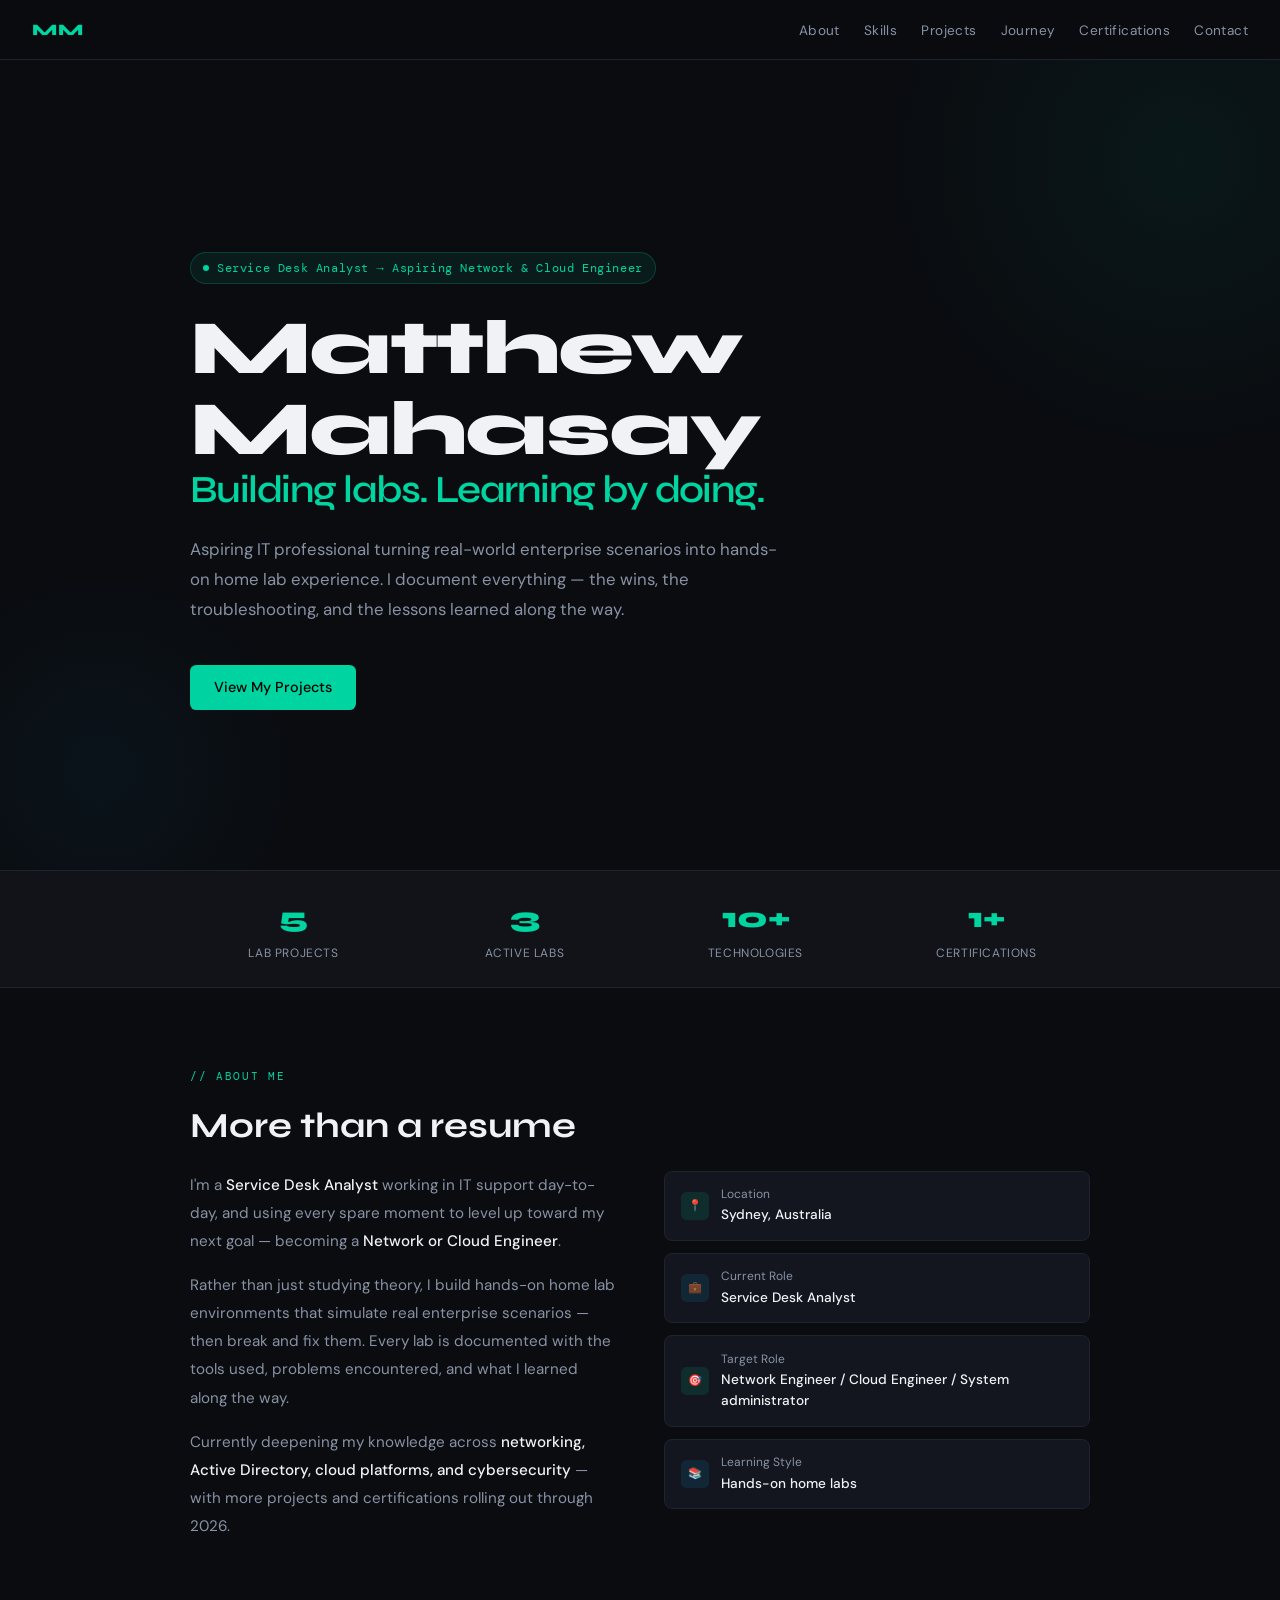
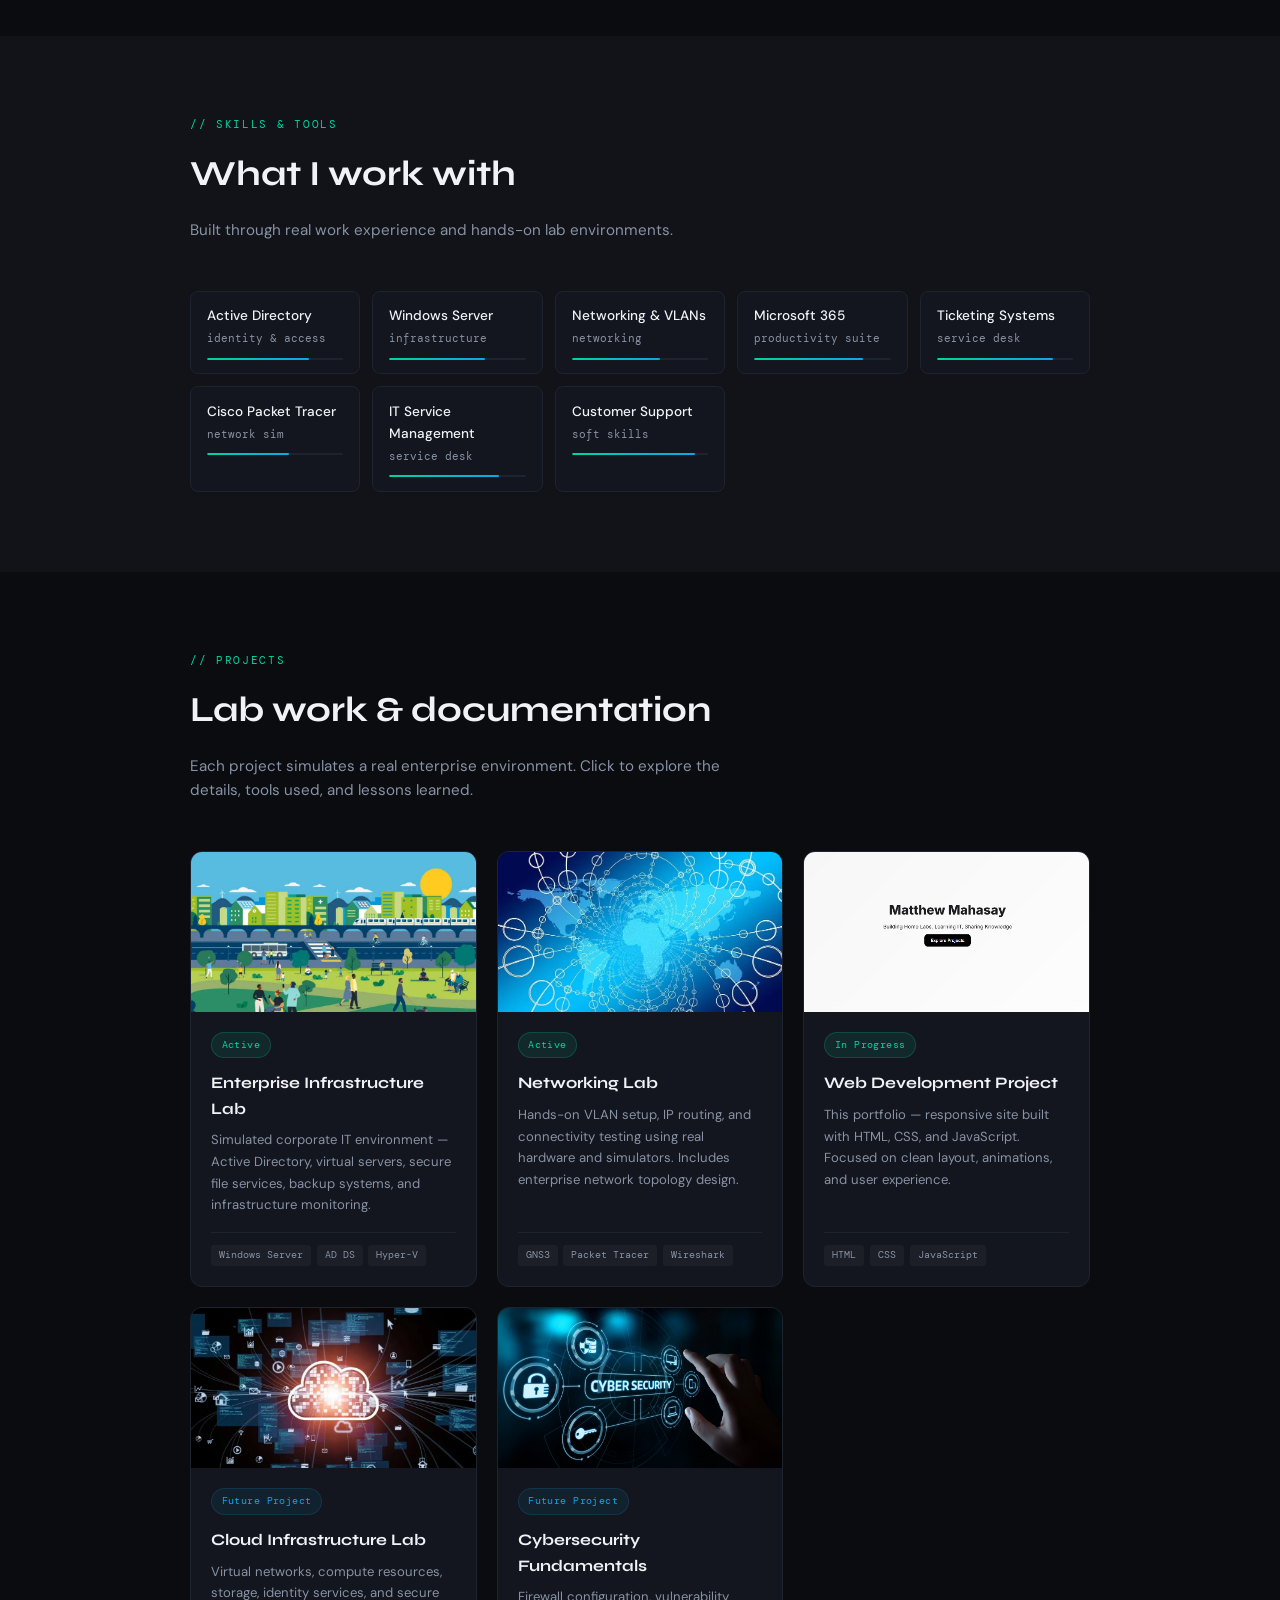
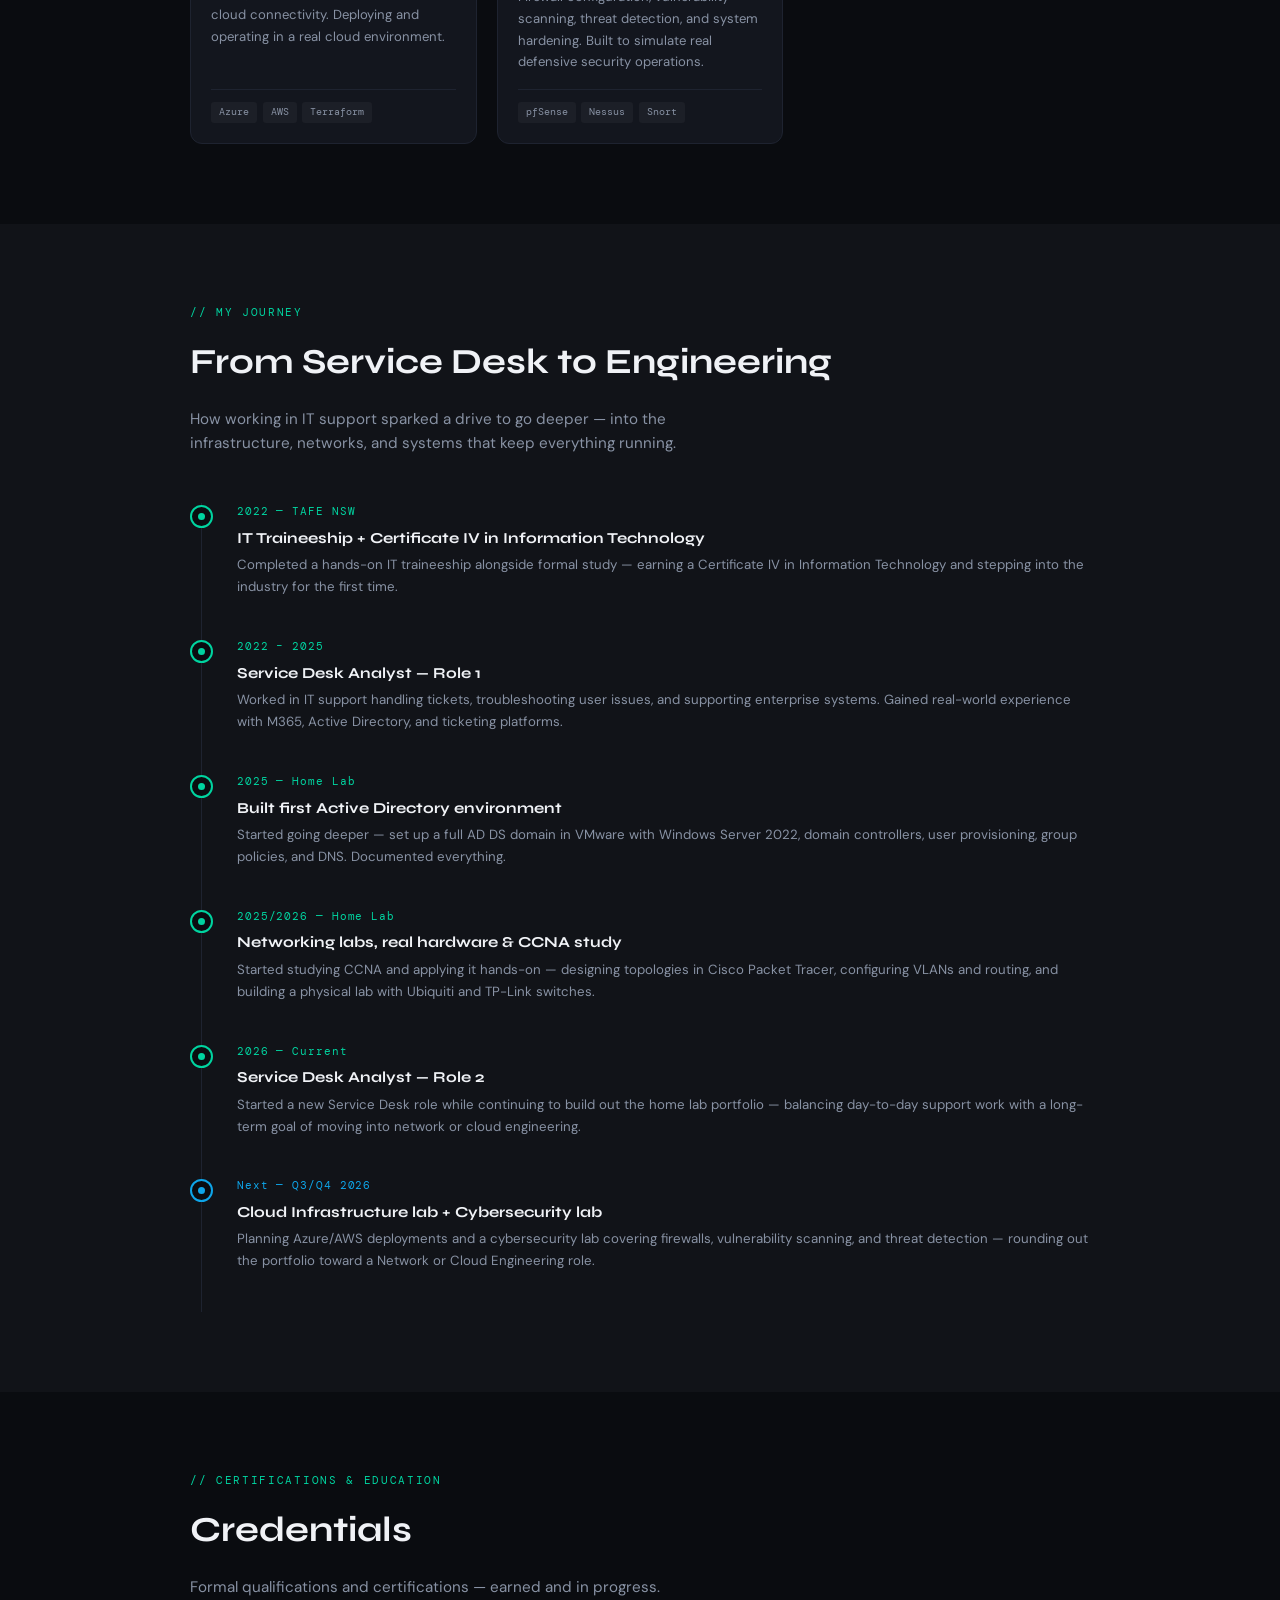
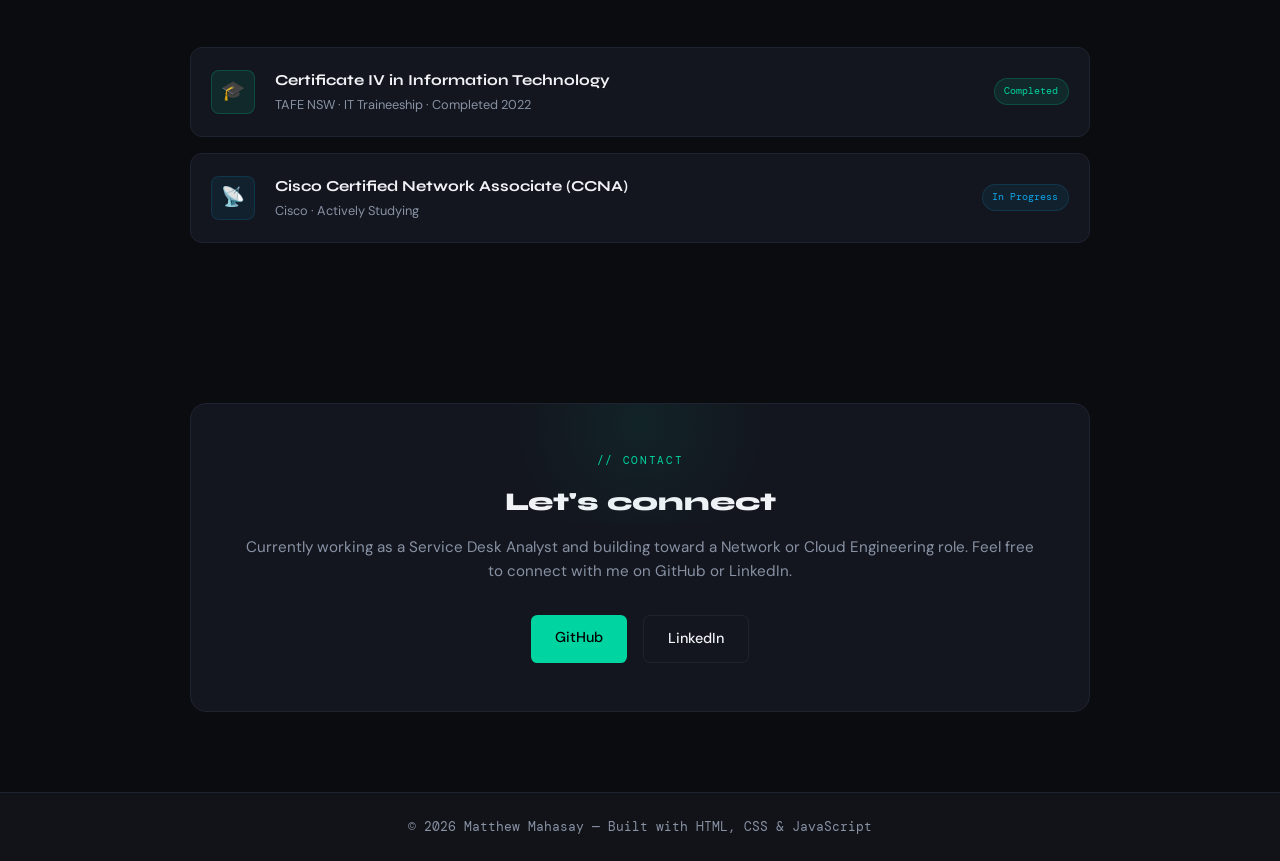
<file: index.html>
<!DOCTYPE html>
<html lang="en">
<head>
<meta charset="UTF-8">
<meta name="viewport" content="width=device-width, initial-scale=1.0">
<title>Matthew Mahasay — IT Portfolio</title>
<link href="https://fonts.googleapis.com/css2?family=DM+Mono:wght@400;500&family=Syne:wght@400;600;700;800&family=DM+Sans:wght@300;400;500&display=swap" rel="stylesheet">
<style>
*{margin:0;padding:0;box-sizing:border-box}
:root{
  --bg:#0a0c10;
  --bg2:#111318;
  --bg3:#181c24;
  --accent:#00d4a0;
  --accent2:#0ea5e9;
  --text:#f0f2f6;
  --muted:#8892a4;
  --border:#1e2330;
  --card:#13161e;
}
body{background:var(--bg);color:var(--text);font-family:'DM Sans',sans-serif;line-height:1.6;overflow-x:hidden}

/* NAV */
nav{position:sticky;top:0;z-index:100;background:rgba(10,12,16,0.85);backdrop-filter:blur(12px);border-bottom:1px solid var(--border);padding:0 2rem;display:flex;align-items:center;justify-content:space-between;height:60px}
.nav-logo{font-family:'Syne',sans-serif;font-weight:800;font-size:1rem;letter-spacing:0.05em;color:var(--accent)}
.nav-links{display:flex;gap:1.5rem;list-style:none}
.nav-links a{color:var(--muted);text-decoration:none;font-size:0.85rem;letter-spacing:0.03em;transition:color 0.2s}
.nav-links a:hover{color:var(--text)}

/* HERO */
.hero{min-height:90vh;display:flex;align-items:center;padding:4rem 2rem 2rem;position:relative;overflow:hidden}
.hero::before{content:'';position:absolute;top:-200px;right:-200px;width:600px;height:600px;background:radial-gradient(circle,rgba(0,212,160,0.06) 0%,transparent 70%);pointer-events:none}
.hero::after{content:'';position:absolute;bottom:-100px;left:-100px;width:400px;height:400px;background:radial-gradient(circle,rgba(14,165,233,0.05) 0%,transparent 70%);pointer-events:none}
.hero-inner{max-width:900px;margin:0 auto;width:100%}
.hero-tag{display:inline-flex;align-items:center;gap:0.5rem;background:rgba(0,212,160,0.08);border:1px solid rgba(0,212,160,0.2);color:var(--accent);font-size:0.75rem;font-family:'DM Mono',monospace;padding:0.35rem 0.75rem;border-radius:2rem;margin-bottom:1.5rem;letter-spacing:0.05em}
.hero-tag span{width:6px;height:6px;background:var(--accent);border-radius:50%;animation:pulse 2s infinite}
@keyframes pulse{0%,100%{opacity:1}50%{opacity:0.3}}
h1{font-family:'Syne',sans-serif;font-size:clamp(2.8rem,6vw,5rem);font-weight:800;line-height:1.05;letter-spacing:-0.02em;margin-bottom:1.5rem}
h1 .name{display:block}
h1 .tagline{display:block;color:var(--accent);font-size:clamp(1.4rem,3vw,2.4rem);font-weight:600}
.hero-desc{font-size:1.05rem;color:var(--muted);max-width:600px;line-height:1.8;margin-bottom:2.5rem}
.hero-cta{display:flex;gap:1rem;flex-wrap:wrap}
.btn{padding:0.7rem 1.5rem;border-radius:0.4rem;font-size:0.9rem;font-weight:500;text-decoration:none;transition:all 0.2s;cursor:pointer;border:none;font-family:'DM Sans',sans-serif}
.btn-primary{background:var(--accent);color:#000}
.btn-primary:hover{background:#00f0b8;transform:translateY(-1px)}
.btn-ghost{background:transparent;color:var(--text);border:1px solid var(--border)}
.btn-ghost:hover{border-color:var(--muted);transform:translateY(-1px)}

/* STATS BAR */
.stats-bar{background:var(--bg2);border-top:1px solid var(--border);border-bottom:1px solid var(--border);padding:1.5rem 2rem}
.stats-inner{max-width:900px;margin:0 auto;display:grid;grid-template-columns:repeat(auto-fit,minmax(140px,1fr));gap:1.5rem}
.stat{text-align:center}
.stat-num{font-family:'Syne',sans-serif;font-size:1.8rem;font-weight:800;color:var(--accent)}
.stat-label{font-size:0.75rem;color:var(--muted);letter-spacing:0.05em;text-transform:uppercase;margin-top:0.2rem}

/* SECTIONS */
section{padding:5rem 2rem}
.section-inner{max-width:900px;margin:0 auto}
.section-label{font-family:'DM Mono',monospace;font-size:0.7rem;color:var(--accent);letter-spacing:0.15em;text-transform:uppercase;margin-bottom:0.75rem}
.section-title{font-family:'Syne',sans-serif;font-size:clamp(1.6rem,3vw,2.2rem);font-weight:700;margin-bottom:1rem}
.section-sub{color:var(--muted);max-width:550px;margin-bottom:3rem;font-size:0.95rem}

/* ABOUT */
.about-grid{display:grid;grid-template-columns:1fr 1fr;gap:3rem;align-items:start}
@media(max-width:640px){.about-grid{grid-template-columns:1fr}}
.about-text p{color:var(--muted);line-height:1.85;margin-bottom:1rem;font-size:0.95rem}
.about-text p strong{color:var(--text);font-weight:500}
.about-facts{display:flex;flex-direction:column;gap:0.75rem}
.fact{display:flex;align-items:center;gap:0.75rem;padding:0.85rem 1rem;background:var(--card);border:1px solid var(--border);border-radius:0.5rem;font-size:0.85rem}
.fact-icon{width:28px;height:28px;border-radius:0.35rem;display:flex;align-items:center;justify-content:center;font-size:0.7rem;font-weight:700;flex-shrink:0}
.fact-icon.green{background:rgba(0,212,160,0.12);color:var(--accent)}
.fact-icon.blue{background:rgba(14,165,233,0.12);color:var(--accent2)}
.fact-label{color:var(--muted);font-size:0.75rem}
.fact-val{color:var(--text);font-weight:500}

/* SKILLS */
.skills-grid{display:grid;grid-template-columns:repeat(auto-fill,minmax(160px,1fr));gap:0.75rem}
.skill-chip{background:var(--card);border:1px solid var(--border);border-radius:0.5rem;padding:0.85rem 1rem;transition:border-color 0.2s,transform 0.2s}
.skill-chip:hover{border-color:rgba(0,212,160,0.3);transform:translateY(-2px)}
.skill-name{font-size:0.85rem;font-weight:500;margin-bottom:0.2rem}
.skill-type{font-size:0.7rem;color:var(--muted);font-family:'DM Mono',monospace}
.skill-bar{height:2px;background:var(--border);border-radius:1px;margin-top:0.6rem;overflow:hidden}
.skill-fill{height:100%;border-radius:1px;background:linear-gradient(90deg,var(--accent),var(--accent2))}

/* PROJECTS */
.projects-grid{display:grid;grid-template-columns:repeat(auto-fill,minmax(260px,1fr));gap:1.25rem}
.project-card{background:var(--card);border:1px solid var(--border);border-radius:0.75rem;overflow:hidden;transition:border-color 0.2s,transform 0.2s;text-decoration:none;display:flex;flex-direction:column}
.project-card:hover{border-color:rgba(0,212,160,0.25);transform:translateY(-3px)}
.card-img{width:100%;height:160px;object-fit:cover;background:var(--bg3);display:block}
.card-body{padding:1.25rem;flex:1;display:flex;flex-direction:column}
.card-badges{display:flex;gap:0.4rem;margin-bottom:0.75rem;flex-wrap:wrap}
.badge{font-size:0.65rem;padding:0.25rem 0.6rem;border-radius:2rem;font-family:'DM Mono',monospace;letter-spacing:0.04em}
.badge-active{background:rgba(0,212,160,0.1);color:var(--accent);border:1px solid rgba(0,212,160,0.2)}
.badge-soon{background:rgba(14,165,233,0.08);color:var(--accent2);border:1px solid rgba(14,165,233,0.15)}
.badge-done{background:rgba(255,255,255,0.05);color:var(--muted);border:1px solid var(--border)}
.card-title{font-family:'Syne',sans-serif;font-size:1rem;font-weight:700;color:var(--text);margin-bottom:0.5rem}
.card-desc{font-size:0.82rem;color:var(--muted);line-height:1.65;flex:1}
.card-tools{margin-top:1rem;padding-top:0.75rem;border-top:1px solid var(--border);display:flex;gap:0.35rem;flex-wrap:wrap}
.tool-tag{font-size:0.65rem;color:var(--muted);font-family:'DM Mono',monospace;padding:0.15rem 0.5rem;background:rgba(255,255,255,0.04);border-radius:0.2rem}

/* TIMELINE */
.timeline{display:flex;flex-direction:column;gap:0;position:relative}
.timeline::before{content:'';position:absolute;left:11px;top:0;bottom:0;width:1px;background:var(--border)}
.tl-item{display:flex;gap:1.5rem;padding-bottom:2.5rem;position:relative}
.tl-dot{width:23px;height:23px;border-radius:50%;border:2px solid var(--accent);background:var(--bg);flex-shrink:0;margin-top:2px;display:flex;align-items:center;justify-content:center;z-index:1}
.tl-dot-inner{width:7px;height:7px;border-radius:50%;background:var(--accent)}

.tl-date{font-family:'DM Mono',monospace;font-size:0.7rem;color:var(--accent);letter-spacing:0.08em;margin-bottom:0.3rem}
.tl-title{font-family:'Syne',sans-serif;font-weight:700;font-size:0.95rem;margin-bottom:0.25rem}
.tl-desc{font-size:0.83rem;color:var(--muted);line-height:1.65}

/* CONTACT */
.contact-box{background:var(--card);border:1px solid var(--border);border-radius:1rem;padding:3rem;text-align:center;position:relative;overflow:hidden}
.contact-box::before{content:'';position:absolute;top:-80px;left:50%;transform:translateX(-50%);width:300px;height:200px;background:radial-gradient(circle,rgba(0,212,160,0.07),transparent 70%);pointer-events:none}
.contact-box h3{font-family:'Syne',sans-serif;font-size:1.6rem;font-weight:800;margin-bottom:0.75rem}
.contact-box p{color:var(--muted);margin-bottom:2rem;font-size:0.95rem}
.contact-links{display:flex;justify-content:center;gap:1rem;flex-wrap:wrap}

/* FOOTER */
footer{background:var(--bg2);border-top:1px solid var(--border);padding:1.5rem 2rem;text-align:center;font-size:0.8rem;color:var(--muted);font-family:'DM Mono',monospace}

/* CERT ROWS WITH TOOLTIP */
.cert-row{display:flex;align-items:center;gap:1.25rem;padding:1.25rem;background:var(--card);border:1px solid var(--border);border-radius:0.75rem;position:relative;cursor:default;transition:border-color 0.2s}
.cert-row:hover{border-color:rgba(0,212,160,0.25)}
.cert-row::after{content:attr(data-tooltip);position:absolute;bottom:calc(100% + 8px);left:0;right:0;background:#1e2330;color:#c8d0dc;font-size:0.75rem;font-family:'DM Sans',sans-serif;line-height:1.6;padding:0.65rem 0.9rem;border-radius:0.4rem;border:1px solid var(--border);opacity:0;pointer-events:none;transition:opacity 0.2s;z-index:10}
.cert-row:hover::after{opacity:1}
</style>
</head>
<body>

<nav>
  <span class="nav-logo">MM</span>
  <ul class="nav-links">
    <li><a href="#about">About</a></li>
    <li><a href="#skills">Skills</a></li>
    <li><a href="#projects">Projects</a></li>
    <li><a href="#journey">Journey</a></li>
    <li><a href="#certs">Certifications</a></li>
    <li><a href="#contact">Contact</a></li>
  </ul>
</nav>

<!-- HERO -->
<section class="hero">
  <div class="hero-inner">
    <div class="hero-tag"><span></span>Service Desk Analyst → Aspiring Network & Cloud Engineer</div>
    <h1>
      <span class="name">Matthew Mahasay</span>
      <span class="tagline">Building labs. Learning by doing.</span>
    </h1>
    <p class="hero-desc">
      Aspiring IT professional turning real-world enterprise scenarios into hands-on home lab experience.
      I document everything — the wins, the troubleshooting, and the lessons learned along the way.
    </p>
    <div class="hero-cta">
      <a href="#projects" class="btn btn-primary">View My Projects</a>

    </div>
  </div>
</section>

<!-- STATS -->
<div class="stats-bar">
  <div class="stats-inner">
    <div class="stat">
      <div class="stat-num">5</div>
      <div class="stat-label">Lab Projects</div>
    </div>
    <div class="stat">
      <div class="stat-num">3</div>
      <div class="stat-label">Active Labs</div>
    </div>
    <div class="stat">
      <div class="stat-num">10+</div>
      <div class="stat-label">Technologies</div>
    </div>
    <div class="stat">
      <div class="stat-num">1+</div>
      <div class="stat-label">Certifications</div>
    </div>
  </div>
</div>

<!-- ABOUT -->
<section id="about" style="background:var(--bg)">
  <div class="section-inner">
    <div class="section-label">// about me</div>
    <h2 class="section-title">More than a resume</h2>
    <div class="about-grid">
      <div class="about-text">
        <p>I'm a <strong>Service Desk Analyst</strong> working in IT support day-to-day, and using every spare moment to level up toward my next goal — becoming a <strong>Network or Cloud Engineer</strong>.</p>
        <p>Rather than just studying theory, I build hands-on home lab environments that simulate real enterprise scenarios — then break and fix them. Every lab is documented with the tools used, problems encountered, and what I learned along the way.</p>
        <p>Currently deepening my knowledge across <strong>networking, Active Directory, cloud platforms, and cybersecurity</strong> — with more projects and certifications rolling out through 2026.</p>
      </div>
      <div class="about-facts">
        <div class="fact">
          <div class="fact-icon green">📍</div>
          <div>
            <div class="fact-label">Location</div>
            <div class="fact-val">Sydney, Australia</div>
          </div>
        </div>
        <div class="fact">
          <div class="fact-icon blue">💼</div>
          <div>
            <div class="fact-label">Current Role</div>
            <div class="fact-val">Service Desk Analyst</div>
          </div>
        </div>
        <div class="fact">
          <div class="fact-icon green">🎯</div>
          <div>
            <div class="fact-label">Target Role</div>
            <div class="fact-val">Network Engineer / Cloud Engineer / System administrator</div>
          </div>
        </div>
        <div class="fact">
          <div class="fact-icon blue">📚</div>
          <div>
            <div class="fact-label">Learning Style</div>
            <div class="fact-val">Hands-on home labs</div>
          </div>
        </div>
      </div>
    </div>
  </div>
</section>

<!-- SKILLS -->
<section id="skills" style="background:var(--bg2)">
  <div class="section-inner">
    <div class="section-label">// skills & tools</div>
    <h2 class="section-title">What I work with</h2>
    <p class="section-sub">Built through real work experience and hands-on lab environments.</p>
    <div class="skills-grid">
      <div class="skill-chip">
        <div class="skill-name">Active Directory</div>
        <div class="skill-type">identity & access</div>
        <div class="skill-bar"><div class="skill-fill" style="width:75%"></div></div>
      </div>
      <div class="skill-chip">
        <div class="skill-name">Windows Server</div>
        <div class="skill-type">infrastructure</div>
        <div class="skill-bar"><div class="skill-fill" style="width:70%"></div></div>
      </div>
      <div class="skill-chip">
        <div class="skill-name">Networking & VLANs</div>
        <div class="skill-type">networking</div>
        <div class="skill-bar"><div class="skill-fill" style="width:65%"></div></div>
      </div>
      <div class="skill-chip">
        <div class="skill-name">Microsoft 365</div>
        <div class="skill-type">productivity suite</div>
        <div class="skill-bar"><div class="skill-fill" style="width:80%"></div></div>
      </div>
      <div class="skill-chip">
        <div class="skill-name">Ticketing Systems</div>
        <div class="skill-type">service desk</div>
        <div class="skill-bar"><div class="skill-fill" style="width:85%"></div></div>
      </div>
      <div class="skill-chip">
        <div class="skill-name">Cisco Packet Tracer</div>
        <div class="skill-type">network sim</div>
        <div class="skill-bar"><div class="skill-fill" style="width:60%"></div></div>
      </div>
      <div class="skill-chip">
        <div class="skill-name">IT Service Management</div>
        <div class="skill-type">service desk</div>
        <div class="skill-bar"><div class="skill-fill" style="width:80%"></div></div>
      </div>
      <div class="skill-chip">
        <div class="skill-name">Customer Support</div>
        <div class="skill-type">soft skills</div>
        <div class="skill-bar"><div class="skill-fill" style="width:90%"></div></div>
      </div>
    </div>
  </div>
</section>

<!-- PROJECTS -->
<section id="projects" style="background:var(--bg)">
  <div class="section-inner">
    <div class="section-label">// projects</div>
    <h2 class="section-title">Lab work & documentation</h2>
    <p class="section-sub">Each project simulates a real enterprise environment. Click to explore the details, tools used, and lessons learned.</p>
    <div class="projects-grid">

      <a href="pages/Enterprise Infrastructure.html" class="project-card">
        <img class="card-img" src="images/project1.png" alt="Enterprise Infrastructure">
        <div class="card-body">
          <div class="card-badges"><span class="badge badge-active">Active</span></div>
          <div class="card-title">Enterprise Infrastructure Lab</div>
          <div class="card-desc">Simulated corporate IT environment — Active Directory, virtual servers, secure file services, backup systems, and infrastructure monitoring.</div>
          <div class="card-tools">
            <span class="tool-tag">Windows Server</span>
            <span class="tool-tag">AD DS</span>
            <span class="tool-tag">Hyper-V</span>
          </div>
        </div>
      </a>

      <a href="pages/Networking.html" class="project-card">
        <img class="card-img" src="images/project2.png" alt="Networking">
        <div class="card-body">
          <div class="card-badges"><span class="badge badge-active">Active</span></div>
          <div class="card-title">Networking Lab</div>
          <div class="card-desc">Hands-on VLAN setup, IP routing, and connectivity testing using real hardware and simulators. Includes enterprise network topology design.</div>
          <div class="card-tools">
            <span class="tool-tag">GNS3</span>
            <span class="tool-tag">Packet Tracer</span>
            <span class="tool-tag">Wireshark</span>
          </div>
        </div>
      </a>

      <a href="https://github.com/MatthewPortfolioTech/homelab.git" target="_blank" rel="noopener" class="project-card">
        <img class="card-img" src="images/Website.png" alt="Web Dev">
        <div class="card-body">
          <div class="card-badges"><span class="badge badge-active">In Progress</span></div>
          <div class="card-title">Web Development Project</div>
          <div class="card-desc">This portfolio — responsive site built with HTML, CSS, and JavaScript. Focused on clean layout, animations, and user experience.</div>
          <div class="card-tools">
            <span class="tool-tag">HTML</span>
            <span class="tool-tag">CSS</span>
            <span class="tool-tag">JavaScript</span>
          </div>
        </div>
      </a>

      <a href="pages/Cloud Infrastructure.html" class="project-card">
        <img class="card-img" src="images/project3.png" alt="Cloud">
        <div class="card-body">
          <div class="card-badges"><span class="badge badge-soon">Future Project</span></div>
          <div class="card-title">Cloud Infrastructure Lab</div>
          <div class="card-desc">Virtual networks, compute resources, storage, identity services, and secure cloud connectivity. Deploying and operating in a real cloud environment.</div>
          <div class="card-tools">
            <span class="tool-tag">Azure</span>
            <span class="tool-tag">AWS</span>
            <span class="tool-tag">Terraform</span>
          </div>
        </div>
      </a>

      <a href="pages/Cybersecurity.html" class="project-card">
        <img class="card-img" src="images/project4.png" alt="Cybersecurity">
        <div class="card-body">
          <div class="card-badges"><span class="badge badge-soon">Future Project</span></div>
          <div class="card-title">Cybersecurity Fundamentals</div>
          <div class="card-desc">Firewall configuration, vulnerability scanning, threat detection, and system hardening. Built to simulate real defensive security operations.</div>
          <div class="card-tools">
            <span class="tool-tag">pfSense</span>
            <span class="tool-tag">Nessus</span>
            <span class="tool-tag">Snort</span>
          </div>
        </div>
      </a>

    </div>
  </div>
</section>

<!-- JOURNEY / TIMELINE -->
<section id="journey" style="background:var(--bg2)">
  <div class="section-inner">
    <div class="section-label">// my journey</div>
    <h2 class="section-title">From Service Desk to Engineering</h2>
    <p class="section-sub">How working in IT support sparked a drive to go deeper — into the infrastructure, networks, and systems that keep everything running.</p>
    <div class="timeline">
      <div class="tl-item">
        <div class="tl-dot"><div class="tl-dot-inner"></div></div>
        <div class="tl-content">
          <div class="tl-date">2022 — TAFE NSW</div>
          <div class="tl-title">IT Traineeship + Certificate IV in Information Technology</div>
          <div class="tl-desc">Completed a hands-on IT traineeship alongside formal study — earning a Certificate IV in Information Technology and stepping into the industry for the first time.</div>
        </div>
      </div>
      <div class="tl-item">
        <div class="tl-dot"><div class="tl-dot-inner"></div></div>
        <div class="tl-content">
          <div class="tl-date">2022 – 2025</div>
          <div class="tl-title">Service Desk Analyst — Role 1</div>
          <div class="tl-desc">Worked in IT support handling tickets, troubleshooting user issues, and supporting enterprise systems. Gained real-world experience with M365, Active Directory, and ticketing platforms.</div>
        </div>
      </div>
      <div class="tl-item">
        <div class="tl-dot"><div class="tl-dot-inner"></div></div>
        <div class="tl-content">
          <div class="tl-date">2025 — Home Lab</div>
          <div class="tl-title">Built first Active Directory environment</div>
          <div class="tl-desc">Started going deeper — set up a full AD DS domain in VMware with Windows Server 2022, domain controllers, user provisioning, group policies, and DNS. Documented everything.</div>
        </div>
      </div>
      <div class="tl-item">
        <div class="tl-dot"><div class="tl-dot-inner"></div></div>
        <div class="tl-content">
          <div class="tl-date">2025/2026 — Home Lab</div>
          <div class="tl-title">Networking labs, real hardware & CCNA study</div>
          <div class="tl-desc">Started studying CCNA and applying it hands-on — designing topologies in Cisco Packet Tracer, configuring VLANs and routing, and building a physical lab with Ubiquiti and TP-Link switches.</div>
        </div>
      </div>
      <div class="tl-item">
        <div class="tl-dot"><div class="tl-dot-inner"></div></div>
        <div class="tl-content">
          <div class="tl-date">2026 — Current</div>
          <div class="tl-title">Service Desk Analyst — Role 2</div>
          <div class="tl-desc">Started a new Service Desk role while continuing to build out the home lab portfolio — balancing day-to-day support work with a long-term goal of moving into network or cloud engineering.</div>
        </div>
      </div>
      <div class="tl-item">
        <div class="tl-dot" style="border-color:var(--accent2)"><div class="tl-dot-inner" style="background:var(--accent2)"></div></div>
        <div class="tl-content">
          <div class="tl-date" style="color:var(--accent2)">Next — Q3/Q4 2026</div>
          <div class="tl-title">Cloud Infrastructure lab + Cybersecurity lab</div>
          <div class="tl-desc">Planning Azure/AWS deployments and a cybersecurity lab covering firewalls, vulnerability scanning, and threat detection — rounding out the portfolio toward a Network or Cloud Engineering role.</div>
        </div>
      </div>
    </div>
  </div>
</section>

<!-- CERTIFICATIONS -->
<section id="certs" style="background:var(--bg)">
  <div class="section-inner">
    <div class="section-label">// certifications & education</div>
    <h2 class="section-title">Credentials</h2>
    <p class="section-sub">Formal qualifications and certifications — earned and in progress.</p>
    <div style="display:flex;flex-direction:column;gap:1rem">

      <div class="cert-row" data-tooltip="Completed via IT Traineeship — covered networking fundamentals, hardware, software support and systems administration.">
        <div style="width:44px;height:44px;border-radius:0.5rem;background:rgba(0,212,160,0.1);border:1px solid rgba(0,212,160,0.2);display:flex;align-items:center;justify-content:center;font-size:1.2rem;flex-shrink:0">🎓</div>
        <div style="flex:1">
          <div style="font-family:'Syne',sans-serif;font-weight:700;font-size:0.95rem;margin-bottom:0.2rem">Certificate IV in Information Technology</div>
          <div style="font-size:0.8rem;color:var(--muted)">TAFE NSW · IT Traineeship · Completed 2022</div>
        </div>
        <span style="font-size:0.65rem;padding:0.25rem 0.6rem;border-radius:2rem;font-family:'DM Mono',monospace;background:rgba(0,212,160,0.1);color:var(--accent);border:1px solid rgba(0,212,160,0.2)">Completed</span>
      </div>

      <div class="cert-row" data-tooltip="Actively studying CCNA — applying concepts hands-on through Cisco Packet Tracer labs, GNS3, and physical networking hardware.">
        <div style="width:44px;height:44px;border-radius:0.5rem;background:rgba(14,165,233,0.08);border:1px solid rgba(14,165,233,0.15);display:flex;align-items:center;justify-content:center;font-size:1.2rem;flex-shrink:0">📡</div>
        <div style="flex:1">
          <div style="font-family:'Syne',sans-serif;font-weight:700;font-size:0.95rem;margin-bottom:0.2rem">Cisco Certified Network Associate (CCNA)</div>
          <div style="font-size:0.8rem;color:var(--muted)">Cisco · Actively Studying</div>
        </div>
        <span style="font-size:0.65rem;padding:0.25rem 0.6rem;border-radius:2rem;font-family:'DM Mono',monospace;background:rgba(14,165,233,0.08);color:var(--accent2);border:1px solid rgba(14,165,233,0.15)">In Progress</span>
      </div>

    </div>
  </div>
</section>

<!-- CONTACT -->
<section id="contact" style="background:var(--bg)">
  <div class="section-inner">
    <div class="contact-box">
      <div class="section-label" style="justify-content:center;display:block;margin-bottom:0.75rem">// contact</div>
      <h3>Let's connect</h3>
      <p>Currently working as a Service Desk Analyst and building toward a Network or Cloud Engineering role. Feel free to connect with me on GitHub or LinkedIn.</p>
      <div class="contact-links">
        <a href="https://github.com/MatthewPortfolioTech/homelab" target="_blank" rel="noopener" class="btn btn-primary">GitHub</a>
        <a href="https://linkedin.com" target="_blank" rel="noopener" class="btn btn-ghost">LinkedIn</a>
      </div>
    </div>
  </div>
</section>

<footer>
  © 2026 Matthew Mahasay — Built with HTML, CSS & JavaScript
</footer>

</body>
</html>
</file>
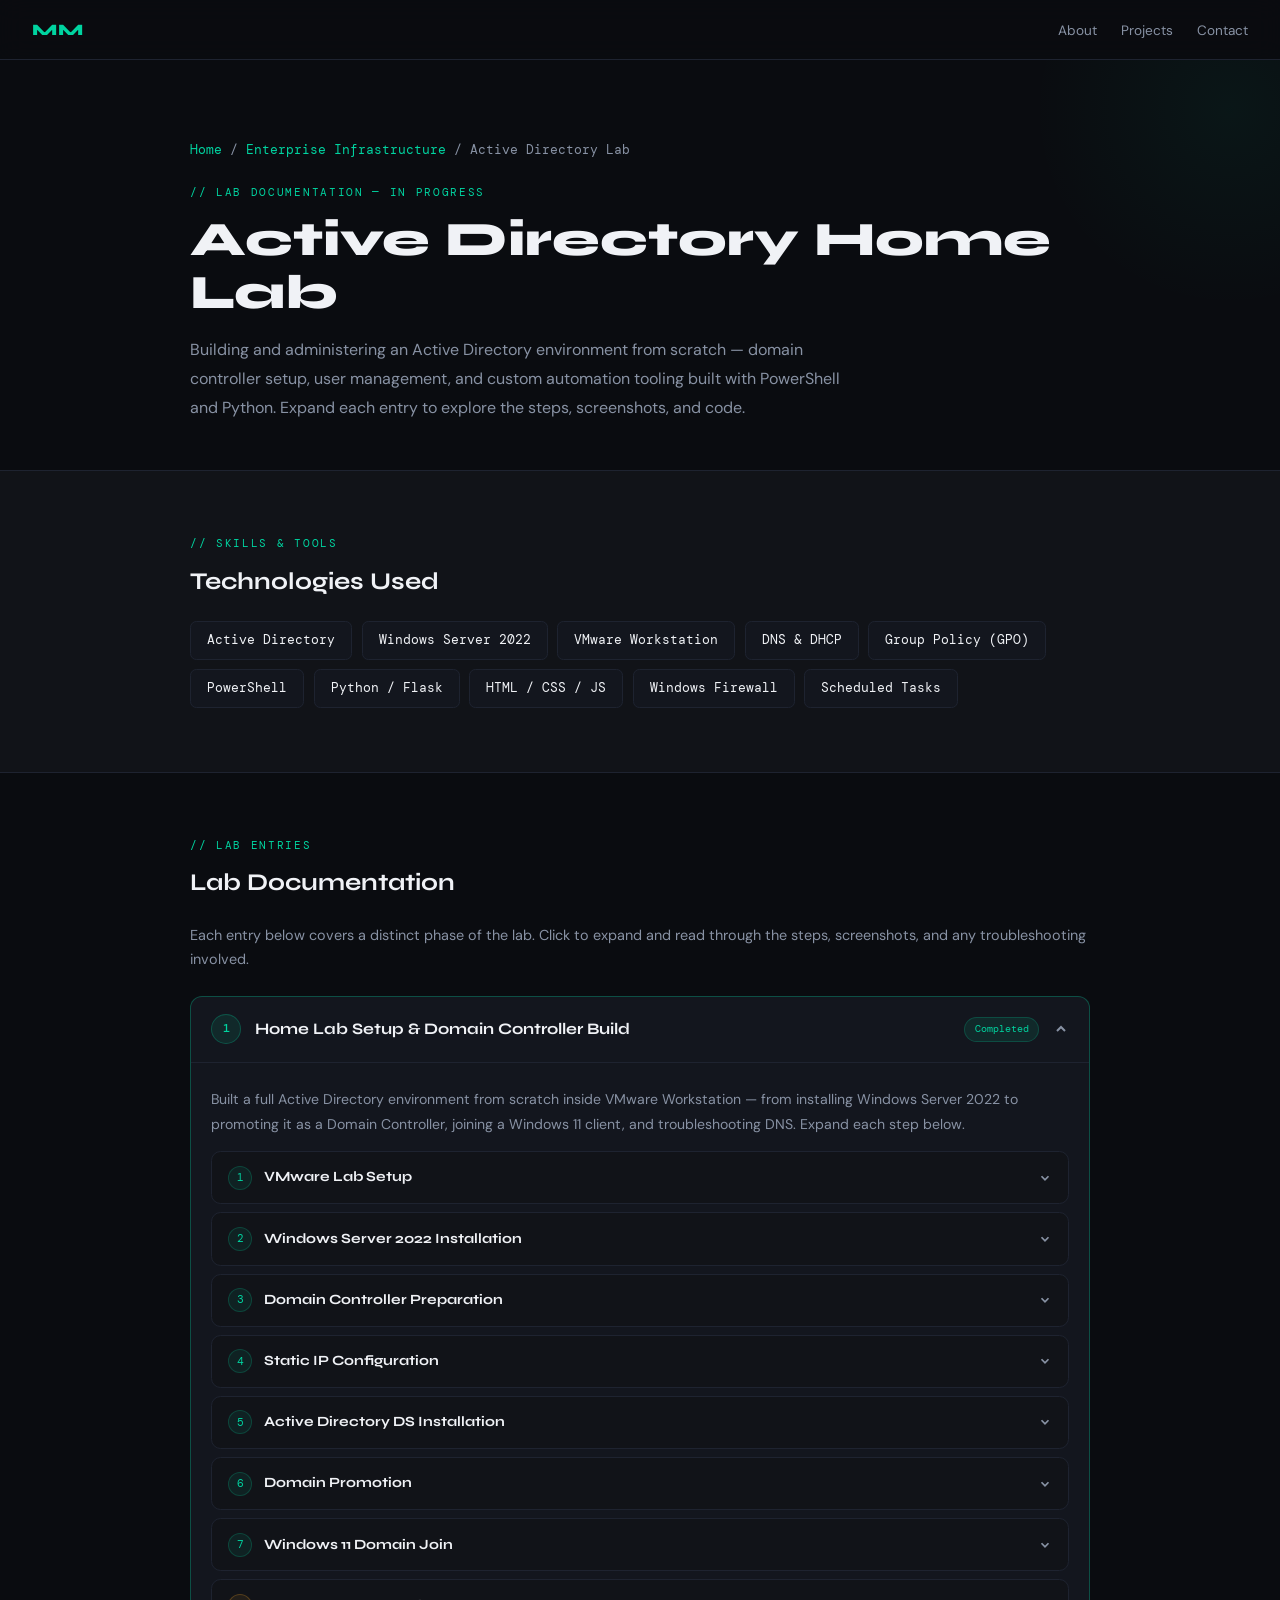
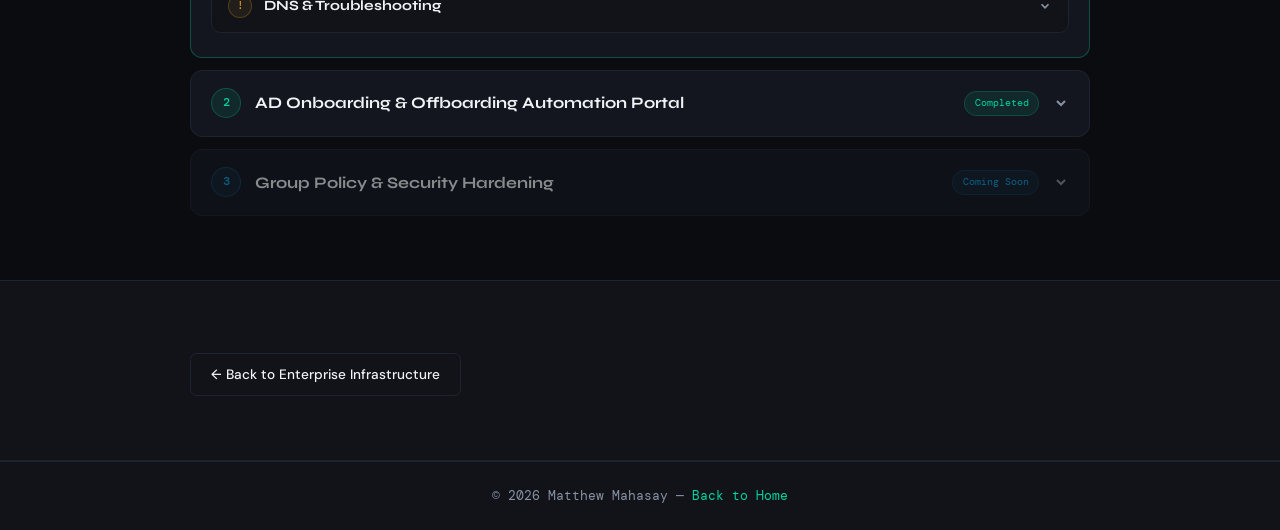
<file: pages/ad-lab.html>
<!DOCTYPE html>
<html lang="en">
<head>
<meta charset="UTF-8">
<meta name="viewport" content="width=device-width, initial-scale=1.0">
<title>Active Directory Lab — Matthew Mahasay</title>
<link href="https://fonts.googleapis.com/css2?family=DM+Mono:wght@400;500&family=Syne:wght@400;600;700;800&family=DM+Sans:wght@300;400;500&display=swap" rel="stylesheet">
<style>
*{margin:0;padding:0;box-sizing:border-box}
:root{--bg:#0a0c10;--bg2:#111318;--bg3:#181c24;--accent:#00d4a0;--accent2:#0ea5e9;--text:#f0f2f6;--muted:#8892a4;--border:#1e2330;--card:#13161e}
html{scroll-behavior:smooth}
body{background:var(--bg);color:var(--text);font-family:'DM Sans',sans-serif;line-height:1.6;overflow-x:hidden;display:flex;flex-direction:column;min-height:100vh}
main{flex:1}

nav{position:sticky;top:0;z-index:100;background:rgba(10,12,16,0.9);backdrop-filter:blur(12px);border-bottom:1px solid var(--border);padding:0 2rem;display:flex;align-items:center;justify-content:space-between;height:60px}
.nav-logo{font-family:'Syne',sans-serif;font-weight:800;font-size:1rem;letter-spacing:0.05em;color:var(--accent);text-decoration:none}
.nav-links{display:flex;gap:1.5rem;list-style:none}
.nav-links a{color:var(--muted);text-decoration:none;font-size:0.85rem;transition:color 0.2s}
.nav-links a:hover{color:var(--text)}

.page-hero{padding:5rem 2rem 3rem;border-bottom:1px solid var(--border);background:var(--bg);position:relative;overflow:hidden}
.page-hero::before{content:'';position:absolute;top:-150px;right:-150px;width:400px;height:400px;background:radial-gradient(circle,rgba(0,212,160,0.05) 0%,transparent 70%);pointer-events:none}
.page-hero-inner{max-width:900px;margin:0 auto}
.breadcrumb{display:flex;align-items:center;gap:0.5rem;margin-bottom:1.5rem;font-size:0.8rem;font-family:'DM Mono',monospace}
.breadcrumb a{color:var(--accent);text-decoration:none}
.breadcrumb a:hover{text-decoration:underline}
.breadcrumb span{color:var(--muted)}
.page-label{font-family:'DM Mono',monospace;font-size:0.7rem;color:var(--accent);letter-spacing:0.15em;text-transform:uppercase;margin-bottom:0.75rem}
.page-hero h1{font-family:'Syne',sans-serif;font-size:clamp(2rem,4vw,3rem);font-weight:800;line-height:1.1;margin-bottom:1rem}
.page-hero p{color:var(--muted);max-width:650px;font-size:1rem;line-height:1.8}

.section{padding:4rem 2rem;border-bottom:1px solid var(--border)}
.section-inner{max-width:900px;margin:0 auto}
.section-label{font-family:'DM Mono',monospace;font-size:0.7rem;color:var(--accent);letter-spacing:0.15em;text-transform:uppercase;margin-bottom:0.6rem}
.section h2{font-family:'Syne',sans-serif;font-size:1.5rem;font-weight:700;margin-bottom:1.25rem}

.skills-wrap{display:flex;flex-wrap:wrap;gap:0.6rem}
.skill-chip{background:var(--card);border:1px solid var(--border);border-radius:0.4rem;padding:0.5rem 1rem;font-size:0.8rem;color:var(--text);font-family:'DM Mono',monospace;transition:border-color 0.2s}
.skill-chip:hover{border-color:rgba(0,212,160,0.3)}

/* TOP-LEVEL ACCORDION (Lab entries) */
.acc{display:flex;flex-direction:column;gap:0.75rem}
.acc-item{background:var(--card);border:1px solid var(--border);border-radius:0.75rem;overflow:hidden;transition:border-color 0.2s}
.acc-item.open{border-color:rgba(0,212,160,0.3)}
.acc-header{display:flex;align-items:center;gap:0.85rem;padding:1.1rem 1.25rem;cursor:pointer;user-select:none}
.acc-header:hover .acc-title{color:var(--accent)}
.acc-num{width:30px;height:30px;border-radius:50%;background:rgba(0,212,160,0.1);border:1px solid rgba(0,212,160,0.25);color:var(--accent);font-family:'DM Mono',monospace;font-size:0.72rem;display:flex;align-items:center;justify-content:center;flex-shrink:0;font-weight:500}
.acc-title{font-family:'Syne',sans-serif;font-size:1rem;font-weight:700;color:var(--text);flex:1;transition:color 0.2s}
.acc-badge{font-size:0.62rem;padding:0.22rem 0.6rem;border-radius:2rem;font-family:'DM Mono',monospace;white-space:nowrap;flex-shrink:0}
.acc-badge.done{background:rgba(0,212,160,0.1);color:var(--accent);border:1px solid rgba(0,212,160,0.2)}
.acc-badge.soon{background:rgba(14,165,233,0.08);color:var(--accent2);border:1px solid rgba(14,165,233,0.15)}
.acc-arrow{width:16px;height:16px;color:var(--muted);transition:transform 0.25s;flex-shrink:0}
.acc-item.open .acc-arrow{transform:rotate(180deg)}
.acc-body{max-height:0;overflow:hidden;transition:max-height 0.4s ease}
.acc-item.open .acc-body{max-height:9000px}
.acc-inner{padding:1.5rem 1.25rem;border-top:1px solid var(--border)}

/* INNER STEP ACCORDIONS */
.steps-acc{display:flex;flex-direction:column;gap:0.5rem;margin-top:0.5rem}
.step-item{background:var(--bg2);border:1px solid var(--border);border-radius:0.6rem;overflow:hidden;transition:border-color 0.2s}
.step-item.open{border-color:rgba(0,212,160,0.2)}
.step-header{display:flex;align-items:center;gap:0.75rem;padding:0.85rem 1rem;cursor:pointer;user-select:none}
.step-header:hover .step-title{color:var(--accent)}
.step-num{width:24px;height:24px;border-radius:50%;background:rgba(0,212,160,0.08);border:1px solid rgba(0,212,160,0.2);color:var(--accent);font-family:'DM Mono',monospace;font-size:0.68rem;display:flex;align-items:center;justify-content:center;flex-shrink:0}
.step-num.warn{background:rgba(239,159,39,0.08);border-color:rgba(239,159,39,0.25);color:#ef9f27}
.step-title{font-family:'Syne',sans-serif;font-size:0.88rem;font-weight:700;color:var(--text);flex:1;transition:color 0.2s}
.step-arrow{width:14px;height:14px;color:var(--muted);transition:transform 0.2s;flex-shrink:0}
.step-item.open .step-arrow{transform:rotate(180deg)}
.step-body{max-height:0;overflow:hidden;transition:max-height 0.3s ease}
.step-item.open .step-body{max-height:3000px}
.step-inner{padding:1rem;border-top:1px solid var(--border)}
.step-inner p{color:var(--muted);font-size:0.85rem;line-height:1.8;margin-bottom:0.75rem}
.step-inner p:last-child{margin-bottom:0}
.step-inner p strong{color:var(--text);font-weight:500}
.step-inner pre{background:var(--bg);border:1px solid var(--border);border-radius:0.4rem;padding:0.75rem 1rem;font-family:'DM Mono',monospace;font-size:0.76rem;color:var(--accent);line-height:1.8;margin:0.75rem 0;overflow-x:auto;white-space:pre}
.step-img-grid{display:grid;grid-template-columns:repeat(auto-fill,minmax(200px,1fr));gap:0.6rem;margin:0.75rem 0}
.step-img-grid img{width:100%;height:170px;object-fit:cover;border-radius:0.4rem;border:1px solid var(--border);display:block}
.fix-box{display:flex;gap:0.75rem;align-items:flex-start;padding:0.75rem 1rem;background:var(--bg);border-left:2px solid #ef9f27;border-radius:0 0.4rem 0.4rem 0;margin:0.75rem 0}
.fix-label{font-size:0.65rem;color:#ef9f27;font-family:'DM Mono',monospace;font-weight:500;flex-shrink:0;margin-top:3px;letter-spacing:0.08em;text-transform:uppercase}
.fix-text{font-size:0.82rem;color:var(--muted);line-height:1.65}
.fix-text code{font-family:'DM Mono',monospace;color:var(--accent);font-size:0.76rem}

/* CODE BLOCK for automation section */
.code-block{background:var(--bg);border:1px solid var(--border);border-radius:0.5rem;overflow:hidden;margin:1rem 0}
.code-block-header{display:flex;align-items:center;justify-content:space-between;padding:0.6rem 1rem;border-bottom:1px solid var(--border);background:var(--bg3)}
.code-block-lang{font-family:'DM Mono',monospace;font-size:0.68rem;color:var(--muted);letter-spacing:0.08em}
.code-block-name{font-family:'DM Mono',monospace;font-size:0.68rem;color:var(--accent2)}
.code-block pre{padding:1rem;font-family:'DM Mono',monospace;font-size:0.75rem;color:#c8d8e8;line-height:1.85;overflow-x:auto;white-space:pre;margin:0}
.code-kw{color:#00d4a0}
.code-cm{color:#4a5568;font-style:italic}
.code-str{color:#f6c90e}
.code-var{color:#0ea5e9}
.code-fn{color:#f0a0d0}

.acc-inner p{color:var(--muted);font-size:0.88rem;line-height:1.8;margin-bottom:0.85rem}
.acc-inner p strong{color:var(--text);font-weight:500}
.acc-inner h3{font-family:'Syne',sans-serif;font-size:1rem;font-weight:700;color:var(--text);margin:1.25rem 0 0.5rem}
.acc-inner ul{color:var(--muted);font-size:0.85rem;line-height:1.9;padding-left:1.25rem}
.acc-inner ul li{margin-bottom:0.2rem}
.acc-sub-label{font-family:'DM Mono',monospace;font-size:0.68rem;color:var(--accent2);letter-spacing:0.1em;text-transform:uppercase;margin:1.25rem 0 0.5rem;display:block}

.next-steps{display:flex;flex-direction:column;gap:0.5rem}
.next-item{display:flex;align-items:center;gap:0.75rem;padding:0.6rem 0;border-bottom:1px solid var(--border);font-size:0.88rem;color:var(--muted)}
.next-item:last-child{border-bottom:none}
.next-item::before{content:'→';color:var(--accent);font-family:'DM Mono',monospace;flex-shrink:0}

.btn{display:inline-flex;align-items:center;gap:0.4rem;padding:0.6rem 1.25rem;border-radius:0.4rem;font-size:0.85rem;font-weight:500;text-decoration:none;transition:all 0.2s;font-family:'DM Sans',sans-serif;border:1px solid var(--border);color:var(--text);background:transparent}
.btn:hover{border-color:var(--muted)}

footer{background:var(--bg2);border-top:1px solid var(--border);padding:1.5rem 2rem;text-align:center;font-size:0.8rem;color:var(--muted);font-family:'DM Mono',monospace}
footer a{color:var(--accent);text-decoration:none}
</style>
</head>
<body>

<nav>
  <a href="../index.html" class="nav-logo">MM</a>
  <ul class="nav-links">
    <li><a href="../index.html#about">About</a></li>
    <li><a href="../index.html#projects">Projects</a></li>
    <li><a href="../index.html#contact">Contact</a></li>
  </ul>
</nav>

<main>
  <div class="page-hero">
    <div class="page-hero-inner">
      <div class="breadcrumb">
        <a href="../index.html">Home</a>
        <span>/</span>
        <a href="Enterprise Infrastructure.html">Enterprise Infrastructure</a>
        <span>/</span>
        <span>Active Directory Lab</span>
      </div>
      <div class="page-label">// lab documentation — in progress</div>
      <h1>Active Directory Home Lab</h1>
      <p>Building and administering an Active Directory environment from scratch — domain controller setup, user management, and custom automation tooling built with PowerShell and Python. Expand each entry to explore the steps, screenshots, and code.</p>
    </div>
  </div>

  <!-- SKILLS -->
  <section class="section" style="background:var(--bg2)">
    <div class="section-inner">
      <div class="section-label">// skills & tools</div>
      <h2>Technologies Used</h2>
      <div class="skills-wrap">
        <span class="skill-chip">Active Directory</span>
        <span class="skill-chip">Windows Server 2022</span>
        <span class="skill-chip">VMware Workstation</span>
        <span class="skill-chip">DNS & DHCP</span>
        <span class="skill-chip">Group Policy (GPO)</span>
        <span class="skill-chip">PowerShell</span>
        <span class="skill-chip">Python / Flask</span>
        <span class="skill-chip">HTML / CSS / JS</span>
        <span class="skill-chip">Windows Firewall</span>
        <span class="skill-chip">Scheduled Tasks</span>
      </div>
    </div>
  </section>

  <!-- MAIN ACCORDION -->
  <section class="section" style="background:var(--bg)">
    <div class="section-inner">
      <div class="section-label">// lab entries</div>
      <h2>Lab Documentation</h2>
      <p style="color:var(--muted);font-size:0.9rem;line-height:1.7;margin-bottom:1.5rem">Each entry below covers a distinct phase of the lab. Click to expand and read through the steps, screenshots, and any troubleshooting involved.</p>

      <div class="acc" id="accordion">

        <!-- ═══════════════════════════════════════════════════ -->
        <!-- ENTRY 1 — HOME LAB SETUP & DOMAIN CONTROLLER       -->
        <!-- ═══════════════════════════════════════════════════ -->
        <div class="acc-item open">
          <div class="acc-header" onclick="toggleAcc(this)">
            <div class="acc-num">1</div>
            <div class="acc-title">Home Lab Setup & Domain Controller Build</div>
            <span class="acc-badge done">Completed</span>
            <svg class="acc-arrow" viewBox="0 0 16 16" fill="none" stroke="currentColor" stroke-width="2"><path d="M4 6l4 4 4-4"/></svg>
          </div>
          <div class="acc-body">
            <div class="acc-inner">
              <p>Built a full Active Directory environment from scratch inside VMware Workstation — from installing Windows Server 2022 to promoting it as a Domain Controller, joining a Windows 11 client, and troubleshooting DNS. Expand each step below.</p>

              <div class="steps-acc">

                <!-- Step 1 -->
                <div class="step-item">
                  <div class="step-header" onclick="toggleStep(this)">
                    <div class="step-num">1</div>
                    <div class="step-title">VMware Lab Setup</div>
                    <svg class="step-arrow" viewBox="0 0 16 16" fill="none" stroke="currentColor" stroke-width="2"><path d="M4 6l4 4 4-4"/></svg>
                  </div>
                  <div class="step-body">
                    <div class="step-inner">
                      <p>Created the virtual environment using VMware Workstation. Set up a NAT network and an isolated lab environment before installing any server OS.</p>
                      <div class="step-img-grid">
                        <img src="../images/AD Setup/a.png" alt="VMware setup">
                        <img src="../images/AD Setup/b.png" alt="VMware setup">
                        <img src="../images/AD Setup/c.png" alt="VMware setup">
                      </div>
                      <pre>- Installed VMware Workstation
- Created NAT network
- Prepared isolated lab environment</pre>
                    </div>
                  </div>
                </div>

                <!-- Step 2 -->
                <div class="step-item">
                  <div class="step-header" onclick="toggleStep(this)">
                    <div class="step-num">2</div>
                    <div class="step-title">Windows Server 2022 Installation</div>
                    <svg class="step-arrow" viewBox="0 0 16 16" fill="none" stroke="currentColor" stroke-width="2"><path d="M4 6l4 4 4-4"/></svg>
                  </div>
                  <div class="step-body">
                    <div class="step-inner">
                      <p>Installed Windows Server 2022 on the virtual machine. Mounted the ISO, completed the setup wizard, set an admin password, and installed VMware Tools for better performance.</p>
                      <div class="step-img-grid">
                        <img src="../images/AD Setup/e.png" alt="Server install">
                        <img src="../images/AD Setup/f.png" alt="Server install">
                        <img src="../images/AD Setup/g.png" alt="Server install">
                        <img src="../images/AD Setup/d.png" alt="Server install">
                      </div>
                      <pre>- Mounted ISO
- Installed Windows Server 2022
- Set admin password
- Installed VMware Tools</pre>
                    </div>
                  </div>
                </div>

                <!-- Step 3 -->
                <div class="step-item">
                  <div class="step-header" onclick="toggleStep(this)">
                    <div class="step-num">3</div>
                    <div class="step-title">Domain Controller Preparation</div>
                    <svg class="step-arrow" viewBox="0 0 16 16" fill="none" stroke="currentColor" stroke-width="2"><path d="M4 6l4 4 4-4"/></svg>
                  </div>
                  <div class="step-body">
                    <div class="step-inner">
                      <p>Prepared the server to become a Domain Controller. Renamed the server to <strong>SYD-DC-01</strong> and verified the system configuration before promoting.</p>
                      <div class="step-img-grid">
                        <img src="../images/AD Setup/h.png" alt="DC setup">
                        <img src="../images/AD Setup/i.png" alt="DC setup">
                        <img src="../images/AD Setup/j.png" alt="DC setup">
                        <img src="../images/AD Setup/k.png" alt="DC setup">
                        <img src="../images/AD Setup/l.png" alt="DC setup">
                        <img src="../images/AD Setup/m.png" alt="DC setup">
                      </div>
                      <pre>- Renamed server to SYD-DC-01
- Verified system configuration</pre>
                    </div>
                  </div>
                </div>

                <!-- Step 4 -->
                <div class="step-item">
                  <div class="step-header" onclick="toggleStep(this)">
                    <div class="step-num">4</div>
                    <div class="step-title">Static IP Configuration</div>
                    <svg class="step-arrow" viewBox="0 0 16 16" fill="none" stroke="currentColor" stroke-width="2"><path d="M4 6l4 4 4-4"/></svg>
                  </div>
                  <div class="step-body">
                    <div class="step-inner">
                      <p>Configured a static IP address so the server has a consistent address on the network — essential for a Domain Controller that other machines rely on for DNS.</p>
                      <pre>- Set IP manually
- Subnet: 255.255.255.0
- DNS: 127.0.0.1 (pointing to itself)</pre>
                    </div>
                  </div>
                </div>

                <!-- Step 5 -->
                <div class="step-item">
                  <div class="step-header" onclick="toggleStep(this)">
                    <div class="step-num">5</div>
                    <div class="step-title">Active Directory DS Installation</div>
                    <svg class="step-arrow" viewBox="0 0 16 16" fill="none" stroke="currentColor" stroke-width="2"><path d="M4 6l4 4 4-4"/></svg>
                  </div>
                  <div class="step-body">
                    <div class="step-inner">
                      <p>Installed the AD DS (Active Directory Domain Services) role via Server Manager. DNS was installed automatically as a dependency.</p>
                      <div class="step-img-grid">
                        <img src="../images/AD Setup/q.png" alt="AD install">
                        <img src="../images/AD Setup/r.png" alt="AD install">
                        <img src="../images/AD Setup/s.png" alt="AD install">
                        <img src="../images/AD Setup/t.png" alt="AD install">
                        <img src="../images/AD Setup/u.png" alt="AD install">
                        <img src="../images/AD Setup/v.png" alt="AD install">
                        <img src="../images/AD Setup/w.png" alt="AD install">
                        <img src="../images/AD Setup/x.png" alt="AD install">
                        <img src="../images/AD Setup/y.png" alt="AD install">
                      </div>
                      <pre>- Added AD DS role via Server Manager
- DNS installed automatically as a dependency</pre>
                    </div>
                  </div>
                </div>

                <!-- Step 6 -->
                <div class="step-item">
                  <div class="step-header" onclick="toggleStep(this)">
                    <div class="step-num">6</div>
                    <div class="step-title">Domain Promotion</div>
                    <svg class="step-arrow" viewBox="0 0 16 16" fill="none" stroke="currentColor" stroke-width="2"><path d="M4 6l4 4 4-4"/></svg>
                  </div>
                  <div class="step-body">
                    <div class="step-inner">
                      <p>Promoted the server to Domain Controller by creating a new Active Directory forest. After promotion the server restarted and the domain was active.</p>
                      <pre>- Created new forest
- Domain name: HomeLab.local
- Domain Controller: SYD-DC-01
- Restart completed successfully</pre>
                    </div>
                  </div>
                </div>

                <!-- Step 7 -->
                <div class="step-item">
                  <div class="step-header" onclick="toggleStep(this)">
                    <div class="step-num">7</div>
                    <div class="step-title">Windows 11 Domain Join</div>
                    <svg class="step-arrow" viewBox="0 0 16 16" fill="none" stroke="currentColor" stroke-width="2"><path d="M4 6l4 4 4-4"/></svg>
                  </div>
                  <div class="step-body">
                    <div class="step-inner">
                      <p>Joined a Windows 11 client machine to the <strong>HomeLab.local</strong> domain. Logged in with domain credentials to confirm the join was successful.</p>
                      <pre>- Opened System Settings → Domain/Workgroup
- Joined domain: HomeLab.local
- Logged in with domain credentials successfully</pre>
                    </div>
                  </div>
                </div>

                <!-- Step 8 -->
                <div class="step-item">
                  <div class="step-header" onclick="toggleStep(this)">
                    <div class="step-num warn">!</div>
                    <div class="step-title">DNS & Troubleshooting</div>
                    <svg class="step-arrow" viewBox="0 0 16 16" fill="none" stroke="currentColor" stroke-width="2"><path d="M4 6l4 4 4-4"/></svg>
                  </div>
                  <div class="step-body">
                    <div class="step-inner">
                      <p>Encountered DNS resolution issues during the domain join process.</p>
                      <div class="fix-box">
                        <span class="fix-label">Fix</span>
                        <span class="fix-text">Corrected the DNS server setting on the client to point at the Domain Controller's IP instead of the router. Verified with <code>nslookup HomeLab.local</code>.</span>
                      </div>
                      <pre>- Fixed nslookup failure on client
- Corrected DNS to point at DC IP
- Verified domain resolution</pre>
                    </div>
                  </div>
                </div>

              </div>
            </div>
          </div>
        </div>

        <!-- ═══════════════════════════════════════════════════ -->
        <!-- ENTRY 2 — AD AUTOMATION PORTAL                     -->
        <!-- ═══════════════════════════════════════════════════ -->
        <div class="acc-item">
          <div class="acc-header" onclick="toggleAcc(this)">
            <div class="acc-num">2</div>
            <div class="acc-title">AD Onboarding & Offboarding Automation Portal</div>
            <span class="acc-badge done">Completed</span>
            <svg class="acc-arrow" viewBox="0 0 16 16" fill="none" stroke="currentColor" stroke-width="2"><path d="M4 6l4 4 4-4"/></svg>
          </div>
          <div class="acc-body">
            <div class="acc-inner">
              <p>Built a full web-based onboarding and offboarding portal for Active Directory — replacing manual user management with a browser-based interface backed by PowerShell scripts and a Python Flask API running on the Domain Controller.</p>
              <p><strong>Environment:</strong> HomeLab.local · Domain Controller: SYD-DC-01 · April 2026</p>

              <span class="acc-sub-label">// what was built</span>
              <ul>
                <li><strong>Onboard-User.ps1</strong> — creates a new AD user, places them in the correct OU based on department, and adds them to security groups</li>
                <li><strong>Offboard-User.ps1</strong> — disables the account, resets the password to a random string, removes all group memberships, and logs the action</li>
                <li><strong>app.py</strong> — Python Flask API running on the DC, acts as the bridge between the web portal and the PowerShell scripts</li>
                <li><strong>ad-portal.html</strong> — web portal opened in any browser on the network by IT technicians, no installation required</li>
                <li><strong>portal-log.csv</strong> — auto-generated audit log recording every onboard and offboard action with timestamp and result</li>
              </ul>

              <span class="acc-sub-label">// request flow</span>
              <p>IT tech opens portal in browser → fills in form → browser sends data to Flask API on DC → Flask calls PowerShell script → PowerShell creates or disables the user in AD → result is shown in the portal → action is logged to CSV.</p>

              <div class="steps-acc" style="margin-top:1rem">

                <div class="step-item">
                  <div class="step-header" onclick="toggleStep(this)">
                    <div class="step-num">1</div>
                    <div class="step-title">Install Python & Flask on the Domain Controller</div>
                    <svg class="step-arrow" viewBox="0 0 16 16" fill="none" stroke="currentColor" stroke-width="2"><path d="M4 6l4 4 4-4"/></svg>
                  </div>
                  <div class="step-body">
                    <div class="step-inner">
                      <p>Downloaded Python 3 from python.org and installed it on the Domain Controller — making sure to tick <strong>Add Python to PATH</strong> before clicking Install Now. Then installed Flask via pip.</p>
                      <pre>python --version          # Confirmed Python 3.14.4
pip install flask flask-cors
pip show flask            # Confirmed Flask 3.1.3</pre>
                    </div>
                  </div>
                </div>

                <div class="step-item">
                  <div class="step-header" onclick="toggleStep(this)">
                    <div class="step-num">2</div>
                    <div class="step-title">Create Scripts Folder & Files</div>
                    <svg class="step-arrow" viewBox="0 0 16 16" fill="none" stroke="currentColor" stroke-width="2"><path d="M4 6l4 4 4-4"/></svg>
                  </div>
                  <div class="step-body">
                    <div class="step-inner">
                      <p>Created the Scripts folder on the Domain Controller and saved all three files inside it.</p>
                      <pre>New-Item -ItemType Directory -Path "C:\Scripts" -Force
# Created: app.py, Onboard-User.ps1, Offboard-User.ps1
Get-ChildItem C:\Scripts\   # Verified all files present</pre>
                    </div>
                  </div>
                </div>

                <div class="step-item">
                  <div class="step-header" onclick="toggleStep(this)">
                    <div class="step-num">3</div>
                    <div class="step-title">Test Flask & Open Firewall</div>
                    <svg class="step-arrow" viewBox="0 0 16 16" fill="none" stroke="currentColor" stroke-width="2"><path d="M4 6l4 4 4-4"/></svg>
                  </div>
                  <div class="step-body">
                    <div class="step-inner">
                      <p>Started Flask manually and confirmed it was running, then opened port 5000 in Windows Firewall so client PCs on the network could reach the API.</p>
                      <pre>cd C:\Scripts
python app.py             # Flask confirmed listening on port 5000
# Tested http://localhost:5000/health → success

New-NetFirewallRule -DisplayName "AD Portal API" `
  -Direction Inbound -Protocol TCP `
  -LocalPort 5000 -Action Allow</pre>
                    </div>
                  </div>
                </div>

                <div class="step-item">
                  <div class="step-header" onclick="toggleStep(this)">
                    <div class="step-num warn">!</div>
                    <div class="step-title">Set Flask to Auto-Start on Boot</div>
                    <svg class="step-arrow" viewBox="0 0 16 16" fill="none" stroke="currentColor" stroke-width="2"><path d="M4 6l4 4 4-4"/></svg>
                  </div>
                  <div class="step-body">
                    <div class="step-inner">
                      <p>Created a Windows Scheduled Task to start Flask automatically on reboot.</p>
                      <div class="fix-box">
                        <span class="fix-label">Mistake</span>
                        <span class="fix-text">First attempt used just <code>python</code> as the executable. After reboot the task failed with error code 2147942402 — the SYSTEM account couldn't find Python because it wasn't in the SYSTEM PATH.</span>
                      </div>
                      <div class="fix-box">
                        <span class="fix-label">Fix</span>
                        <span class="fix-text">Ran <code>where.exe python</code> to get the full path. Deleted the broken task and recreated it using the full absolute path to python.exe. Flask auto-started correctly after the next reboot.</span>
                      </div>
                      <pre>where.exe python
# Result: C:\Users\Administrator\AppData\Local\Python\bin\python.exe

Unregister-ScheduledTask -TaskName "AD Portal Flask API" -Confirm:$false
# Recreated task with full python.exe path, running as SYSTEM at startup
Start-ScheduledTask -TaskName "AD Portal Flask API"</pre>
                    </div>
                  </div>
                </div>

                <div class="step-item">
                  <div class="step-header" onclick="toggleStep(this)">
                    <div class="step-num">5</div>
                    <div class="step-title">Deploy & Test the Web Portal</div>
                    <svg class="step-arrow" viewBox="0 0 16 16" fill="none" stroke="currentColor" stroke-width="2"><path d="M4 6l4 4 4-4"/></svg>
                  </div>
                  <div class="step-body">
                    <div class="step-inner">
                      <p>Saved <strong>ad-portal.html</strong> to the Desktop of a client PC. Set the API_BASE variable inside the file to the Domain Controller's IP on port 5000. Opened it in a browser, submitted a test onboarding form, and verified the new user appeared in <strong>Active Directory Users and Computers</strong>.</p>
                      <pre># No install needed on client — just open ad-portal.html in a browser
# User created under: OU=Users,OU=homelab,DC=HomeLab,DC=local
# Action logged to: C:\Scripts\portal-log.csv on the DC</pre>
                    </div>
                  </div>
                </div>

              </div>

              <!-- CODE SAMPLE -->
              <span class="acc-sub-label" style="margin-top:1.5rem">// code sample — Onboard-User.ps1</span>
              <p>The PowerShell script that Flask calls when a new user is submitted through the portal. It builds the username, checks for duplicates, creates the AD account with all the correct properties, and adds them to the specified security groups.</p>

              <div class="code-block">
                <div class="code-block-header">
                  <span class="code-block-lang">POWERSHELL</span>
                  <span class="code-block-name">Onboard-User.ps1</span>
                </div>
                <pre><span class="code-cm"># Flask calls this automatically when the form is submitted</span>

<span class="code-kw">param</span>(
    [Parameter(Mandatory)][string]<span class="code-var">$FirstName</span>,
    [Parameter(Mandatory)][string]<span class="code-var">$LastName</span>,
    [Parameter(Mandatory)][string]<span class="code-var">$Title</span>,
    [Parameter(Mandatory)][string]<span class="code-var">$Department</span>,
    [Parameter(Mandatory)][string]<span class="code-var">$Email</span>,
    [string]<span class="code-var">$Office</span>       = <span class="code-str">"Head Office"</span>,
    [string]<span class="code-var">$Manager</span>      = <span class="code-str">""</span>,
    [string]<span class="code-var">$Groups</span>       = <span class="code-str">""</span>,
    [string]<span class="code-var">$TempPassword</span> = <span class="code-str">"Welcome@2024!"</span>
)

<span class="code-cm"># Build the username — first initial + last name → jsmith</span>
<span class="code-var">$Username</span> = (<span class="code-var">$FirstName</span>.Substring(0,1) + <span class="code-var">$LastName</span>).ToLower() -replace <span class="code-str">'[^a-z0-9]'</span>, <span class="code-str">''</span>

<span class="code-cm"># If jsmith exists, try jsmith1, jsmith2, etc.</span>
<span class="code-var">$Counter</span> = 1
<span class="code-var">$Base</span> = <span class="code-var">$Username</span>
<span class="code-kw">while</span> (<span class="code-fn">Get-ADUser</span> -Filter <span class="code-str">"SamAccountName -eq '$Username'"</span> -ErrorAction SilentlyContinue) {
    <span class="code-var">$Username</span> = <span class="code-str">"$Base$Counter"</span>
    <span class="code-var">$Counter</span>++
}

<span class="code-cm"># Create the AD user</span>
<span class="code-fn">New-ADUser</span> `
    -SamAccountName        <span class="code-var">$Username</span> `
    -UserPrincipalName     <span class="code-str">"$Username@HomeLab.local"</span> `
    -Name                  <span class="code-str">"$FirstName $LastName"</span> `
    -GivenName             <span class="code-var">$FirstName</span> `
    -Surname               <span class="code-var">$LastName</span> `
    -Title                 <span class="code-var">$Title</span> `
    -Department            <span class="code-var">$Department</span> `
    -EmailAddress          <span class="code-var">$Email</span> `
    -AccountPassword       (<span class="code-fn">ConvertTo-SecureString</span> <span class="code-var">$TempPassword</span> -AsPlainText -Force) `
    -Enabled               <span class="code-var">$true</span> `
    -ChangePasswordAtLogon <span class="code-var">$true</span> `
    -Path                  <span class="code-str">"OU=Users,OU=homelab,DC=HomeLab,DC=local"</span>

<span class="code-cm"># Add to security groups</span>
<span class="code-kw">foreach</span> (<span class="code-var">$Group</span> <span class="code-kw">in</span> (<span class="code-var">$Groups</span> -split <span class="code-str">","</span>)) {
    <span class="code-fn">Add-ADGroupMember</span> -Identity <span class="code-var">$Group</span>.Trim() -Members <span class="code-var">$Username</span>
}

<span class="code-fn">Write-Host</span> <span class="code-str">"ONBOARDING COMPLETE: $Username created in HomeLab.local"</span></pre>
              </div>

              <span class="acc-sub-label">// planned improvements</span>
              <div class="next-steps">
                <div class="next-item">Email notifications to manager when a user is onboarded (Python smtplib)</div>
                <div class="next-item">User search feature — look up existing AD users before offboarding</div>
                <div class="next-item">Password reset tab — reset any user's AD password from the portal</div>
                <div class="next-item">Log viewer inside the portal reading portal-log.csv from the DC</div>
              </div>
            </div>
          </div>
        </div>

        <!-- ENTRY 3 — COMING SOON -->
        <div class="acc-item" style="opacity:0.55">
          <div class="acc-header">
            <div class="acc-num" style="border-color:rgba(14,165,233,0.25);background:rgba(14,165,233,0.08);color:var(--accent2)">3</div>
            <div class="acc-title">Group Policy & Security Hardening</div>
            <span class="acc-badge soon">Coming Soon</span>
            <svg class="acc-arrow" viewBox="0 0 16 16" fill="none" stroke="currentColor" stroke-width="2"><path d="M4 6l4 4 4-4"/></svg>
          </div>
        </div>

      </div>
    </div>
  </section>

  <section class="section" style="background:var(--bg2)">
    <div class="section-inner">
      <div style="margin-top:0.5rem">
        <a href="Enterprise Infrastructure.html" class="btn">← Back to Enterprise Infrastructure</a>
      </div>
    </div>
  </section>
</main>

<footer>© 2026 Matthew Mahasay — <a href="../index.html">Back to Home</a></footer>

<script>
function toggleAcc(header) {
  const item = header.parentElement;
  const isOpen = item.classList.contains('open');
  document.querySelectorAll('.acc-item').forEach(i => i.classList.remove('open'));
  if (!isOpen) item.classList.add('open');
}
function toggleStep(header) {
  const item = header.parentElement;
  item.classList.toggle('open');
}
</script>

</body>
</html>
</file>
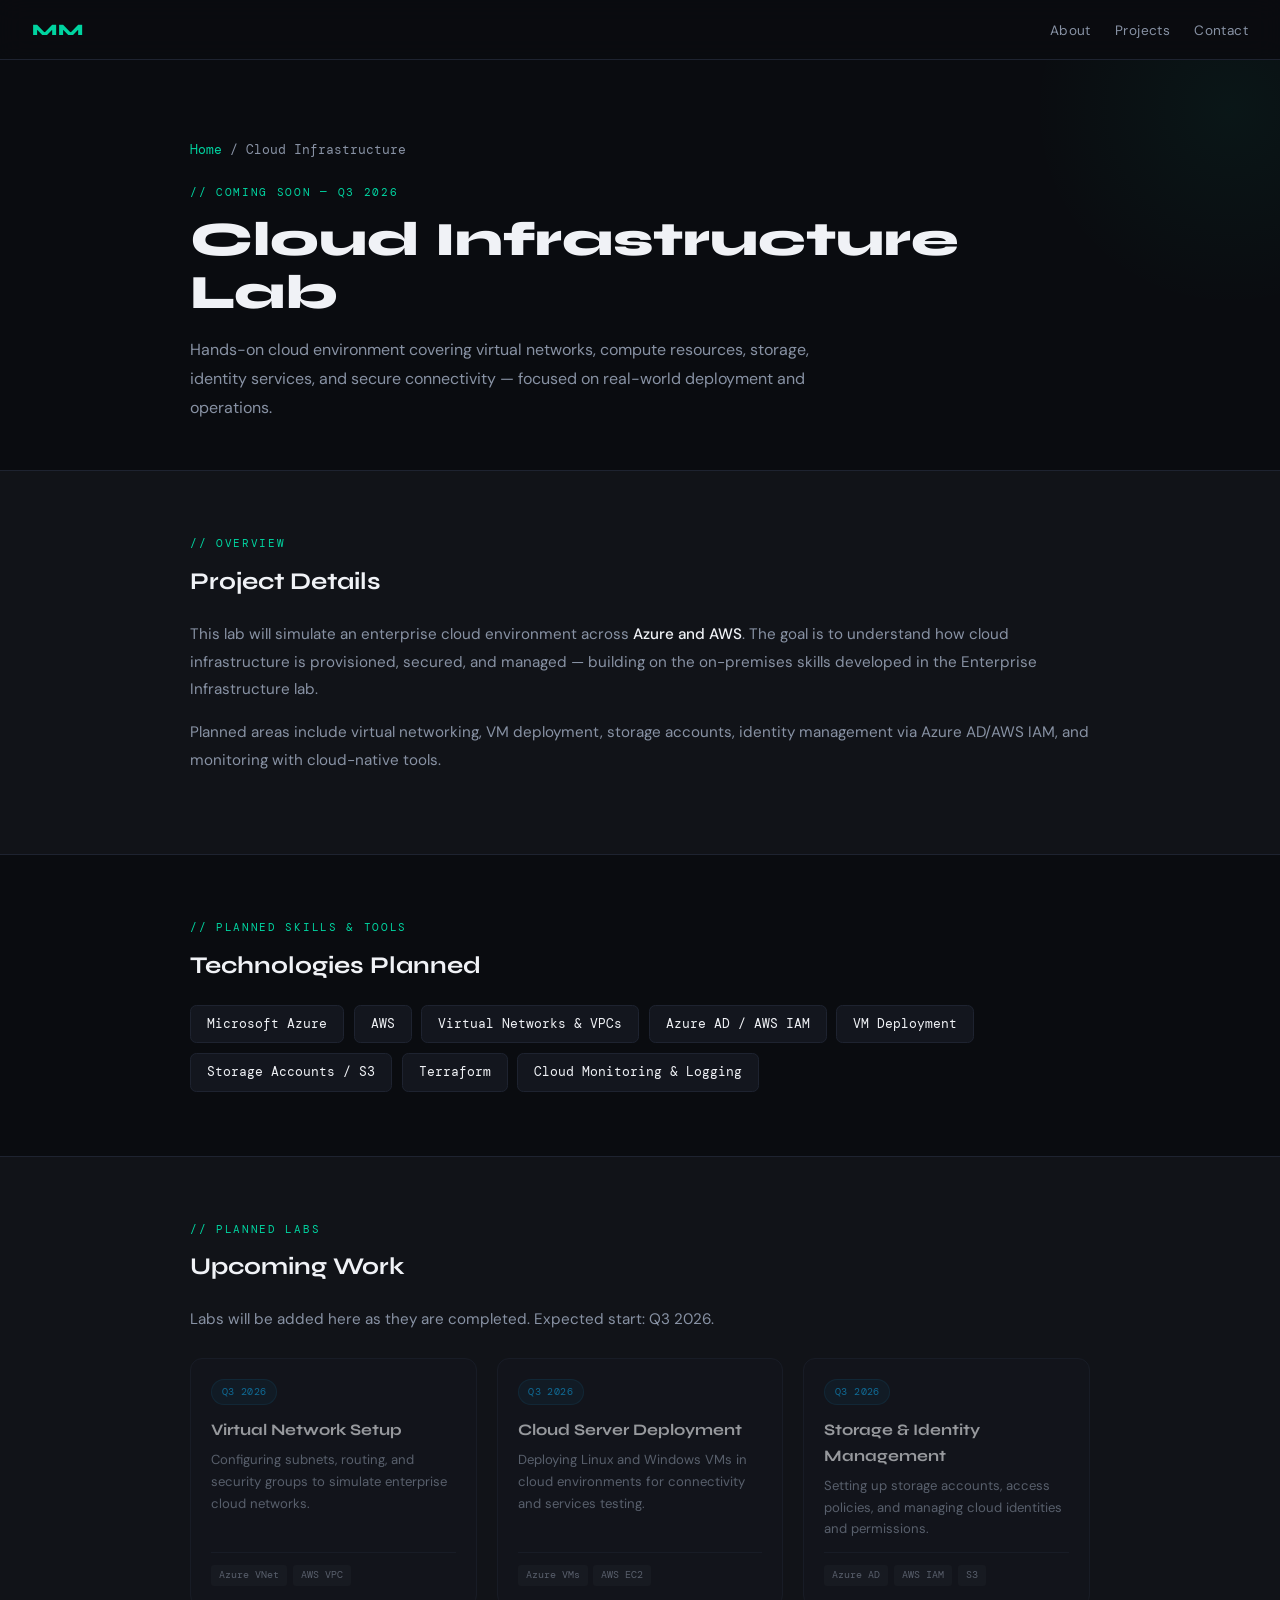
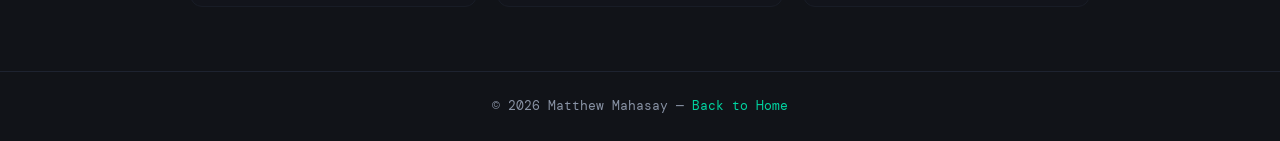
<file: pages/Cloud Infrastructure.html>
<!DOCTYPE html>
<html lang="en">
<head>
<meta charset="UTF-8">
<meta name="viewport" content="width=device-width, initial-scale=1.0">
<title>Cloud Infrastructure Lab — Matthew Mahasay</title>
<link rel="stylesheet" href="../styles/theme.css">
</head>
<body>

<nav>
  <a href="../index.html" class="nav-logo">MM</a>
  <ul class="nav-links">
    <li><a href="../index.html#about">About</a></li>
    <li><a href="../index.html#projects">Projects</a></li>
    <li><a href="../index.html#contact">Contact</a></li>
  </ul>
</nav>

<main>
  <div class="page-hero">
    <div class="page-hero-inner">
      <div class="breadcrumb">
        <a href="../index.html">Home</a>
        <span>/</span>
        <span>Cloud Infrastructure</span>
      </div>
      <div class="page-label">// coming soon — Q3 2026</div>
      <h1>Cloud Infrastructure Lab</h1>
      <p>Hands-on cloud environment covering virtual networks, compute resources, storage, identity services, and secure connectivity — focused on real-world deployment and operations.</p>
    </div>
  </div>

  <section class="section" style="background:var(--bg2)">
    <div class="section-inner">
      <div class="section-label">// overview</div>
      <h2>Project Details</h2>
      <p>This lab will simulate an enterprise cloud environment across <strong>Azure and AWS</strong>. The goal is to understand how cloud infrastructure is provisioned, secured, and managed — building on the on-premises skills developed in the Enterprise Infrastructure lab.</p>
      <p>Planned areas include virtual networking, VM deployment, storage accounts, identity management via Azure AD/AWS IAM, and monitoring with cloud-native tools.</p>
    </div>
  </section>

  <section class="section" style="background:var(--bg)">
    <div class="section-inner">
      <div class="section-label">// planned skills & tools</div>
      <h2>Technologies Planned</h2>
      <div class="skills-wrap">
        <span class="skill-chip">Microsoft Azure</span>
        <span class="skill-chip">AWS</span>
        <span class="skill-chip">Virtual Networks & VPCs</span>
        <span class="skill-chip">Azure AD / AWS IAM</span>
        <span class="skill-chip">VM Deployment</span>
        <span class="skill-chip">Storage Accounts / S3</span>
        <span class="skill-chip">Terraform</span>
        <span class="skill-chip">Cloud Monitoring & Logging</span>
      </div>
    </div>
  </section>

  <section class="section" style="background:var(--bg2)">
    <div class="section-inner">
      <div class="section-label">// planned labs</div>
      <h2>Upcoming Work</h2>
      <p>Labs will be added here as they are completed. Expected start: Q3 2026.</p>
      <div class="tiles-grid">

        <div class="tile" style="opacity:0.6;cursor:default">
          <div class="tile-body">
            <div class="tile-badges"><span class="badge badge-soon">Q3 2026</span></div>
            <div class="tile-title">Virtual Network Setup</div>
            <div class="tile-desc">Configuring subnets, routing, and security groups to simulate enterprise cloud networks.</div>
            <div class="tile-tools">
              <span class="tool-tag">Azure VNet</span>
              <span class="tool-tag">AWS VPC</span>
            </div>
          </div>
        </div>

        <div class="tile" style="opacity:0.6;cursor:default">
          <div class="tile-body">
            <div class="tile-badges"><span class="badge badge-soon">Q3 2026</span></div>
            <div class="tile-title">Cloud Server Deployment</div>
            <div class="tile-desc">Deploying Linux and Windows VMs in cloud environments for connectivity and services testing.</div>
            <div class="tile-tools">
              <span class="tool-tag">Azure VMs</span>
              <span class="tool-tag">AWS EC2</span>
            </div>
          </div>
        </div>

        <div class="tile" style="opacity:0.6;cursor:default">
          <div class="tile-body">
            <div class="tile-badges"><span class="badge badge-soon">Q3 2026</span></div>
            <div class="tile-title">Storage & Identity Management</div>
            <div class="tile-desc">Setting up storage accounts, access policies, and managing cloud identities and permissions.</div>
            <div class="tile-tools">
              <span class="tool-tag">Azure AD</span>
              <span class="tool-tag">AWS IAM</span>
              <span class="tool-tag">S3</span>
            </div>
          </div>
        </div>

      </div>
    </div>
  </section>
</main>

<footer>© 2026 Matthew Mahasay — <a href="../index.html">Back to Home</a></footer>

</body>
</html>
</file>
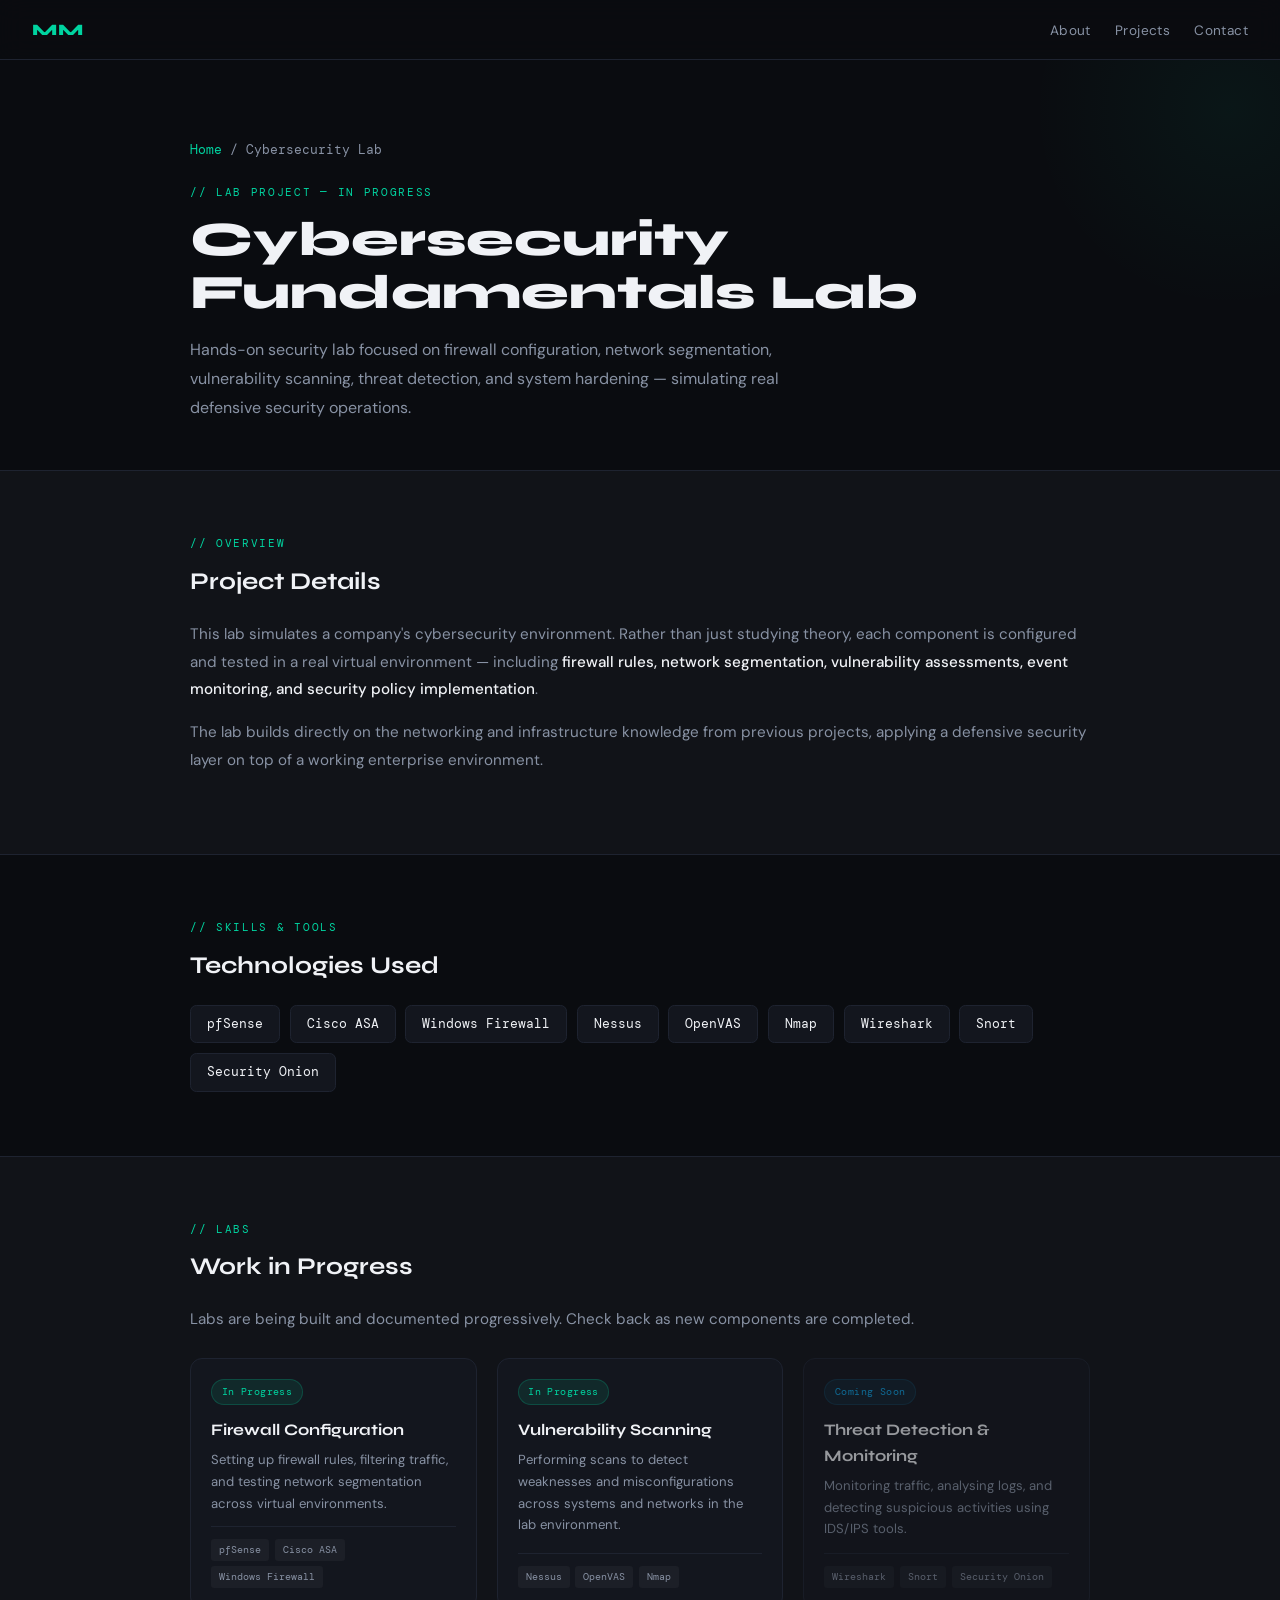
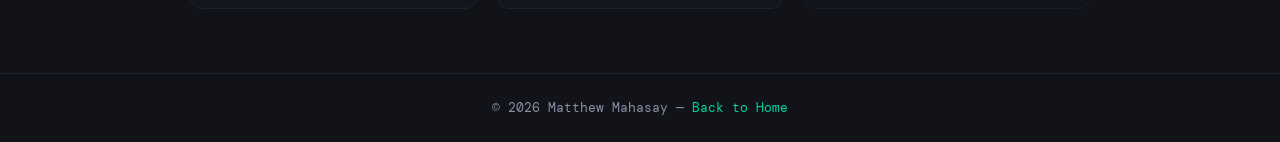
<file: pages/Cybersecurity.html>
<!DOCTYPE html>
<html lang="en">
<head>
<meta charset="UTF-8">
<meta name="viewport" content="width=device-width, initial-scale=1.0">
<title>Cybersecurity Fundamentals Lab — Matthew Mahasay</title>
<link rel="stylesheet" href="../styles/theme.css">
</head>
<body>

<nav>
  <a href="../index.html" class="nav-logo">MM</a>
  <ul class="nav-links">
    <li><a href="../index.html#about">About</a></li>
    <li><a href="../index.html#projects">Projects</a></li>
    <li><a href="../index.html#contact">Contact</a></li>
  </ul>
</nav>

<main>
  <div class="page-hero">
    <div class="page-hero-inner">
      <div class="breadcrumb">
        <a href="../index.html">Home</a>
        <span>/</span>
        <span>Cybersecurity Lab</span>
      </div>
      <div class="page-label">// lab project — in progress</div>
      <h1>Cybersecurity Fundamentals Lab</h1>
      <p>Hands-on security lab focused on firewall configuration, network segmentation, vulnerability scanning, threat detection, and system hardening — simulating real defensive security operations.</p>
    </div>
  </div>

  <section class="section" style="background:var(--bg2)">
    <div class="section-inner">
      <div class="section-label">// overview</div>
      <h2>Project Details</h2>
      <p>This lab simulates a company's cybersecurity environment. Rather than just studying theory, each component is configured and tested in a real virtual environment — including <strong>firewall rules, network segmentation, vulnerability assessments, event monitoring, and security policy implementation</strong>.</p>
      <p>The lab builds directly on the networking and infrastructure knowledge from previous projects, applying a defensive security layer on top of a working enterprise environment.</p>
    </div>
  </section>

  <section class="section" style="background:var(--bg)">
    <div class="section-inner">
      <div class="section-label">// skills & tools</div>
      <h2>Technologies Used</h2>
      <div class="skills-wrap">
        <span class="skill-chip">pfSense</span>
        <span class="skill-chip">Cisco ASA</span>
        <span class="skill-chip">Windows Firewall</span>
        <span class="skill-chip">Nessus</span>
        <span class="skill-chip">OpenVAS</span>
        <span class="skill-chip">Nmap</span>
        <span class="skill-chip">Wireshark</span>
        <span class="skill-chip">Snort</span>
        <span class="skill-chip">Security Onion</span>
      </div>
    </div>
  </section>

  <section class="section" style="background:var(--bg2)">
    <div class="section-inner">
      <div class="section-label">// labs</div>
      <h2>Work in Progress</h2>
      <p>Labs are being built and documented progressively. Check back as new components are completed.</p>
      <div class="tiles-grid">

        <div class="tile">
          <div class="tile-body">
            <div class="tile-badges"><span class="badge badge-active">In Progress</span></div>
            <div class="tile-title">Firewall Configuration</div>
            <div class="tile-desc">Setting up firewall rules, filtering traffic, and testing network segmentation across virtual environments.</div>
            <div class="tile-tools">
              <span class="tool-tag">pfSense</span>
              <span class="tool-tag">Cisco ASA</span>
              <span class="tool-tag">Windows Firewall</span>
            </div>
          </div>
        </div>

        <div class="tile">
          <div class="tile-body">
            <div class="tile-badges"><span class="badge badge-active">In Progress</span></div>
            <div class="tile-title">Vulnerability Scanning</div>
            <div class="tile-desc">Performing scans to detect weaknesses and misconfigurations across systems and networks in the lab environment.</div>
            <div class="tile-tools">
              <span class="tool-tag">Nessus</span>
              <span class="tool-tag">OpenVAS</span>
              <span class="tool-tag">Nmap</span>
            </div>
          </div>
        </div>

        <div class="tile" style="opacity:0.6;cursor:default">
          <div class="tile-body">
            <div class="tile-badges"><span class="badge badge-soon">Coming Soon</span></div>
            <div class="tile-title">Threat Detection & Monitoring</div>
            <div class="tile-desc">Monitoring traffic, analysing logs, and detecting suspicious activities using IDS/IPS tools.</div>
            <div class="tile-tools">
              <span class="tool-tag">Wireshark</span>
              <span class="tool-tag">Snort</span>
              <span class="tool-tag">Security Onion</span>
            </div>
          </div>
        </div>

      </div>
    </div>
  </section>
</main>

<footer>© 2026 Matthew Mahasay — <a href="../index.html">Back to Home</a></footer>

</body>
</html>
</file>
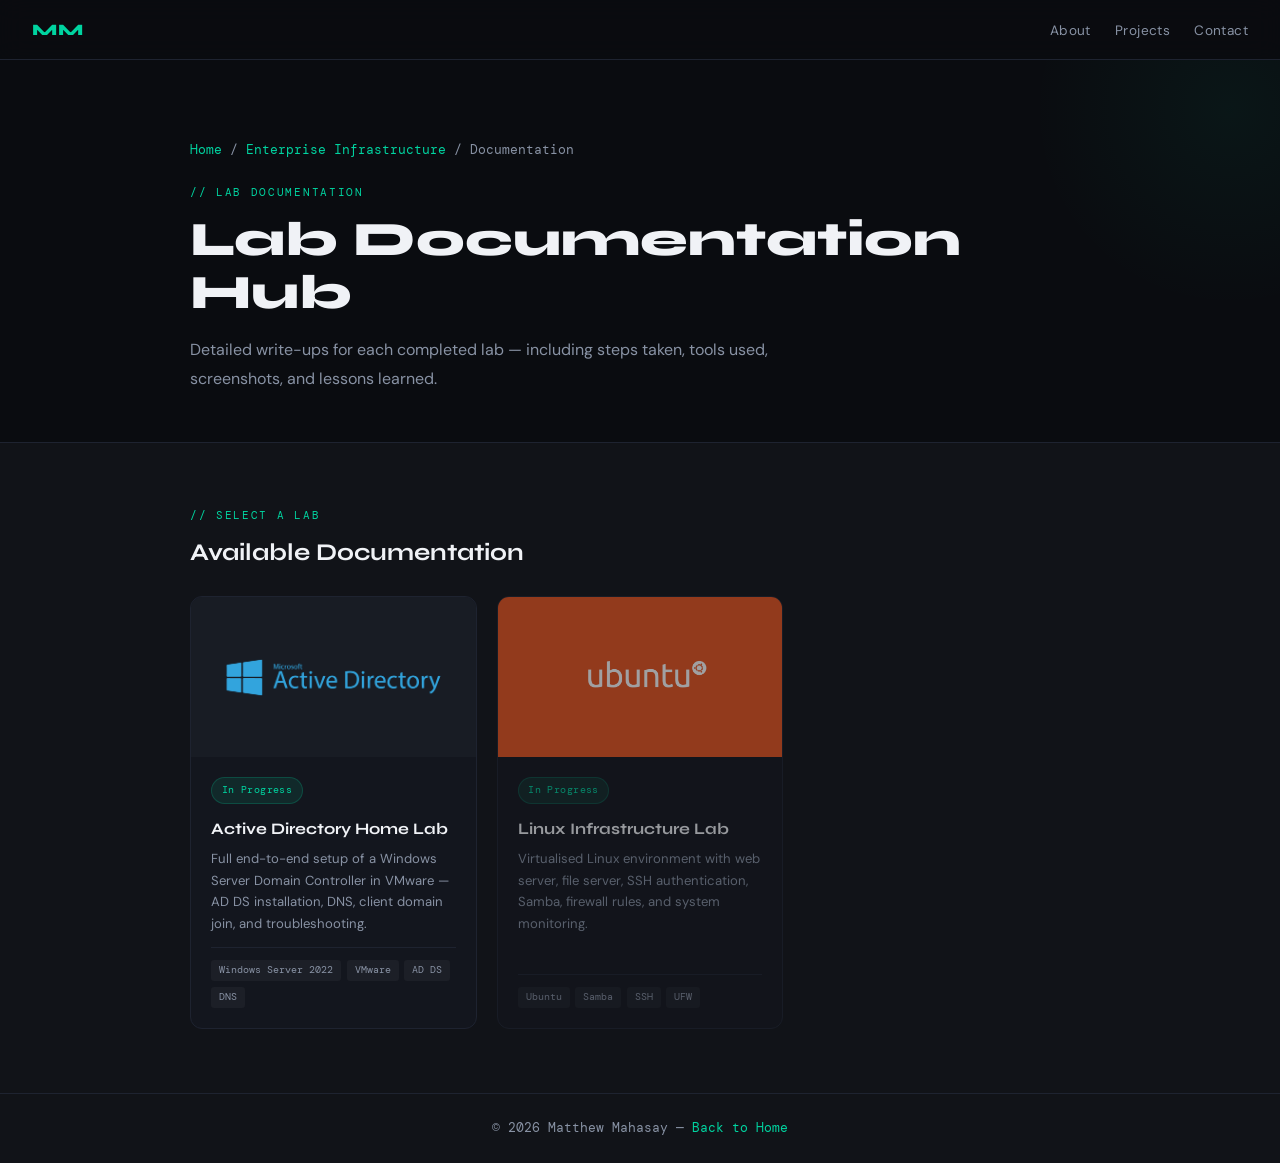
<file: pages/documentation.html>
<!DOCTYPE html>
<html lang="en">
<head>
<meta charset="UTF-8">
<meta name="viewport" content="width=device-width, initial-scale=1.0">
<title>Lab Documentation — Matthew Mahasay</title>
<link rel="stylesheet" href="../styles/theme.css">
</head>
<body>

<nav>
  <a href="../index.html" class="nav-logo">MM</a>
  <ul class="nav-links">
    <li><a href="../index.html#about">About</a></li>
    <li><a href="../index.html#projects">Projects</a></li>
    <li><a href="../index.html#contact">Contact</a></li>
  </ul>
</nav>

<main>
  <div class="page-hero">
    <div class="page-hero-inner">
      <div class="breadcrumb">
        <a href="../index.html">Home</a>
        <span>/</span>
        <a href="Enterprise Infrastructure.html">Enterprise Infrastructure</a>
        <span>/</span>
        <span>Documentation</span>
      </div>
      <div class="page-label">// lab documentation</div>
      <h1>Lab Documentation Hub</h1>
      <p>Detailed write-ups for each completed lab — including steps taken, tools used, screenshots, and lessons learned.</p>
    </div>
  </div>

  <section class="section" style="background:var(--bg2)">
    <div class="section-inner">
      <div class="section-label">// select a lab</div>
      <h2>Available Documentation</h2>
      <div class="tiles-grid">

        <a href="ad-lab.html" class="tile">
          <img class="tile-img" src="../images/ad-lab.png" alt="Active Directory Lab">
          <div class="tile-body">
            <div class="tile-badges"><span class="badge badge-active">In Progress</span></div>
            <div class="tile-title">Active Directory Home Lab</div>
            <div class="tile-desc">Full end-to-end setup of a Windows Server Domain Controller in VMware — AD DS installation, DNS, client domain join, and troubleshooting.</div>
            <div class="tile-tools">
              <span class="tool-tag">Windows Server 2022</span>
              <span class="tool-tag">VMware</span>
              <span class="tool-tag">AD DS</span>
              <span class="tool-tag">DNS</span>
            </div>
          </div>
        </a>

        <div class="tile" style="opacity:0.6;cursor:default">
          <img class="tile-img" src="../images/linux-lab.png" alt="Linux Lab">
          <div class="tile-body">
            <div class="tile-badges"><span class="badge badge-active">In Progress</span></div>
            <div class="tile-title">Linux Infrastructure Lab</div>
            <div class="tile-desc">Virtualised Linux environment with web server, file server, SSH authentication, Samba, firewall rules, and system monitoring.</div>
            <div class="tile-tools">
              <span class="tool-tag">Ubuntu</span>
              <span class="tool-tag">Samba</span>
              <span class="tool-tag">SSH</span>
              <span class="tool-tag">UFW</span>
            </div>
          </div>
        </div>

      </div>
    </div>
  </section>
</main>

<footer>© 2026 Matthew Mahasay — <a href="../index.html">Back to Home</a></footer>

</body>
</html>
</file>
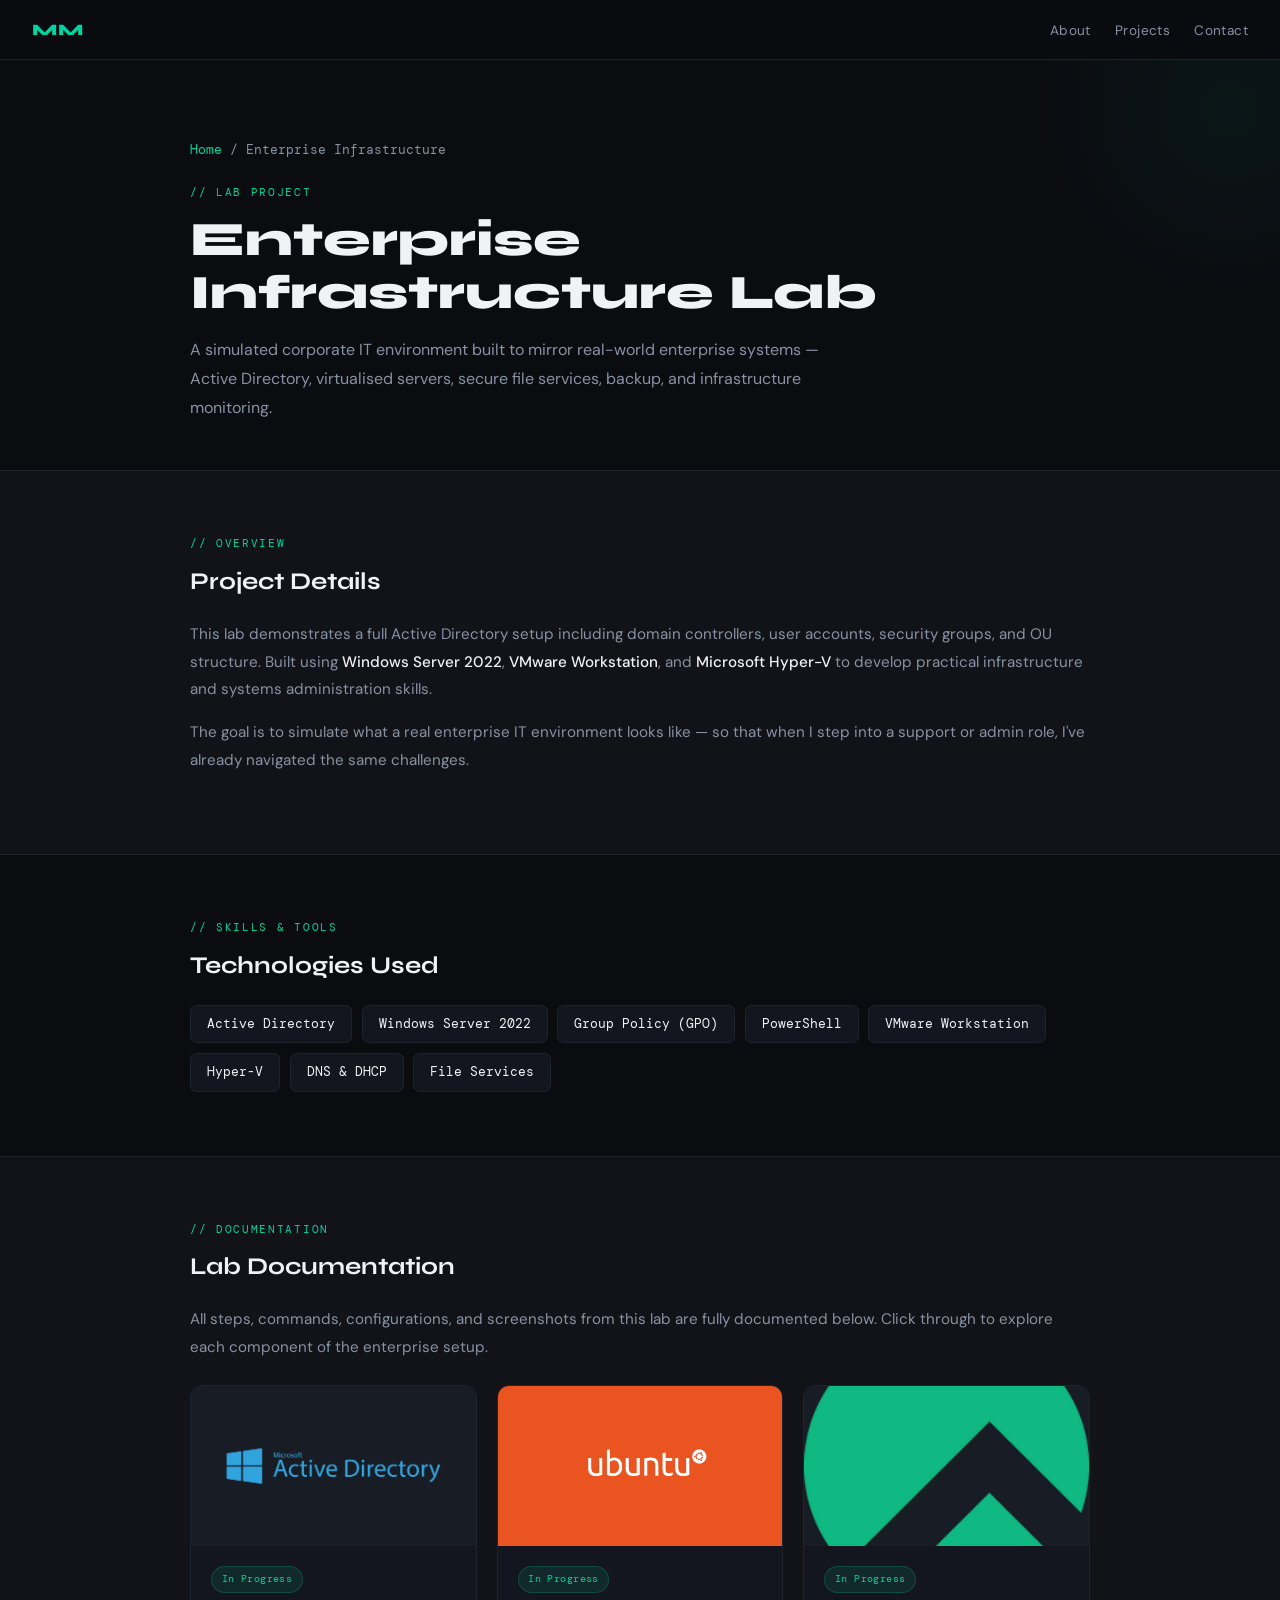
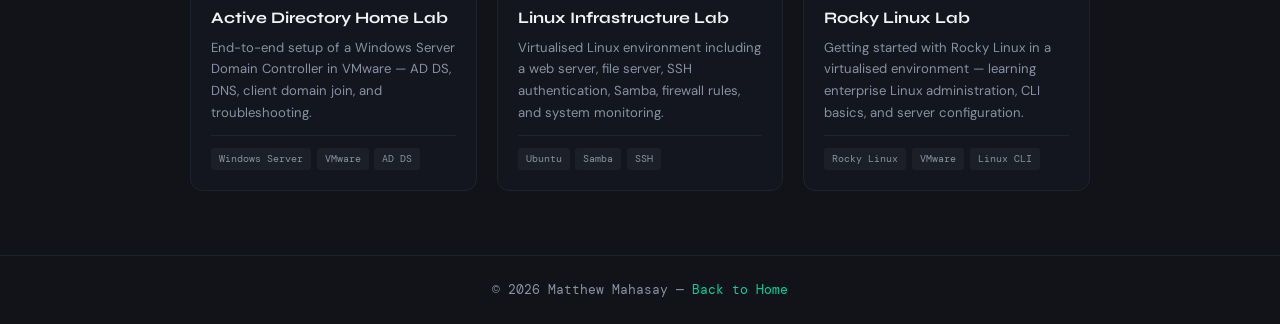
<file: pages/Enterprise Infrastructure.html>
<!DOCTYPE html>
<html lang="en">
<head>
<meta charset="UTF-8">
<meta name="viewport" content="width=device-width, initial-scale=1.0">
<title>Enterprise Infrastructure Lab — Matthew Mahasay</title>
<link rel="stylesheet" href="../styles/theme.css">
</head>
<body>

<nav>
  <a href="../index.html" class="nav-logo">MM</a>
  <ul class="nav-links">
    <li><a href="../index.html#about">About</a></li>
    <li><a href="../index.html#projects">Projects</a></li>
    <li><a href="../index.html#contact">Contact</a></li>
  </ul>
</nav>

<main>
  <div class="page-hero">
    <div class="page-hero-inner">
      <div class="breadcrumb">
        <a href="../index.html">Home</a>
        <span>/</span>
        <span>Enterprise Infrastructure</span>
      </div>
      <div class="page-label">// lab project</div>
      <h1>Enterprise Infrastructure Lab</h1>
      <p>A simulated corporate IT environment built to mirror real-world enterprise systems — Active Directory, virtualised servers, secure file services, backup, and infrastructure monitoring.</p>
    </div>
  </div>

  <section class="section" style="background:var(--bg2)">
    <div class="section-inner">
      <div class="section-label">// overview</div>
      <h2>Project Details</h2>
      <p>This lab demonstrates a full Active Directory setup including domain controllers, user accounts, security groups, and OU structure. Built using <strong>Windows Server 2022</strong>, <strong>VMware Workstation</strong>, and <strong>Microsoft Hyper-V</strong> to develop practical infrastructure and systems administration skills.</p>
      <p>The goal is to simulate what a real enterprise IT environment looks like — so that when I step into a support or admin role, I've already navigated the same challenges.</p>
    </div>
  </section>

  <section class="section" style="background:var(--bg)">
    <div class="section-inner">
      <div class="section-label">// skills & tools</div>
      <h2>Technologies Used</h2>
      <div class="skills-wrap">
        <span class="skill-chip">Active Directory</span>
        <span class="skill-chip">Windows Server 2022</span>
        <span class="skill-chip">Group Policy (GPO)</span>
        <span class="skill-chip">PowerShell</span>
        <span class="skill-chip">VMware Workstation</span>
        <span class="skill-chip">Hyper-V</span>
        <span class="skill-chip">DNS & DHCP</span>
        <span class="skill-chip">File Services</span>
      </div>
    </div>
  </section>

  <section class="section" style="background:var(--bg2)">
    <div class="section-inner">
      <div class="section-label">// documentation</div>
      <h2>Lab Documentation</h2>
      <p>All steps, commands, configurations, and screenshots from this lab are fully documented below. Click through to explore each component of the enterprise setup.</p>
      <div class="tiles-grid">
        <a href="ad-lab.html" class="tile">
          <img class="tile-img" src="../images/ad-lab.png" alt="Active Directory Lab">
          <div class="tile-body">
            <div class="tile-badges"><span class="badge badge-active">In Progress</span></div>
            <div class="tile-title">Active Directory Home Lab</div>
            <div class="tile-desc">End-to-end setup of a Windows Server Domain Controller in VMware — AD DS, DNS, client domain join, and troubleshooting.</div>
            <div class="tile-tools">
              <span class="tool-tag">Windows Server</span>
              <span class="tool-tag">VMware</span>
              <span class="tool-tag">AD DS</span>
            </div>
          </div>
        </a>
        <a href="linux-lab.html" class="tile">
          <img class="tile-img" src="../images/linux-lab.png" alt="Linux Lab">
          <div class="tile-body">
            <div class="tile-badges"><span class="badge badge-active">In Progress</span></div>
            <div class="tile-title">Linux Infrastructure Lab</div>
            <div class="tile-desc">Virtualised Linux environment including a web server, file server, SSH authentication, Samba, firewall rules, and system monitoring.</div>
            <div class="tile-tools">
              <span class="tool-tag">Ubuntu</span>
              <span class="tool-tag">Samba</span>
              <span class="tool-tag">SSH</span>
            </div>
          </div>
        </a>
        <a href="rocky-linux.html" class="tile">
          <img class="tile-img" src="../images/Linux/Rocky_Linux.png" alt="Rocky Linux Lab">
          <div class="tile-body">
            <div class="tile-badges"><span class="badge badge-active">In Progress</span></div>
            <div class="tile-title">Rocky Linux Lab</div>
            <div class="tile-desc">Getting started with Rocky Linux in a virtualised environment — learning enterprise Linux administration, CLI basics, and server configuration.</div>
            <div class="tile-tools">
              <span class="tool-tag">Rocky Linux</span>
              <span class="tool-tag">VMware</span>
              <span class="tool-tag">Linux CLI</span>
            </div>
          </div>
        </a>
      </div>
    </div>
  </section>
</main>

<footer>© 2026 Matthew Mahasay — <a href="../index.html">Back to Home</a></footer>

</body>
</html>
</file>
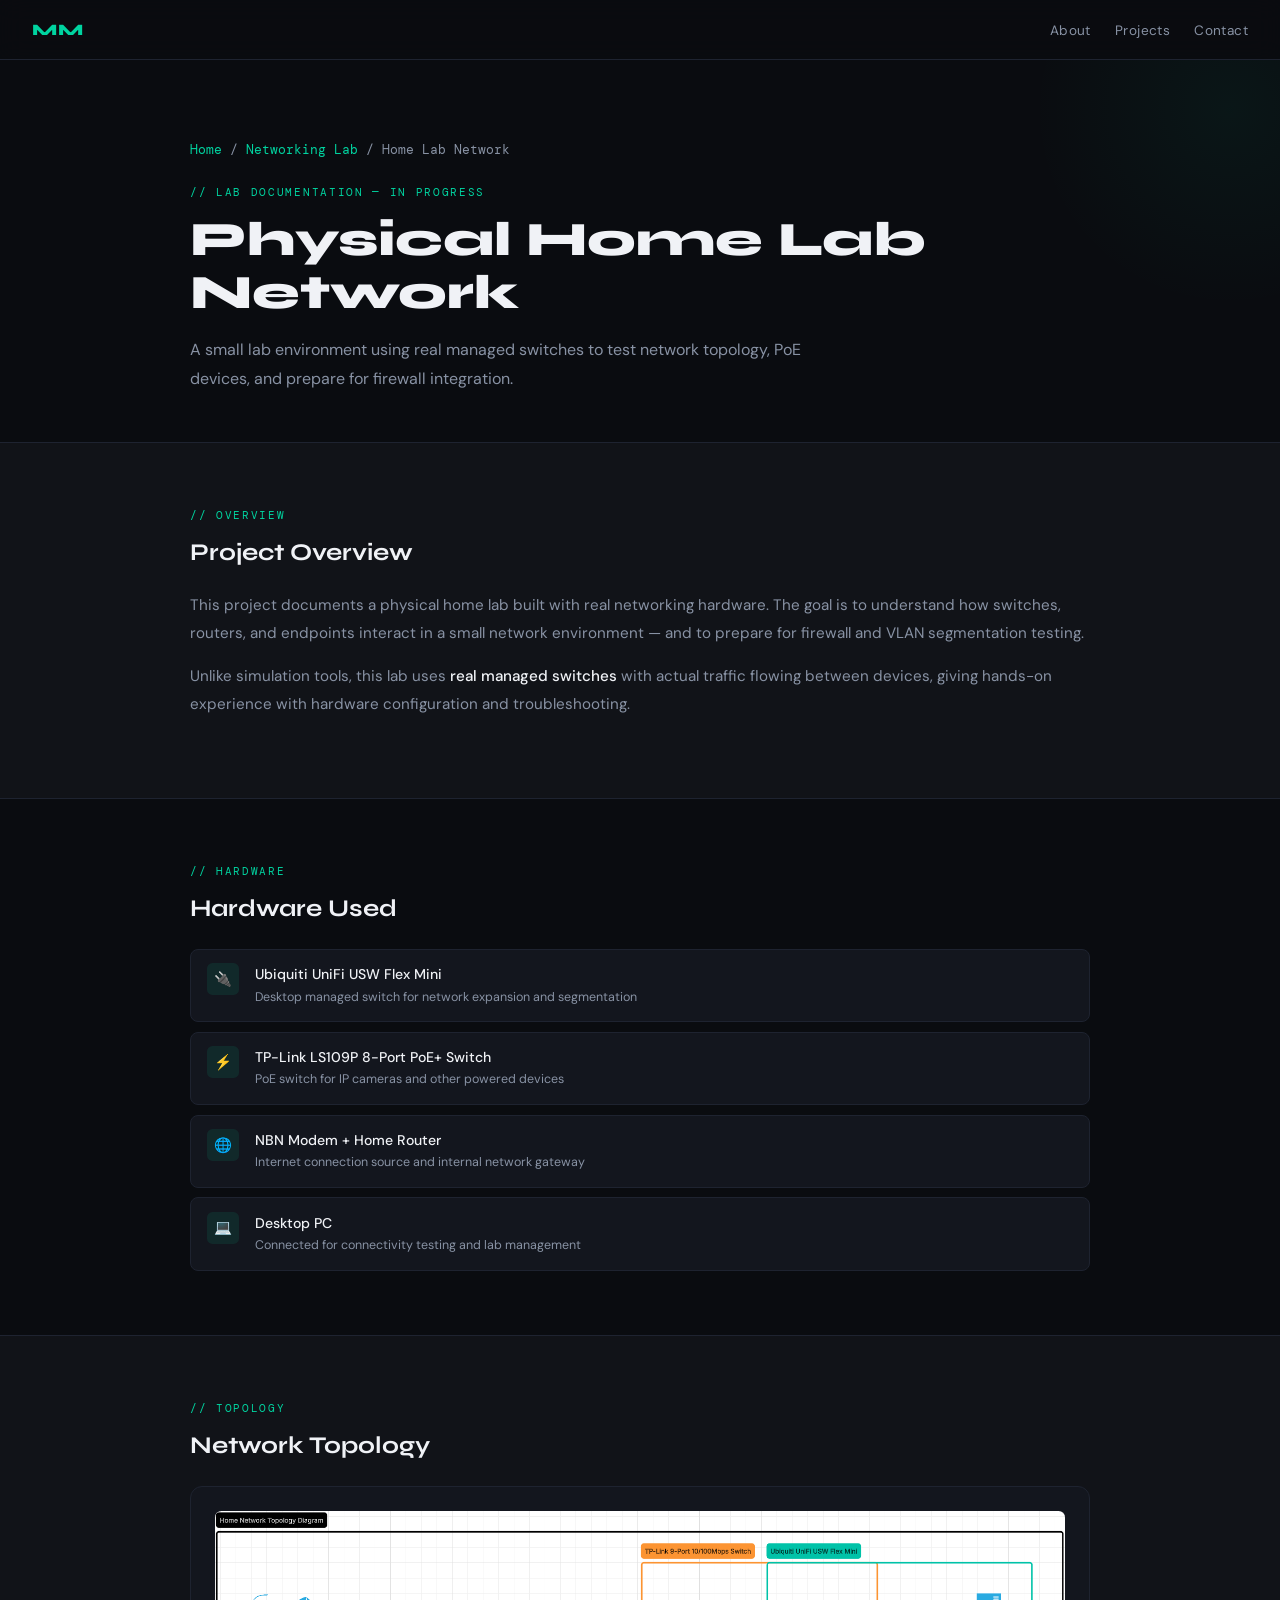
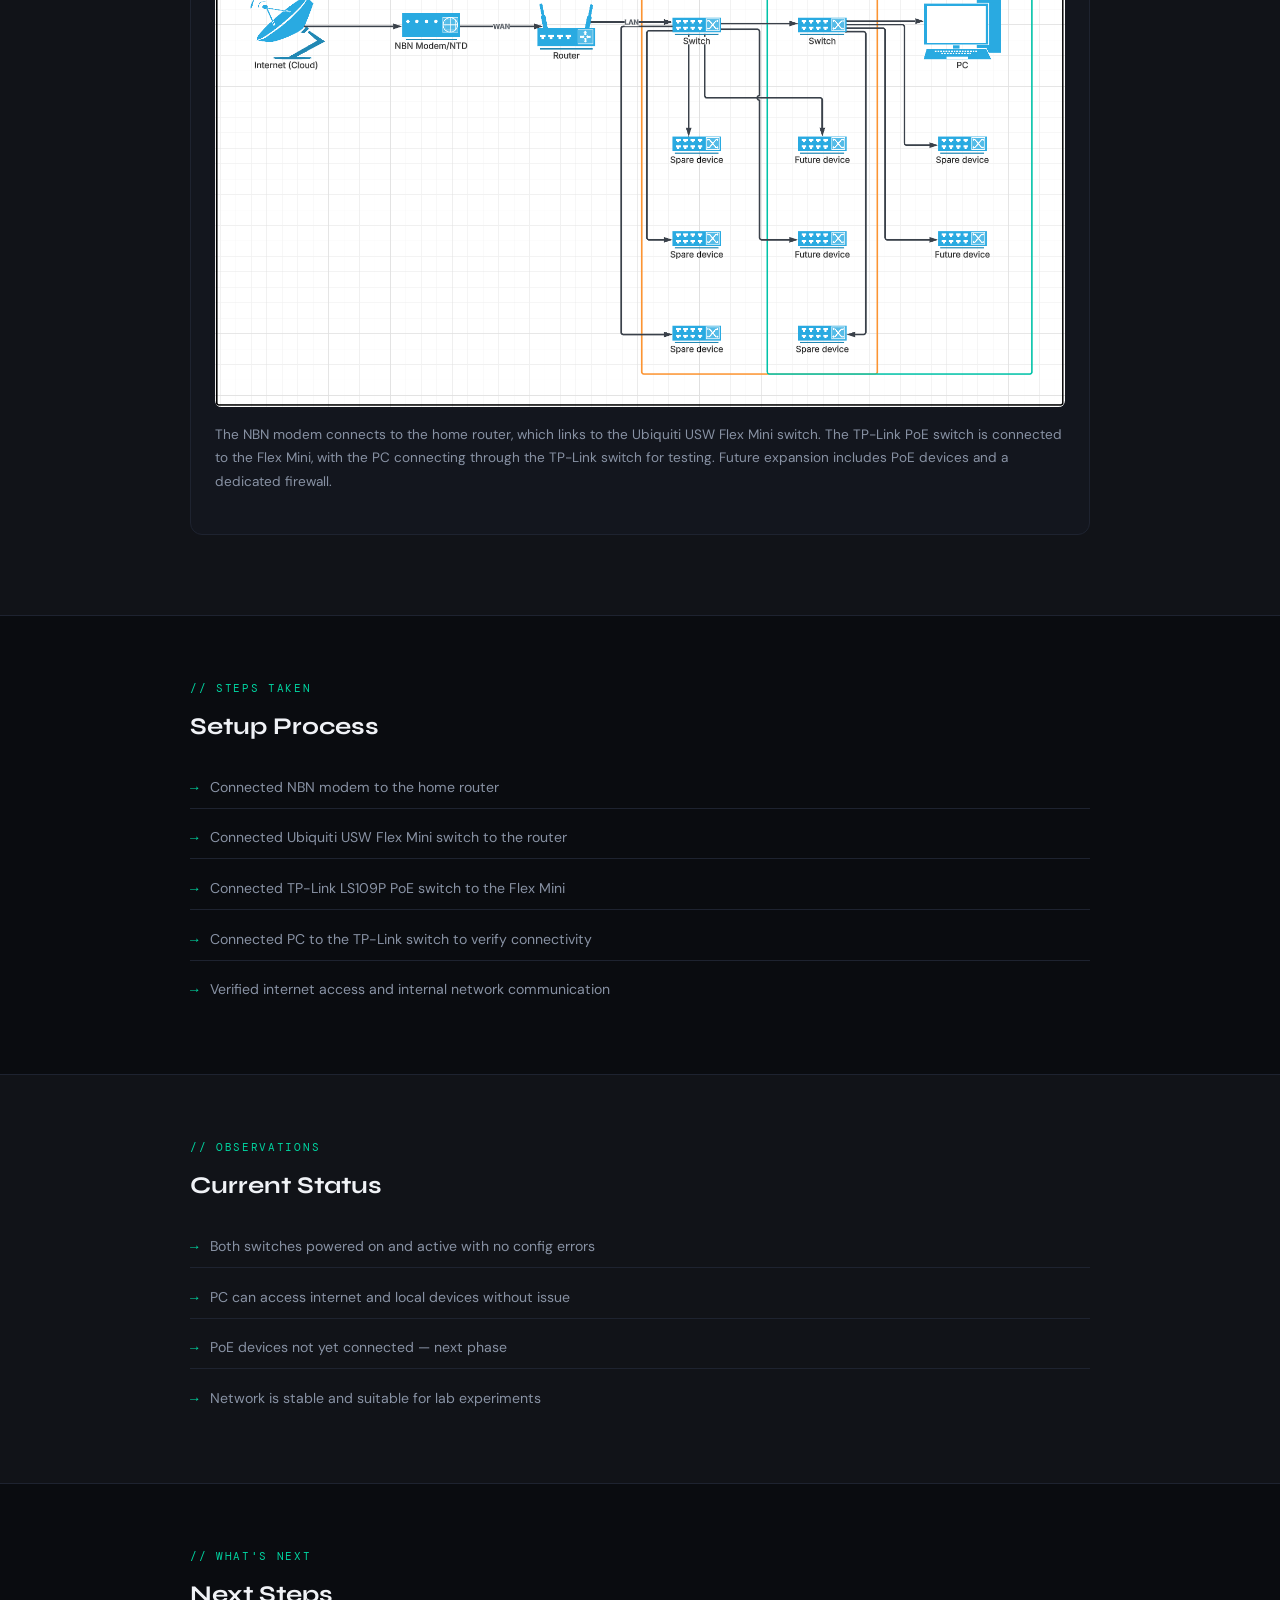
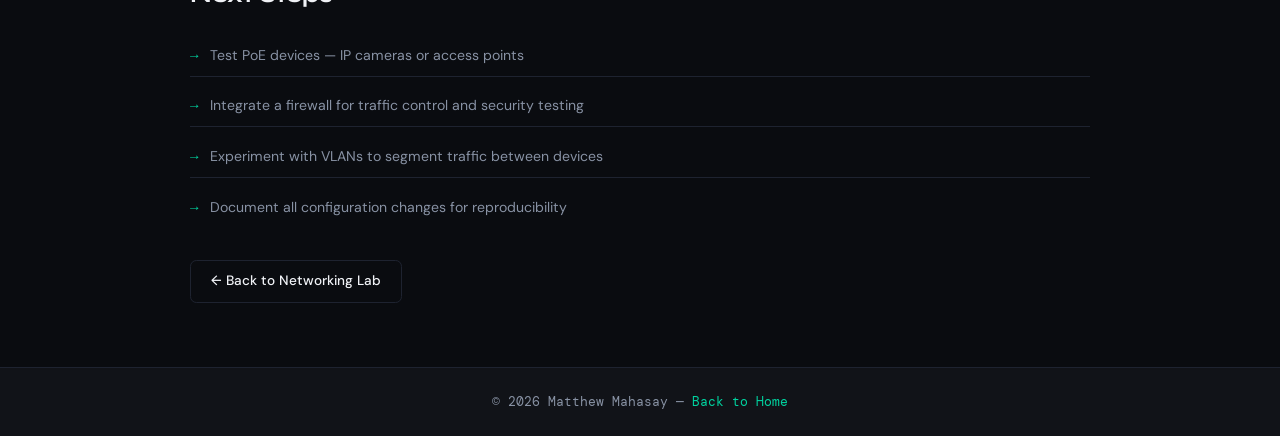
<file: pages/home-lab-network.html>
<!DOCTYPE html>
<html lang="en">
<head>
<meta charset="UTF-8">
<meta name="viewport" content="width=device-width, initial-scale=1.0">
<title>Home Lab Network — Matthew Mahasay</title>
<link rel="stylesheet" href="../styles/theme.css">
</head>
<body>

<nav>
  <a href="../index.html" class="nav-logo">MM</a>
  <ul class="nav-links">
    <li><a href="../index.html#about">About</a></li>
    <li><a href="../index.html#projects">Projects</a></li>
    <li><a href="../index.html#contact">Contact</a></li>
  </ul>
</nav>

<main>
  <div class="page-hero">
    <div class="page-hero-inner">
      <div class="breadcrumb">
        <a href="../index.html">Home</a>
        <span>/</span>
        <a href="Networking.html">Networking Lab</a>
        <span>/</span>
        <span>Home Lab Network</span>
      </div>
      <div class="page-label">// lab documentation — in progress</div>
      <h1>Physical Home Lab Network</h1>
      <p>A small lab environment using real managed switches to test network topology, PoE devices, and prepare for firewall integration.</p>
    </div>
  </div>

  <!-- OVERVIEW -->
  <section class="section" style="background:var(--bg2)">
    <div class="section-inner">
      <div class="section-label">// overview</div>
      <h2>Project Overview</h2>
      <p>This project documents a physical home lab built with real networking hardware. The goal is to understand how switches, routers, and endpoints interact in a small network environment — and to prepare for firewall and VLAN segmentation testing.</p>
      <p>Unlike simulation tools, this lab uses <strong>real managed switches</strong> with actual traffic flowing between devices, giving hands-on experience with hardware configuration and troubleshooting.</p>
    </div>
  </section>

  <!-- HARDWARE -->
  <section class="section" style="background:var(--bg)">
    <div class="section-inner">
      <div class="section-label">// hardware</div>
      <h2>Hardware Used</h2>
      <div class="hw-list">
        <div class="hw-item">
          <div class="hw-icon">🔌</div>
          <div>
            <div class="hw-name">Ubiquiti UniFi USW Flex Mini</div>
            <div class="hw-desc">Desktop managed switch for network expansion and segmentation</div>
          </div>
        </div>
        <div class="hw-item">
          <div class="hw-icon">⚡</div>
          <div>
            <div class="hw-name">TP-Link LS109P 8-Port PoE+ Switch</div>
            <div class="hw-desc">PoE switch for IP cameras and other powered devices</div>
          </div>
        </div>
        <div class="hw-item">
          <div class="hw-icon">🌐</div>
          <div>
            <div class="hw-name">NBN Modem + Home Router</div>
            <div class="hw-desc">Internet connection source and internal network gateway</div>
          </div>
        </div>
        <div class="hw-item">
          <div class="hw-icon">💻</div>
          <div>
            <div class="hw-name">Desktop PC</div>
            <div class="hw-desc">Connected for connectivity testing and lab management</div>
          </div>
        </div>
      </div>
    </div>
  </section>

  <!-- TOPOLOGY -->
  <section class="section" style="background:var(--bg2)">
    <div class="section-inner">
      <div class="section-label">// topology</div>
      <h2>Network Topology</h2>
      <div class="topology-box">
        <img src="../images/network-topology.png" alt="Home Lab Network Topology">
        <p>The NBN modem connects to the home router, which links to the Ubiquiti USW Flex Mini switch. The TP-Link PoE switch is connected to the Flex Mini, with the PC connecting through the TP-Link switch for testing. Future expansion includes PoE devices and a dedicated firewall.</p>
      </div>
    </div>
  </section>

  <!-- STEPS TAKEN -->
  <section class="section" style="background:var(--bg)">
    <div class="section-inner">
      <div class="section-label">// steps taken</div>
      <h2>Setup Process</h2>
      <div class="next-steps">
        <div class="next-item">Connected NBN modem to the home router</div>
        <div class="next-item">Connected Ubiquiti USW Flex Mini switch to the router</div>
        <div class="next-item">Connected TP-Link LS109P PoE switch to the Flex Mini</div>
        <div class="next-item">Connected PC to the TP-Link switch to verify connectivity</div>
        <div class="next-item">Verified internet access and internal network communication</div>
      </div>
    </div>
  </section>

  <!-- OBSERVATIONS -->
  <section class="section" style="background:var(--bg2)">
    <div class="section-inner">
      <div class="section-label">// observations</div>
      <h2>Current Status</h2>
      <div class="next-steps">
        <div class="next-item">Both switches powered on and active with no config errors</div>
        <div class="next-item">PC can access internet and local devices without issue</div>
        <div class="next-item">PoE devices not yet connected — next phase</div>
        <div class="next-item">Network is stable and suitable for lab experiments</div>
      </div>
    </div>
  </section>

  <!-- NEXT STEPS -->
  <section class="section" style="background:var(--bg)">
    <div class="section-inner">
      <div class="section-label">// what's next</div>
      <h2>Next Steps</h2>
      <div class="next-steps">
        <div class="next-item">Test PoE devices — IP cameras or access points</div>
        <div class="next-item">Integrate a firewall for traffic control and security testing</div>
        <div class="next-item">Experiment with VLANs to segment traffic between devices</div>
        <div class="next-item">Document all configuration changes for reproducibility</div>
      </div>
      <div style="margin-top:2rem">
        <a href="Networking.html" class="btn btn-ghost">← Back to Networking Lab</a>
      </div>
    </div>
  </section>
</main>

<footer>© 2026 Matthew Mahasay — <a href="../index.html">Back to Home</a></footer>

</body>
</html>
</file>
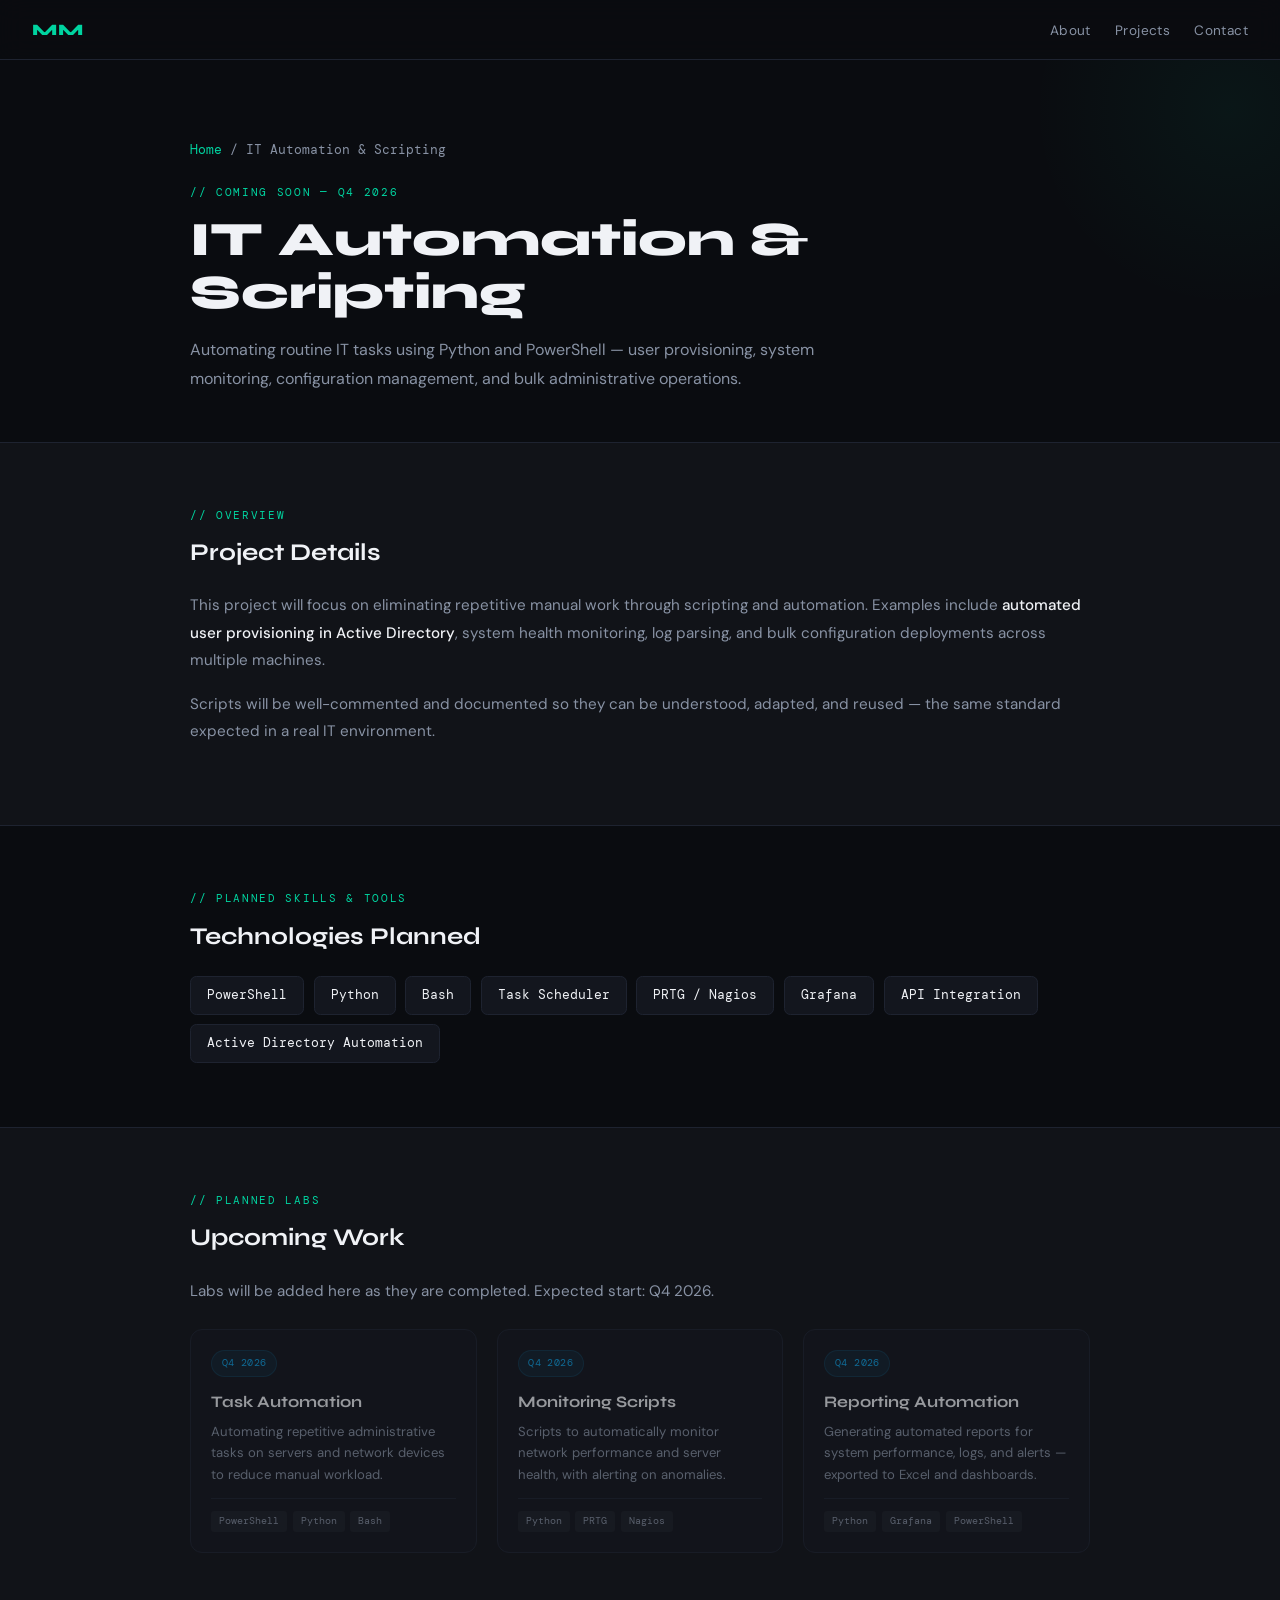
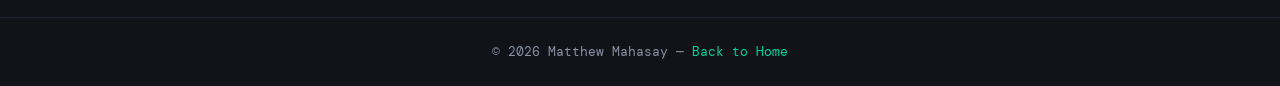
<file: pages/IT AutomationScripting.html>
<!DOCTYPE html>
<html lang="en">
<head>
<meta charset="UTF-8">
<meta name="viewport" content="width=device-width, initial-scale=1.0">
<title>IT Automation & Scripting — Matthew Mahasay</title>
<link rel="stylesheet" href="../styles/theme.css">
</head>
<body>

<nav>
  <a href="../index.html" class="nav-logo">MM</a>
  <ul class="nav-links">
    <li><a href="../index.html#about">About</a></li>
    <li><a href="../index.html#projects">Projects</a></li>
    <li><a href="../index.html#contact">Contact</a></li>
  </ul>
</nav>

<main>
  <div class="page-hero">
    <div class="page-hero-inner">
      <div class="breadcrumb">
        <a href="../index.html">Home</a>
        <span>/</span>
        <span>IT Automation & Scripting</span>
      </div>
      <div class="page-label">// coming soon — Q4 2026</div>
      <h1>IT Automation & Scripting</h1>
      <p>Automating routine IT tasks using Python and PowerShell — user provisioning, system monitoring, configuration management, and bulk administrative operations.</p>
    </div>
  </div>

  <section class="section" style="background:var(--bg2)">
    <div class="section-inner">
      <div class="section-label">// overview</div>
      <h2>Project Details</h2>
      <p>This project will focus on eliminating repetitive manual work through scripting and automation. Examples include <strong>automated user provisioning in Active Directory</strong>, system health monitoring, log parsing, and bulk configuration deployments across multiple machines.</p>
      <p>Scripts will be well-commented and documented so they can be understood, adapted, and reused — the same standard expected in a real IT environment.</p>
    </div>
  </section>

  <section class="section" style="background:var(--bg)">
    <div class="section-inner">
      <div class="section-label">// planned skills & tools</div>
      <h2>Technologies Planned</h2>
      <div class="skills-wrap">
        <span class="skill-chip">PowerShell</span>
        <span class="skill-chip">Python</span>
        <span class="skill-chip">Bash</span>
        <span class="skill-chip">Task Scheduler</span>
        <span class="skill-chip">PRTG / Nagios</span>
        <span class="skill-chip">Grafana</span>
        <span class="skill-chip">API Integration</span>
        <span class="skill-chip">Active Directory Automation</span>
      </div>
    </div>
  </section>

  <section class="section" style="background:var(--bg2)">
    <div class="section-inner">
      <div class="section-label">// planned labs</div>
      <h2>Upcoming Work</h2>
      <p>Labs will be added here as they are completed. Expected start: Q4 2026.</p>
      <div class="tiles-grid">

        <div class="tile" style="opacity:0.6;cursor:default">
          <div class="tile-body">
            <div class="tile-badges"><span class="badge badge-soon">Q4 2026</span></div>
            <div class="tile-title">Task Automation</div>
            <div class="tile-desc">Automating repetitive administrative tasks on servers and network devices to reduce manual workload.</div>
            <div class="tile-tools">
              <span class="tool-tag">PowerShell</span>
              <span class="tool-tag">Python</span>
              <span class="tool-tag">Bash</span>
            </div>
          </div>
        </div>

        <div class="tile" style="opacity:0.6;cursor:default">
          <div class="tile-body">
            <div class="tile-badges"><span class="badge badge-soon">Q4 2026</span></div>
            <div class="tile-title">Monitoring Scripts</div>
            <div class="tile-desc">Scripts to automatically monitor network performance and server health, with alerting on anomalies.</div>
            <div class="tile-tools">
              <span class="tool-tag">Python</span>
              <span class="tool-tag">PRTG</span>
              <span class="tool-tag">Nagios</span>
            </div>
          </div>
        </div>

        <div class="tile" style="opacity:0.6;cursor:default">
          <div class="tile-body">
            <div class="tile-badges"><span class="badge badge-soon">Q4 2026</span></div>
            <div class="tile-title">Reporting Automation</div>
            <div class="tile-desc">Generating automated reports for system performance, logs, and alerts — exported to Excel and dashboards.</div>
            <div class="tile-tools">
              <span class="tool-tag">Python</span>
              <span class="tool-tag">Grafana</span>
              <span class="tool-tag">PowerShell</span>
            </div>
          </div>
        </div>

      </div>
    </div>
  </section>
</main>

<footer>© 2026 Matthew Mahasay — <a href="../index.html">Back to Home</a></footer>

</body>
</html>
</file>
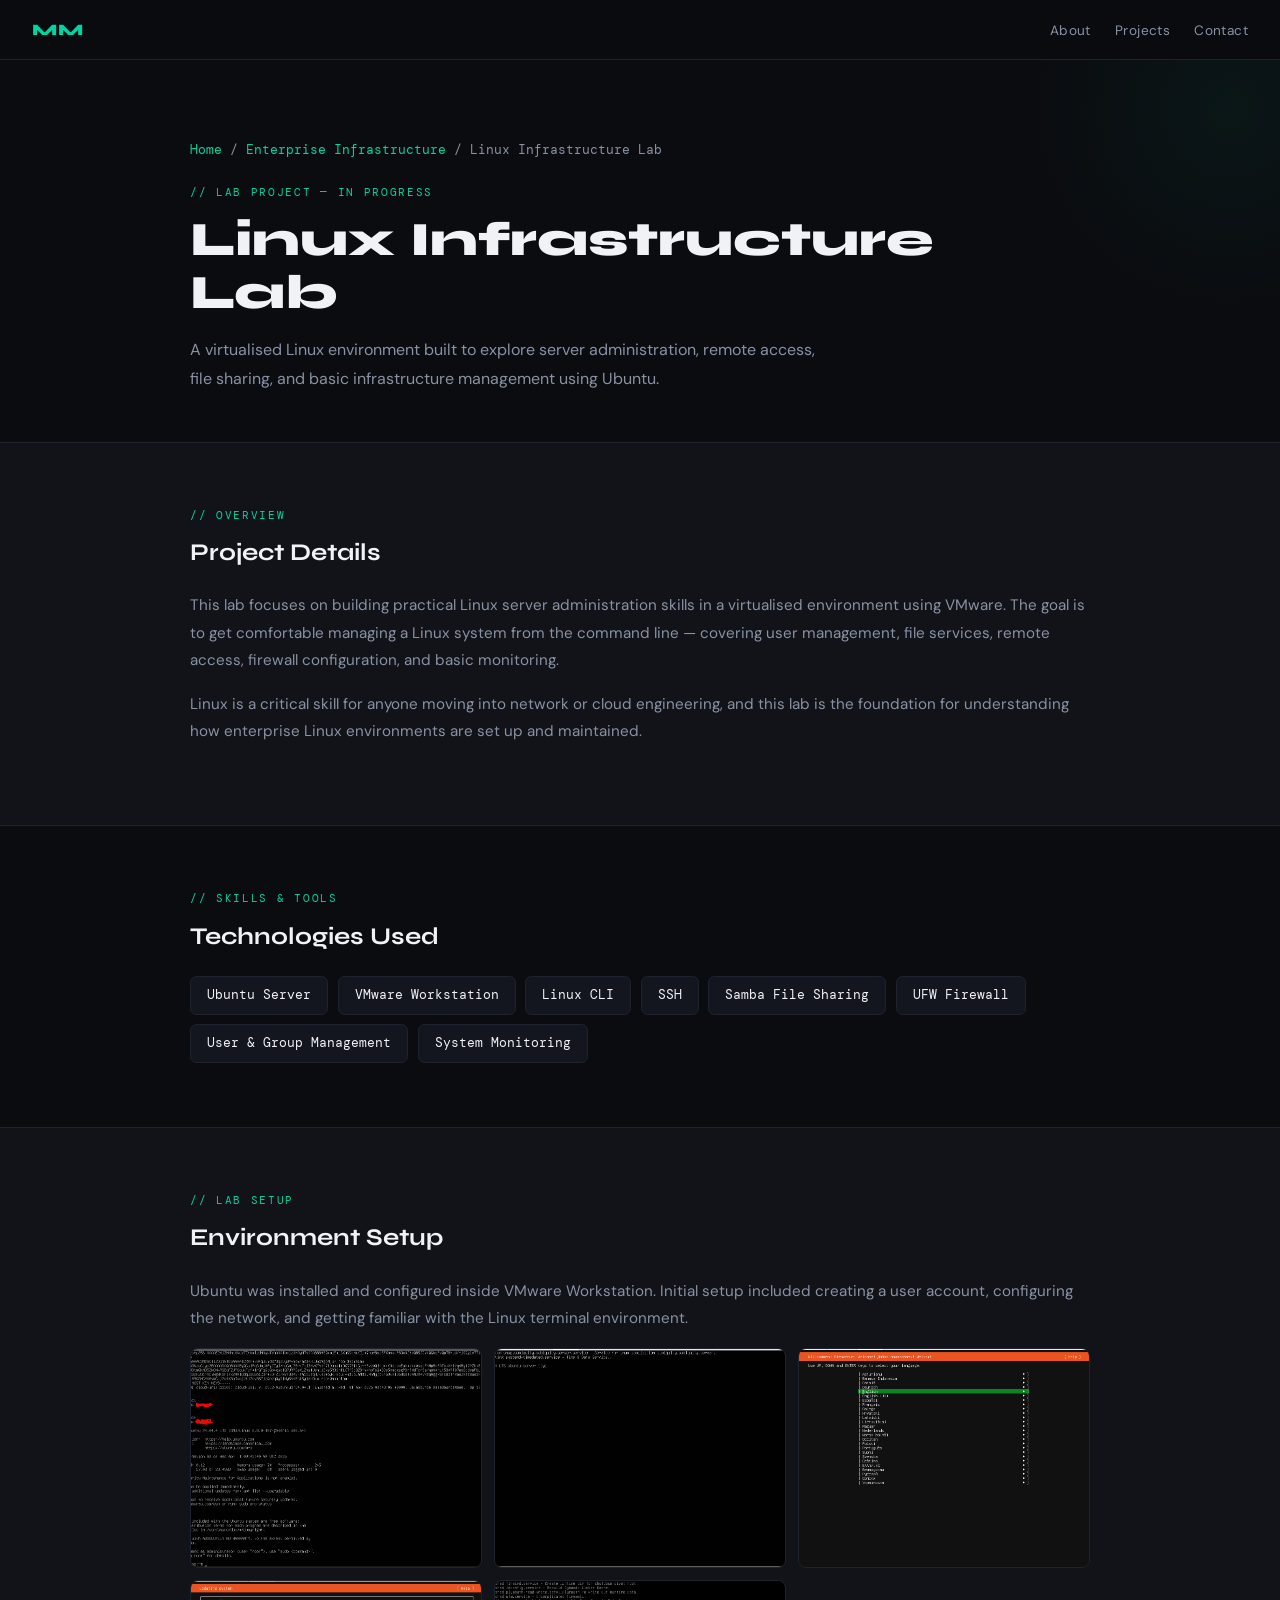
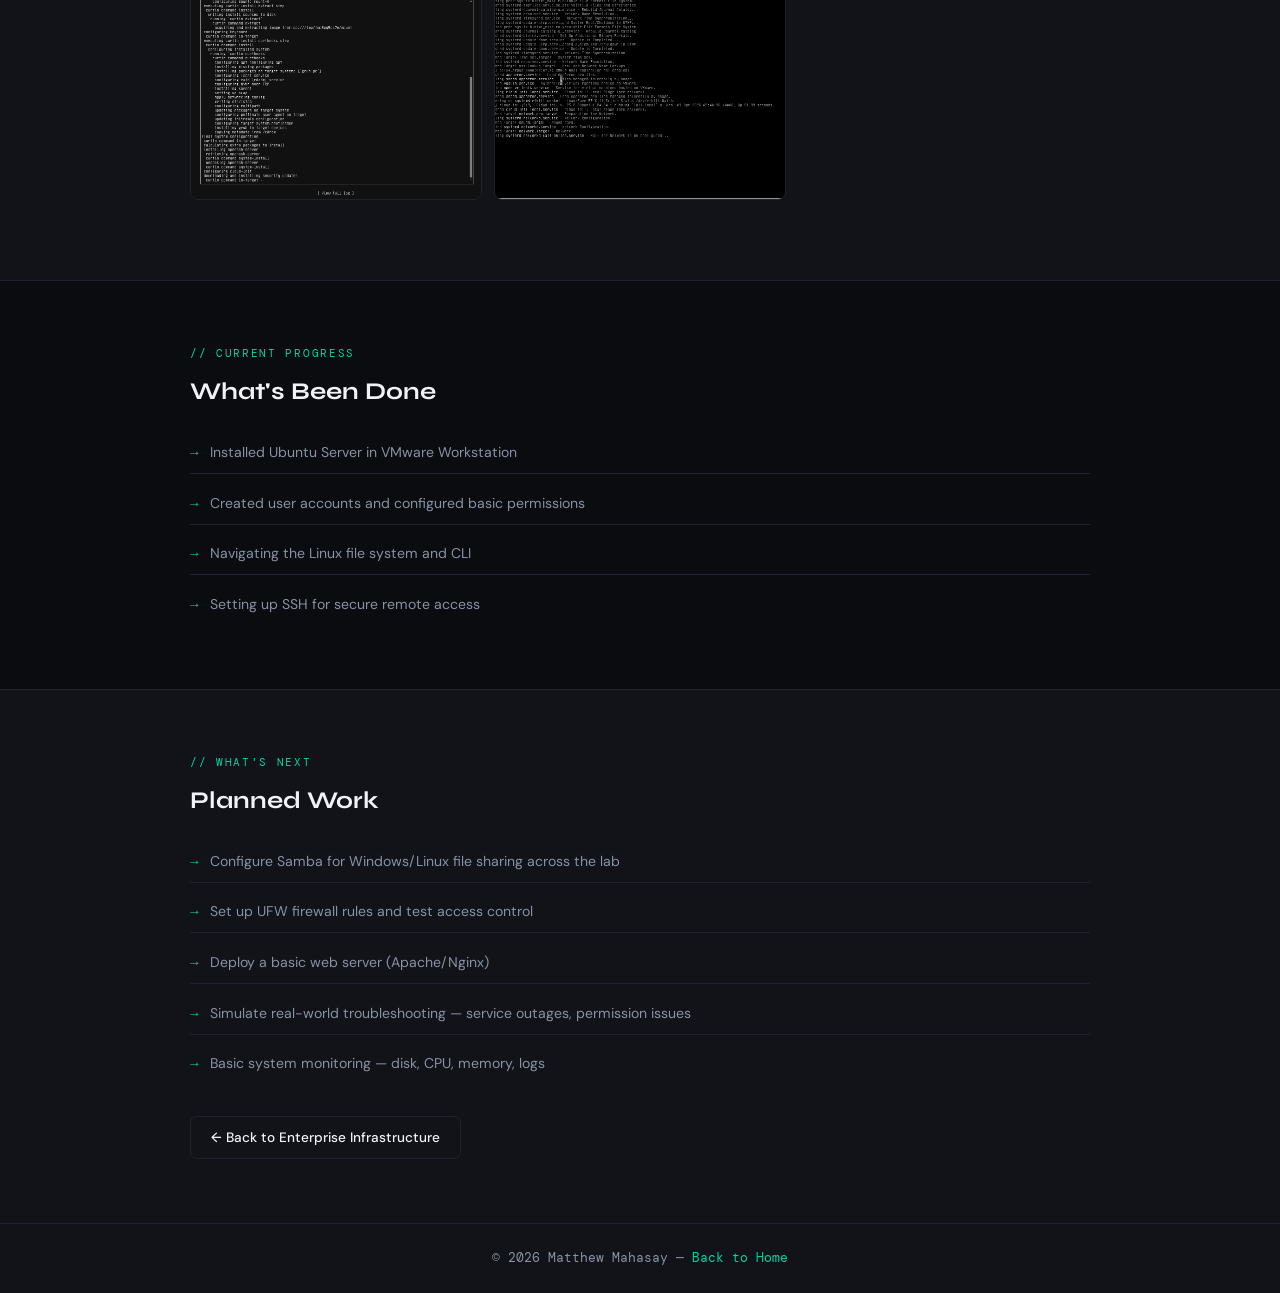
<file: pages/linux-lab.html>
<!DOCTYPE html>
<html lang="en">
<head>
<meta charset="UTF-8">
<meta name="viewport" content="width=device-width, initial-scale=1.0">
<title>Linux Infrastructure Lab — Matthew Mahasay</title>
<link rel="stylesheet" href="../styles/theme.css">
</head>
<body>

<nav>
  <a href="../index.html" class="nav-logo">MM</a>
  <ul class="nav-links">
    <li><a href="../index.html#about">About</a></li>
    <li><a href="../index.html#projects">Projects</a></li>
    <li><a href="../index.html#contact">Contact</a></li>
  </ul>
</nav>

<main>
  <div class="page-hero">
    <div class="page-hero-inner">
      <div class="breadcrumb">
        <a href="../index.html">Home</a>
        <span>/</span>
        <a href="Enterprise Infrastructure.html">Enterprise Infrastructure</a>
        <span>/</span>
        <span>Linux Infrastructure Lab</span>
      </div>
      <div class="page-label">// lab project — in progress</div>
      <h1>Linux Infrastructure Lab</h1>
      <p>A virtualised Linux environment built to explore server administration, remote access, file sharing, and basic infrastructure management using Ubuntu.</p>
    </div>
  </div>

  <!-- OVERVIEW -->
  <section class="section" style="background:var(--bg2)">
    <div class="section-inner">
      <div class="section-label">// overview</div>
      <h2>Project Details</h2>
      <p>This lab focuses on building practical Linux server administration skills in a virtualised environment using VMware. The goal is to get comfortable managing a Linux system from the command line — covering user management, file services, remote access, firewall configuration, and basic monitoring.</p>
      <p>Linux is a critical skill for anyone moving into network or cloud engineering, and this lab is the foundation for understanding how enterprise Linux environments are set up and maintained.</p>
    </div>
  </section>

  <!-- SKILLS -->
  <section class="section" style="background:var(--bg)">
    <div class="section-inner">
      <div class="section-label">// skills & tools</div>
      <h2>Technologies Used</h2>
      <div class="skills-wrap">
        <span class="skill-chip">Ubuntu Server</span>
        <span class="skill-chip">VMware Workstation</span>
        <span class="skill-chip">Linux CLI</span>
        <span class="skill-chip">SSH</span>
        <span class="skill-chip">Samba File Sharing</span>
        <span class="skill-chip">UFW Firewall</span>
        <span class="skill-chip">User & Group Management</span>
        <span class="skill-chip">System Monitoring</span>
      </div>
    </div>
  </section>

  <!-- SETUP -->
  <section class="section" style="background:var(--bg2)">
    <div class="section-inner">
      <div class="section-label">// lab setup</div>
      <h2>Environment Setup</h2>
      <p>Ubuntu was installed and configured inside VMware Workstation. Initial setup included creating a user account, configuring the network, and getting familiar with the Linux terminal environment.</p>
      <div class="img-grid">
        <img src="../images/Linux/ubuntu account.png" alt="Ubuntu account setup">
        <img src="../images/Linux/Screenshot 2026-04-01 203246.png" alt="Linux setup screenshot">
        <img src="../images/Linux/Screenshot 2026-04-01 203327.png" alt="Linux setup screenshot">
        <img src="../images/Linux/Screenshot 2026-04-01 203902.png" alt="Linux setup screenshot">
        <img src="../images/Linux/Screenshot 2026-04-01 204053.png" alt="Linux setup screenshot">
      </div>
    </div>
  </section>

  <!-- PROGRESS -->
  <section class="section" style="background:var(--bg)">
    <div class="section-inner">
      <div class="section-label">// current progress</div>
      <h2>What's Been Done</h2>
      <div class="next-steps">
        <div class="next-item">Installed Ubuntu Server in VMware Workstation</div>
        <div class="next-item">Created user accounts and configured basic permissions</div>
        <div class="next-item">Navigating the Linux file system and CLI</div>
        <div class="next-item">Setting up SSH for secure remote access</div>
      </div>
    </div>
  </section>

  <!-- NEXT STEPS -->
  <section class="section" style="background:var(--bg2)">
    <div class="section-inner">
      <div class="section-label">// what's next</div>
      <h2>Planned Work</h2>
      <div class="next-steps">
        <div class="next-item">Configure Samba for Windows/Linux file sharing across the lab</div>
        <div class="next-item">Set up UFW firewall rules and test access control</div>
        <div class="next-item">Deploy a basic web server (Apache/Nginx)</div>
        <div class="next-item">Simulate real-world troubleshooting — service outages, permission issues</div>
        <div class="next-item">Basic system monitoring — disk, CPU, memory, logs</div>
      </div>
      <div style="margin-top:2rem">
        <a href="Enterprise Infrastructure.html" class="btn btn-ghost">← Back to Enterprise Infrastructure</a>
      </div>
    </div>
  </section>
</main>

<footer>© 2026 Matthew Mahasay — <a href="../index.html">Back to Home</a></footer>

</body>
</html>
</file>
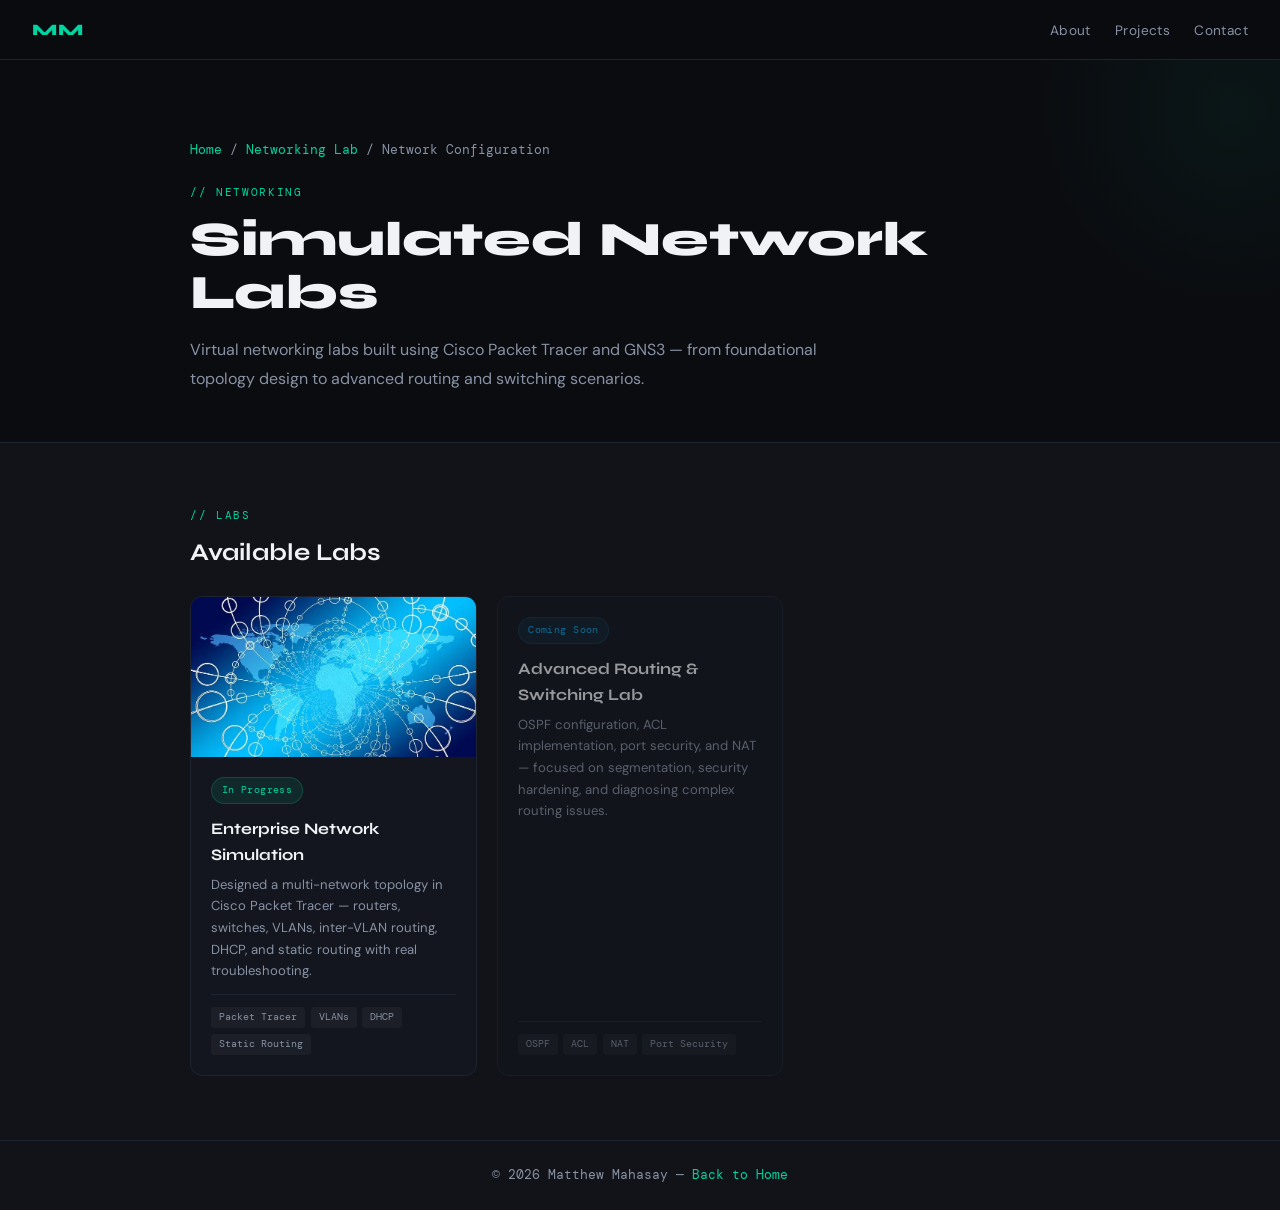
<file: pages/network-configuration.html>
<!DOCTYPE html>
<html lang="en">
<head>
<meta charset="UTF-8">
<meta name="viewport" content="width=device-width, initial-scale=1.0">
<title>Simulated Network Labs — Matthew Mahasay</title>
<link rel="stylesheet" href="../styles/theme.css">
</head>
<body>

<nav>
  <a href="../index.html" class="nav-logo">MM</a>
  <ul class="nav-links">
    <li><a href="../index.html#about">About</a></li>
    <li><a href="../index.html#projects">Projects</a></li>
    <li><a href="../index.html#contact">Contact</a></li>
  </ul>
</nav>

<main>
  <div class="page-hero">
    <div class="page-hero-inner">
      <div class="breadcrumb">
        <a href="../index.html">Home</a>
        <span>/</span>
        <a href="Networking.html">Networking Lab</a>
        <span>/</span>
        <span>Network Configuration</span>
      </div>
      <div class="page-label">// networking</div>
      <h1>Simulated Network Labs</h1>
      <p>Virtual networking labs built using Cisco Packet Tracer and GNS3 — from foundational topology design to advanced routing and switching scenarios.</p>
    </div>
  </div>

  <section class="section" style="background:var(--bg2)">
    <div class="section-inner">
      <div class="section-label">// labs</div>
      <h2>Available Labs</h2>
      <div class="tiles-grid">

        <a href="packet-tracer-lab.html" class="tile">
          <img class="tile-img" src="../images/project2.png" alt="Packet Tracer Lab">
          <div class="tile-body">
            <div class="tile-badges"><span class="badge badge-active">In Progress</span></div>
            <div class="tile-title">Enterprise Network Simulation</div>
            <div class="tile-desc">Designed a multi-network topology in Cisco Packet Tracer — routers, switches, VLANs, inter-VLAN routing, DHCP, and static routing with real troubleshooting.</div>
            <div class="tile-tools">
              <span class="tool-tag">Packet Tracer</span>
              <span class="tool-tag">VLANs</span>
              <span class="tool-tag">DHCP</span>
              <span class="tool-tag">Static Routing</span>
            </div>
          </div>
        </a>

        <div class="tile" style="opacity:0.6;cursor:default">
          <div class="tile-body">
            <div class="tile-badges"><span class="badge badge-soon">Coming Soon</span></div>
            <div class="tile-title">Advanced Routing & Switching Lab</div>
            <div class="tile-desc">OSPF configuration, ACL implementation, port security, and NAT — focused on segmentation, security hardening, and diagnosing complex routing issues.</div>
            <div class="tile-tools">
              <span class="tool-tag">OSPF</span>
              <span class="tool-tag">ACL</span>
              <span class="tool-tag">NAT</span>
              <span class="tool-tag">Port Security</span>
            </div>
          </div>
        </div>

      </div>
    </div>
  </section>
</main>

<footer>© 2026 Matthew Mahasay — <a href="../index.html">Back to Home</a></footer>

</body>
</html>
</file>
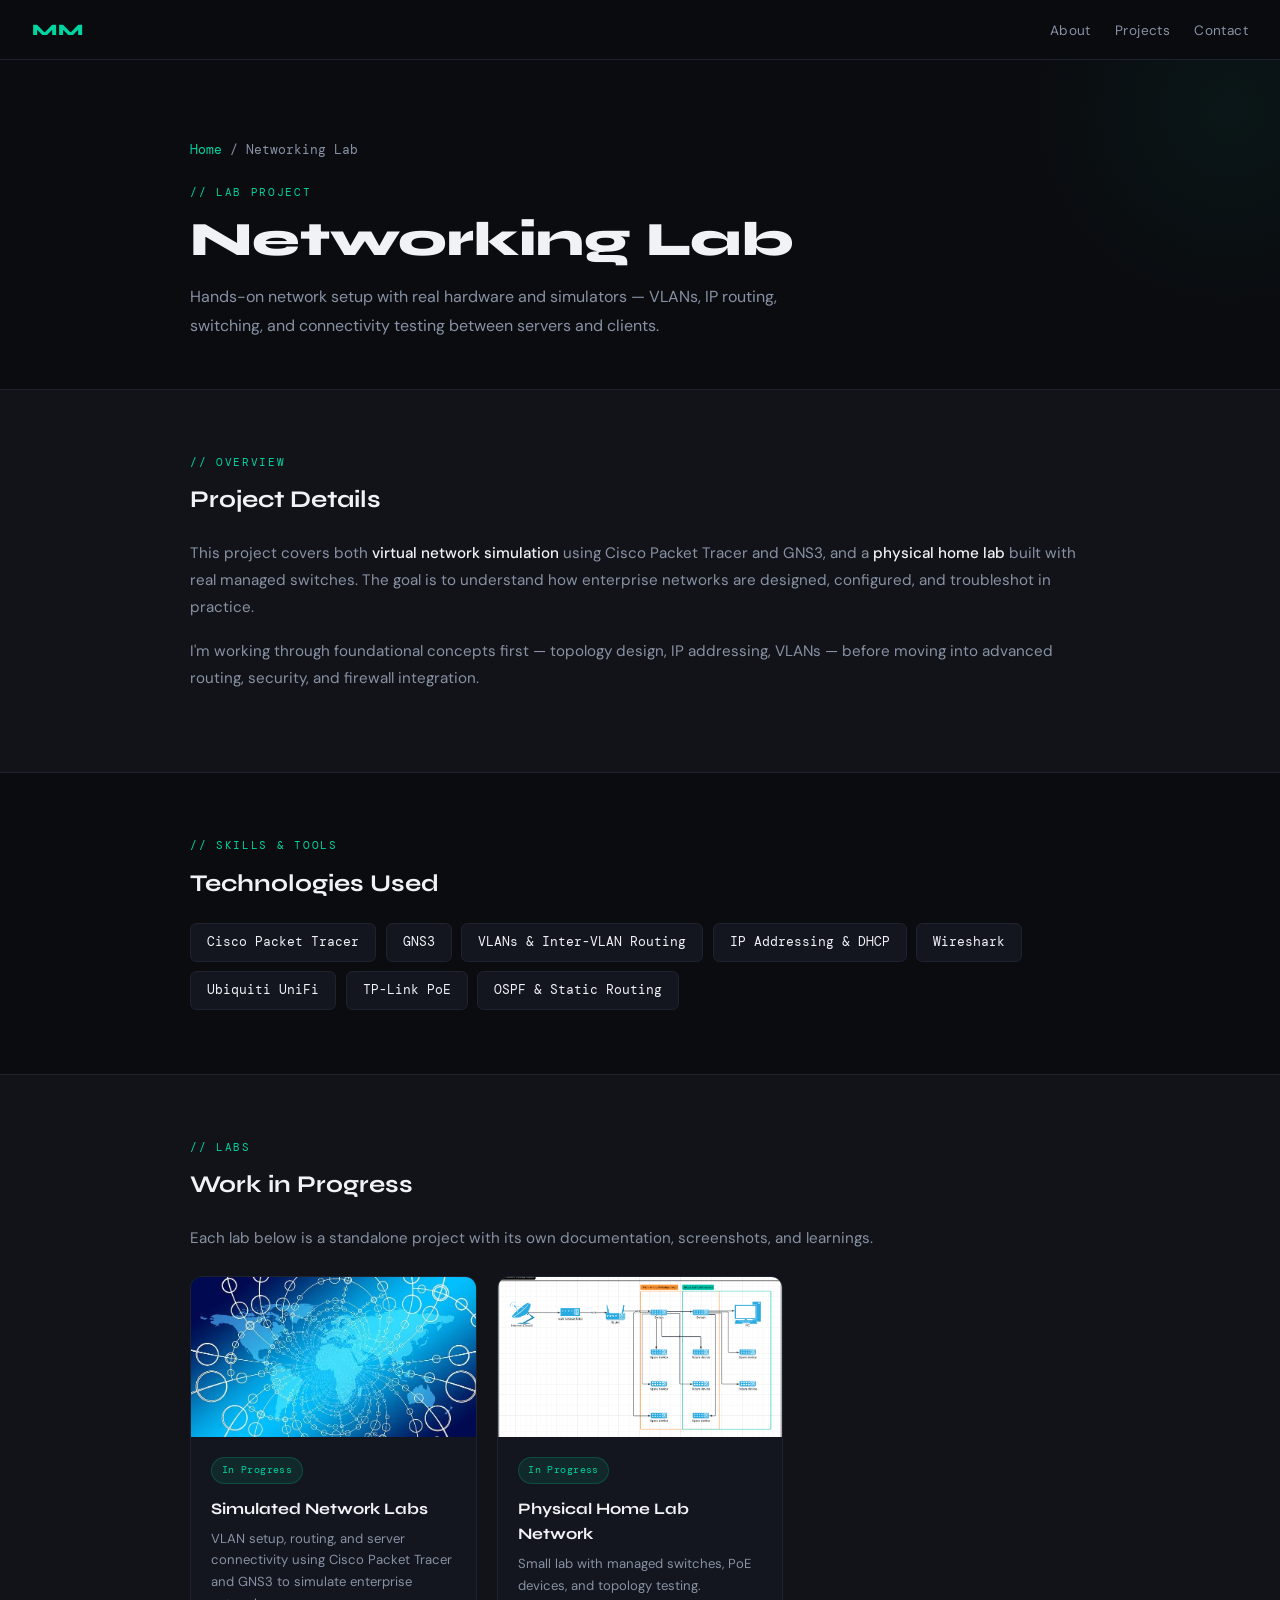
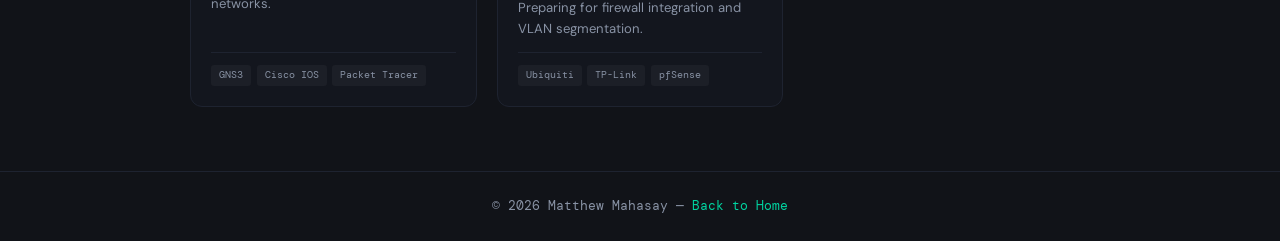
<file: pages/Networking.html>
<!DOCTYPE html>
<html lang="en">
<head>
<meta charset="UTF-8">
<meta name="viewport" content="width=device-width, initial-scale=1.0">
<title>Networking Lab — Matthew Mahasay</title>
<link rel="stylesheet" href="../styles/theme.css">
</head>
<body>

<nav>
  <a href="../index.html" class="nav-logo">MM</a>
  <ul class="nav-links">
    <li><a href="../index.html#about">About</a></li>
    <li><a href="../index.html#projects">Projects</a></li>
    <li><a href="../index.html#contact">Contact</a></li>
  </ul>
</nav>

<main>
  <div class="page-hero">
    <div class="page-hero-inner">
      <div class="breadcrumb">
        <a href="../index.html">Home</a>
        <span>/</span>
        <span>Networking Lab</span>
      </div>
      <div class="page-label">// lab project</div>
      <h1>Networking Lab</h1>
      <p>Hands-on network setup with real hardware and simulators — VLANs, IP routing, switching, and connectivity testing between servers and clients.</p>
    </div>
  </div>

  <section class="section" style="background:var(--bg2)">
    <div class="section-inner">
      <div class="section-label">// overview</div>
      <h2>Project Details</h2>
      <p>This project covers both <strong>virtual network simulation</strong> using Cisco Packet Tracer and GNS3, and a <strong>physical home lab</strong> built with real managed switches. The goal is to understand how enterprise networks are designed, configured, and troubleshot in practice.</p>
      <p>I'm working through foundational concepts first — topology design, IP addressing, VLANs — before moving into advanced routing, security, and firewall integration.</p>
    </div>
  </section>

  <section class="section" style="background:var(--bg)">
    <div class="section-inner">
      <div class="section-label">// skills & tools</div>
      <h2>Technologies Used</h2>
      <div class="skills-wrap">
        <span class="skill-chip">Cisco Packet Tracer</span>
        <span class="skill-chip">GNS3</span>
        <span class="skill-chip">VLANs & Inter-VLAN Routing</span>
        <span class="skill-chip">IP Addressing & DHCP</span>
        <span class="skill-chip">Wireshark</span>
        <span class="skill-chip">Ubiquiti UniFi</span>
        <span class="skill-chip">TP-Link PoE</span>
        <span class="skill-chip">OSPF & Static Routing</span>
      </div>
    </div>
  </section>

  <section class="section" style="background:var(--bg2)">
    <div class="section-inner">
      <div class="section-label">// labs</div>
      <h2>Work in Progress</h2>
      <p>Each lab below is a standalone project with its own documentation, screenshots, and learnings.</p>
      <div class="tiles-grid">

        <a href="network-configuration.html" class="tile">
          <img class="tile-img" src="../images/project2.png" alt="Network Configuration">
          <div class="tile-body">
            <div class="tile-badges"><span class="badge badge-active">In Progress</span></div>
            <div class="tile-title">Simulated Network Labs</div>
            <div class="tile-desc">VLAN setup, routing, and server connectivity using Cisco Packet Tracer and GNS3 to simulate enterprise networks.</div>
            <div class="tile-tools">
              <span class="tool-tag">GNS3</span>
              <span class="tool-tag">Cisco IOS</span>
              <span class="tool-tag">Packet Tracer</span>
            </div>
          </div>
        </a>

        <a href="home-lab-network.html" class="tile">
          <img class="tile-img" src="../images/network-topology.png" alt="Home Lab Network">
          <div class="tile-body">
            <div class="tile-badges"><span class="badge badge-active">In Progress</span></div>
            <div class="tile-title">Physical Home Lab Network</div>
            <div class="tile-desc">Small lab with managed switches, PoE devices, and topology testing. Preparing for firewall integration and VLAN segmentation.</div>
            <div class="tile-tools">
              <span class="tool-tag">Ubiquiti</span>
              <span class="tool-tag">TP-Link</span>
              <span class="tool-tag">pfSense</span>
            </div>
          </div>
        </a>

      </div>
    </div>
  </section>
</main>

<footer>© 2026 Matthew Mahasay — <a href="../index.html">Back to Home</a></footer>

</body>
</html>
</file>
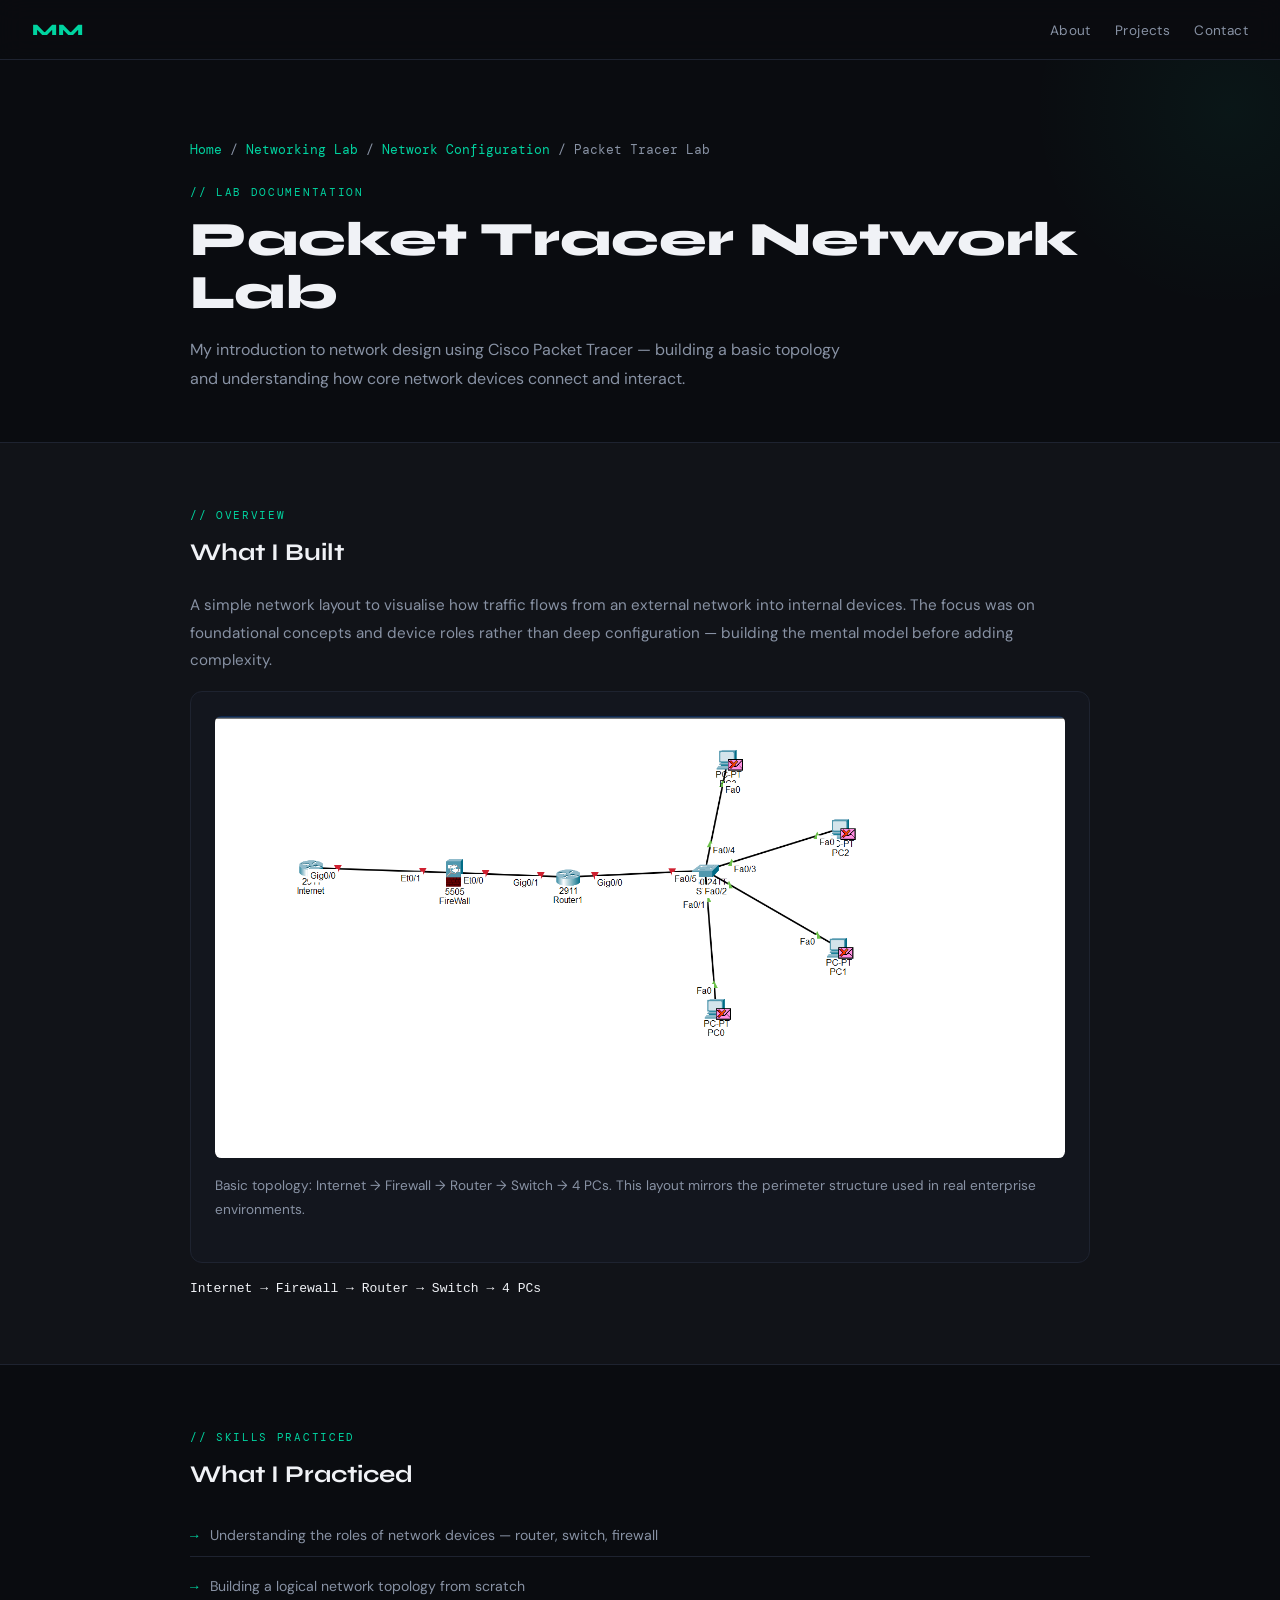
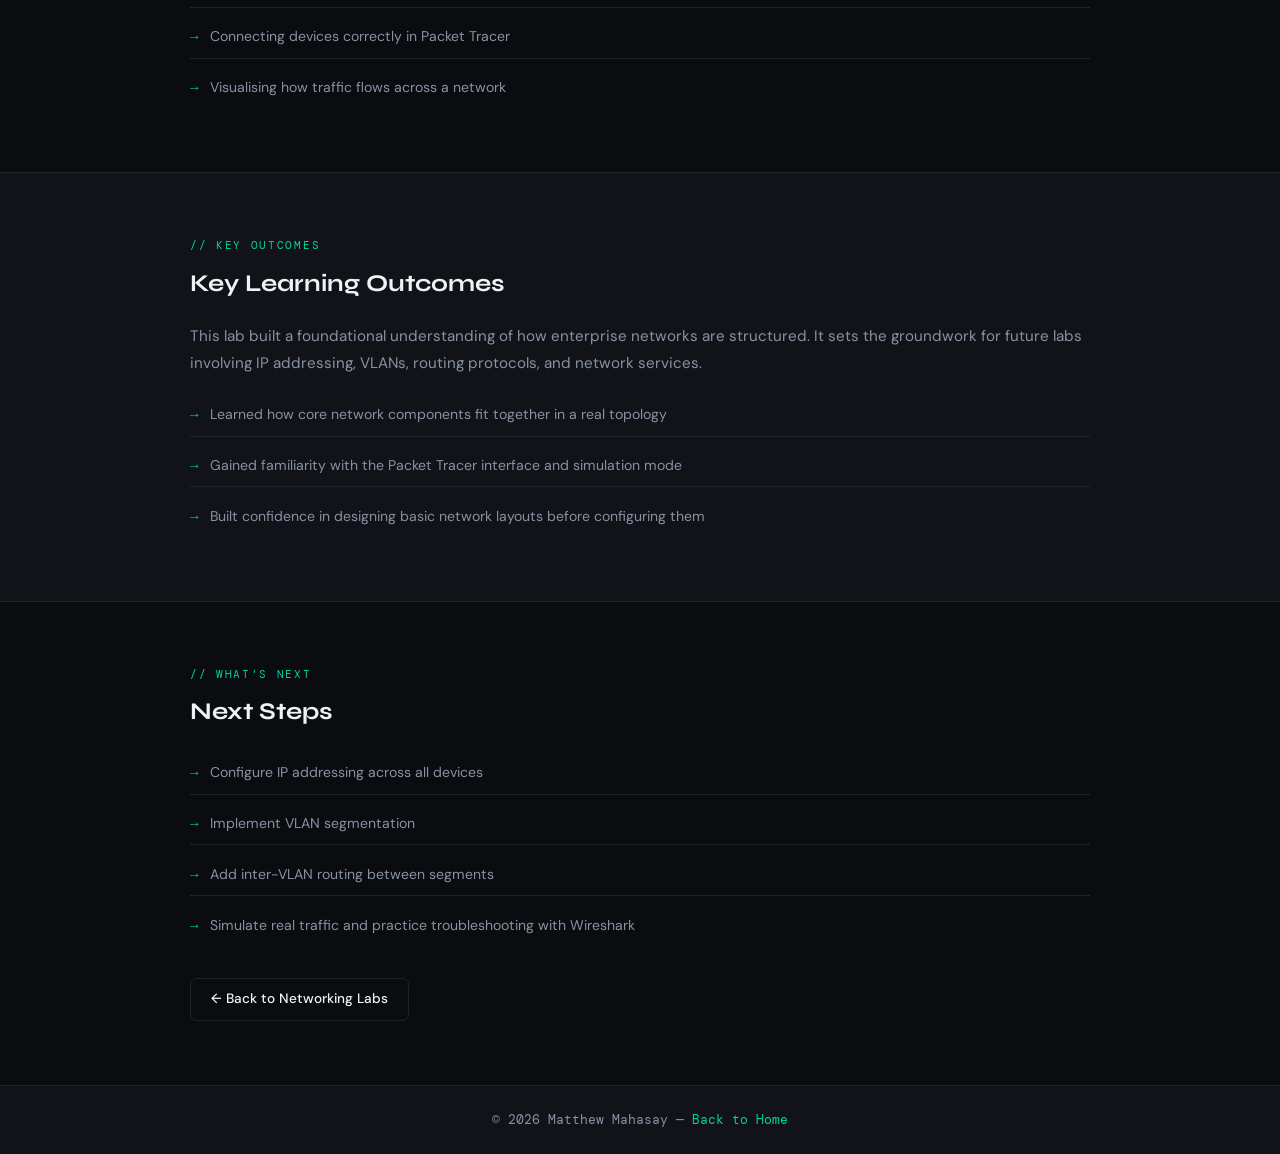
<file: pages/packet-tracer-lab.html>
<!DOCTYPE html>
<html lang="en">
<head>
<meta charset="UTF-8">
<meta name="viewport" content="width=device-width, initial-scale=1.0">
<title>Packet Tracer Lab — Matthew Mahasay</title>
<link rel="stylesheet" href="../styles/theme.css">
</head>
<body>

<nav>
  <a href="../index.html" class="nav-logo">MM</a>
  <ul class="nav-links">
    <li><a href="../index.html#about">About</a></li>
    <li><a href="../index.html#projects">Projects</a></li>
    <li><a href="../index.html#contact">Contact</a></li>
  </ul>
</nav>

<main>
  <div class="page-hero">
    <div class="page-hero-inner">
      <div class="breadcrumb">
        <a href="../index.html">Home</a>
        <span>/</span>
        <a href="Networking.html">Networking Lab</a>
        <span>/</span>
        <a href="network-configuration.html">Network Configuration</a>
        <span>/</span>
        <span>Packet Tracer Lab</span>
      </div>
      <div class="page-label">// lab documentation</div>
      <h1>Packet Tracer Network Lab</h1>
      <p>My introduction to network design using Cisco Packet Tracer — building a basic topology and understanding how core network devices connect and interact.</p>
    </div>
  </div>

  <!-- OVERVIEW -->
  <section class="section" style="background:var(--bg2)">
    <div class="section-inner">
      <div class="section-label">// overview</div>
      <h2>What I Built</h2>
      <p>A simple network layout to visualise how traffic flows from an external network into internal devices. The focus was on foundational concepts and device roles rather than deep configuration — building the mental model before adding complexity.</p>
      <div class="topology-box">
        <img src="../images/Networking/topology.png" alt="Network topology diagram">
        <p>Basic topology: Internet → Firewall → Router → Switch → 4 PCs. This layout mirrors the perimeter structure used in real enterprise environments.</p>
      </div>
      <pre>Internet → Firewall → Router → Switch → 4 PCs</pre>
    </div>
  </section>

  <!-- WHAT I PRACTICED -->
  <section class="section" style="background:var(--bg)">
    <div class="section-inner">
      <div class="section-label">// skills practiced</div>
      <h2>What I Practiced</h2>
      <div class="next-steps">
        <div class="next-item">Understanding the roles of network devices — router, switch, firewall</div>
        <div class="next-item">Building a logical network topology from scratch</div>
        <div class="next-item">Connecting devices correctly in Packet Tracer</div>
        <div class="next-item">Visualising how traffic flows across a network</div>
      </div>
    </div>
  </section>

  <!-- KEY LEARNINGS -->
  <section class="section" style="background:var(--bg2)">
    <div class="section-inner">
      <div class="section-label">// key outcomes</div>
      <h2>Key Learning Outcomes</h2>
      <p>This lab built a foundational understanding of how enterprise networks are structured. It sets the groundwork for future labs involving IP addressing, VLANs, routing protocols, and network services.</p>
      <div class="next-steps">
        <div class="next-item">Learned how core network components fit together in a real topology</div>
        <div class="next-item">Gained familiarity with the Packet Tracer interface and simulation mode</div>
        <div class="next-item">Built confidence in designing basic network layouts before configuring them</div>
      </div>
    </div>
  </section>

  <!-- NEXT STEPS -->
  <section class="section" style="background:var(--bg)">
    <div class="section-inner">
      <div class="section-label">// what's next</div>
      <h2>Next Steps</h2>
      <div class="next-steps">
        <div class="next-item">Configure IP addressing across all devices</div>
        <div class="next-item">Implement VLAN segmentation</div>
        <div class="next-item">Add inter-VLAN routing between segments</div>
        <div class="next-item">Simulate real traffic and practice troubleshooting with Wireshark</div>
      </div>
      <div style="margin-top:2rem">
        <a href="network-configuration.html" class="btn btn-ghost">← Back to Networking Labs</a>
      </div>
    </div>
  </section>
</main>

<footer>© 2026 Matthew Mahasay — <a href="../index.html">Back to Home</a></footer>

</body>
</html>
</file>
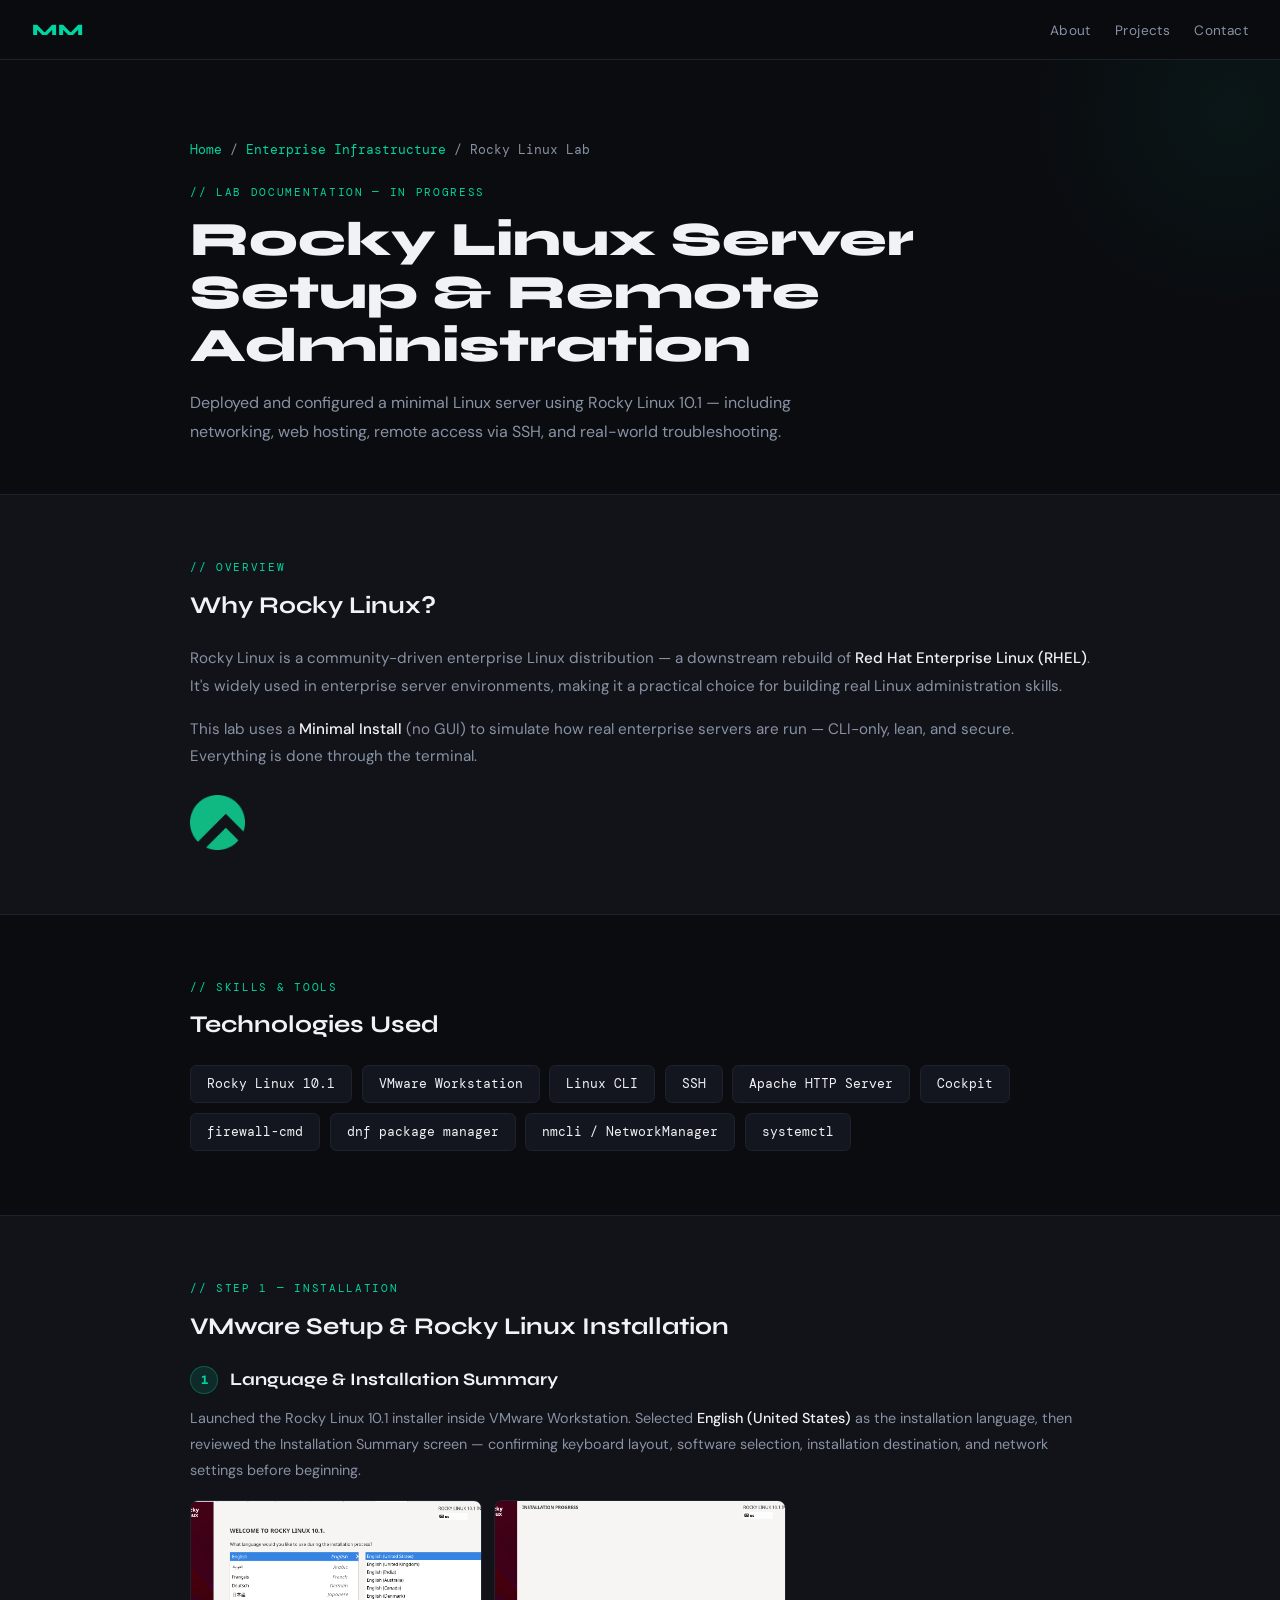
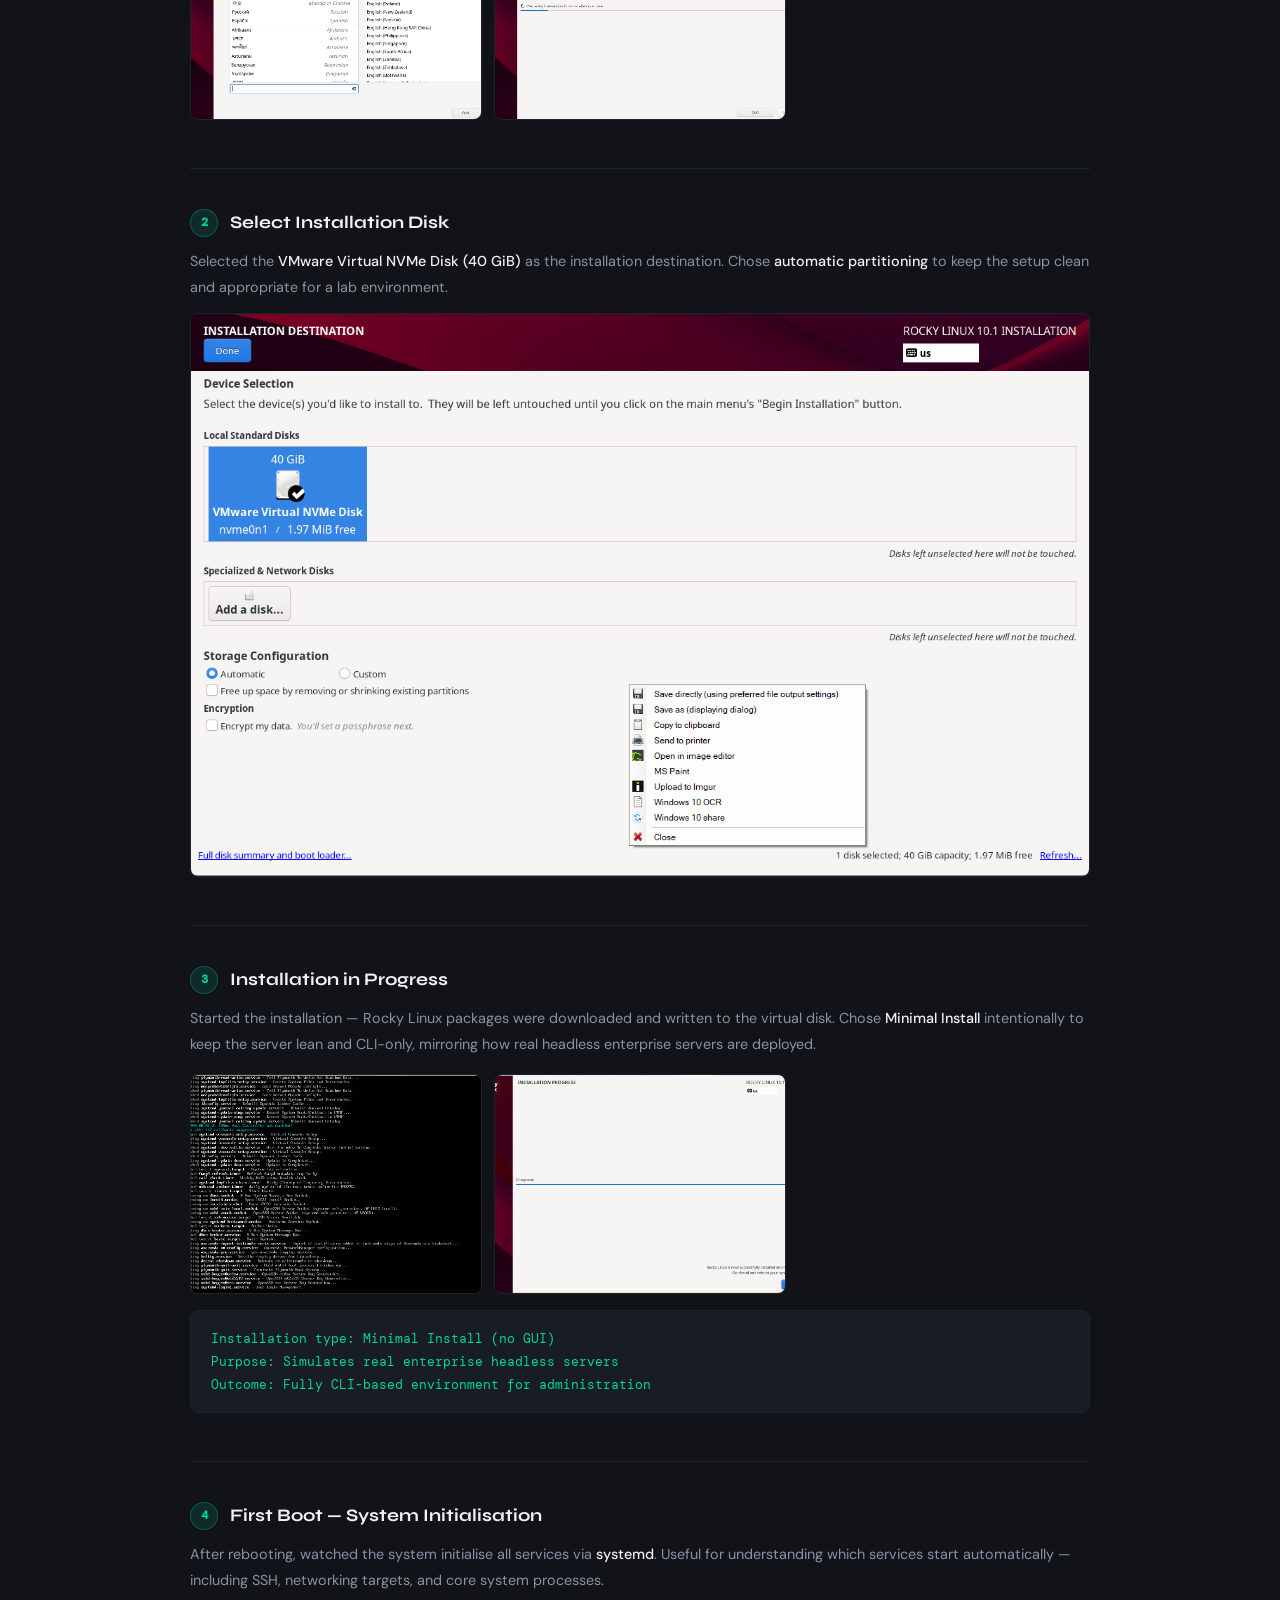
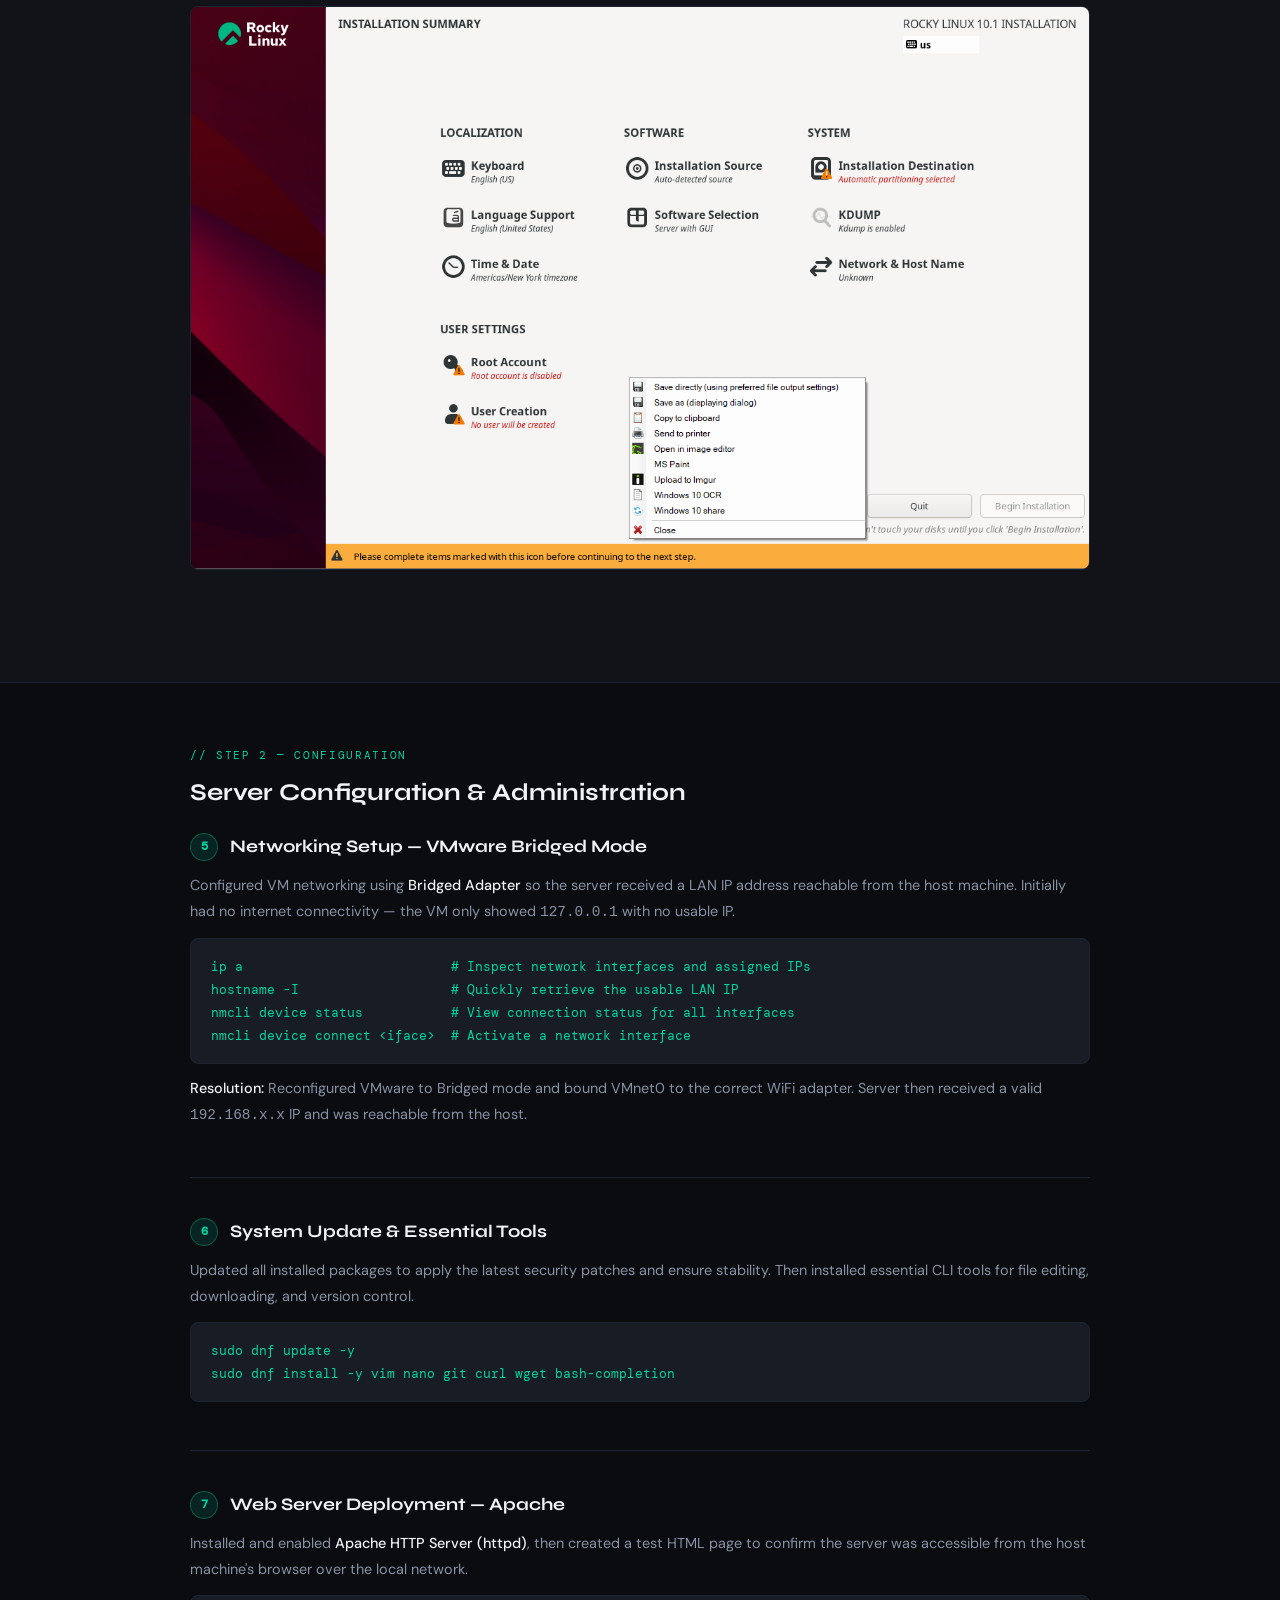
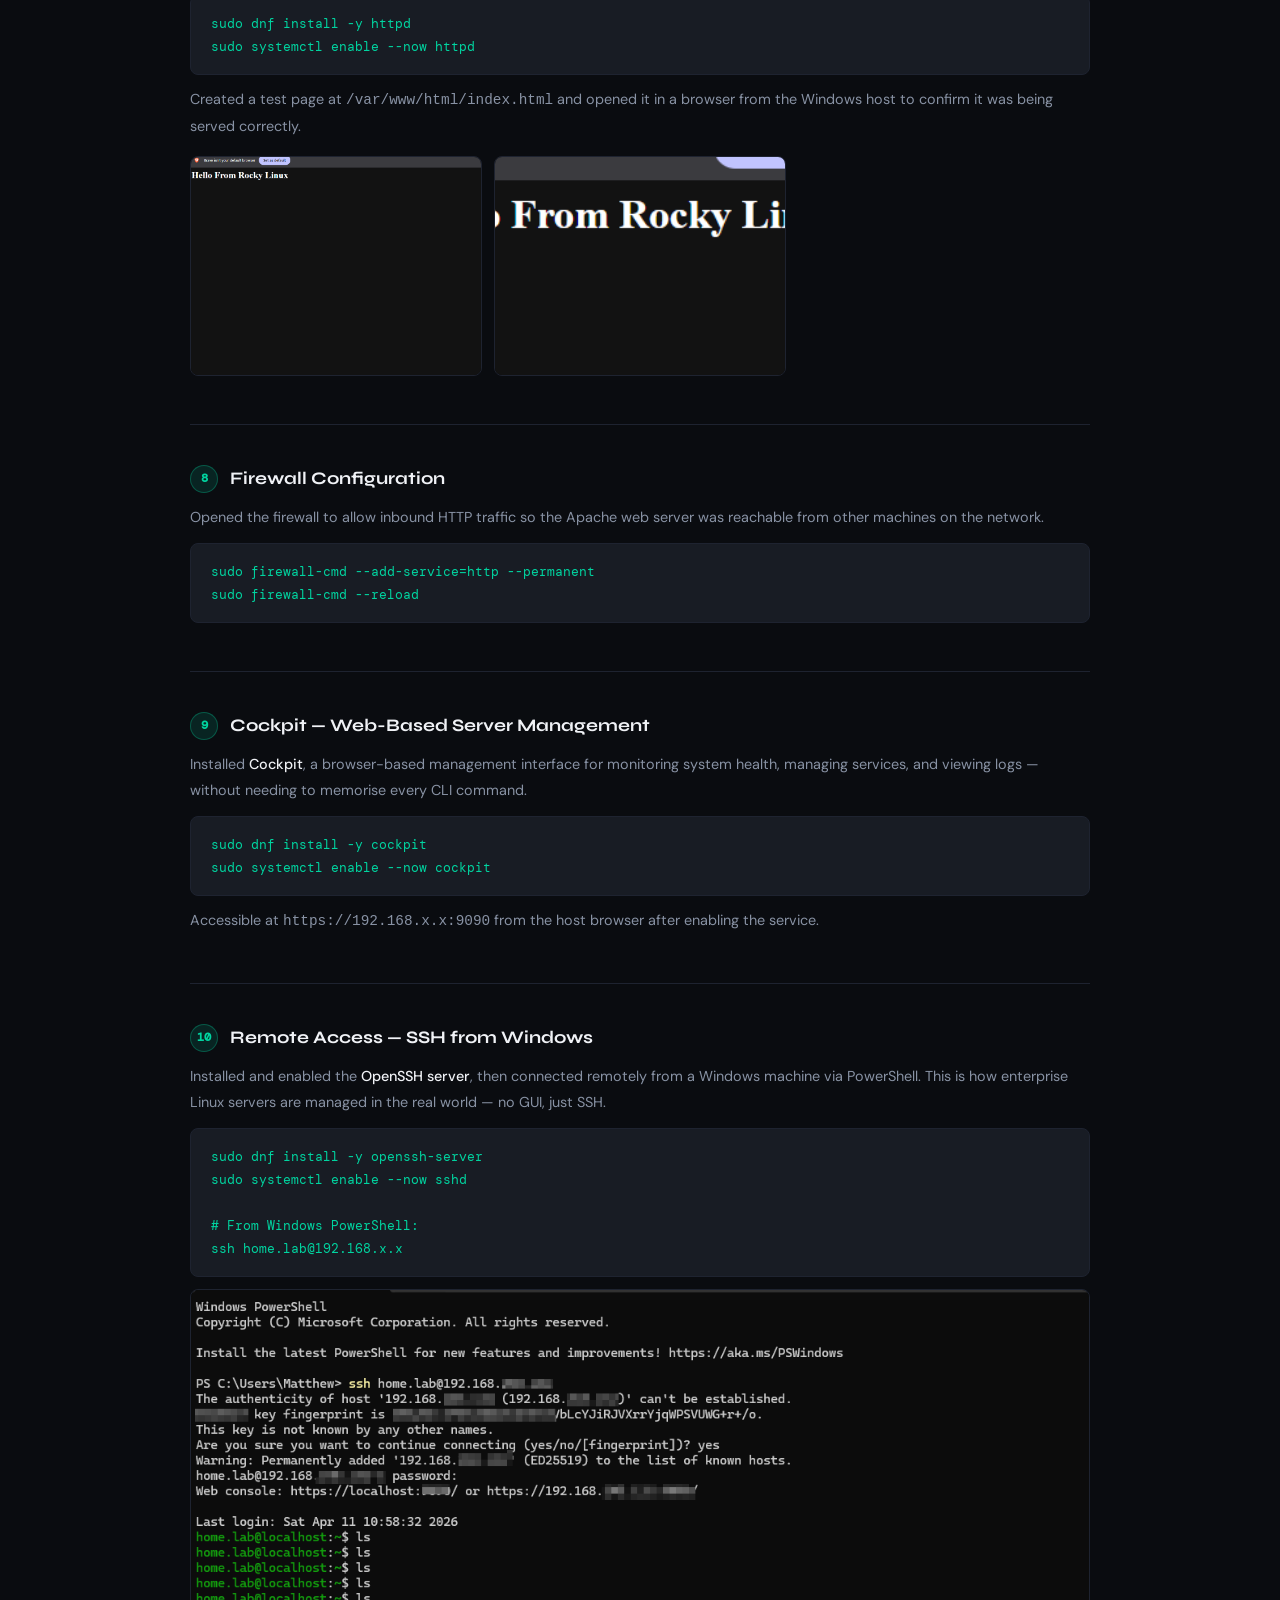
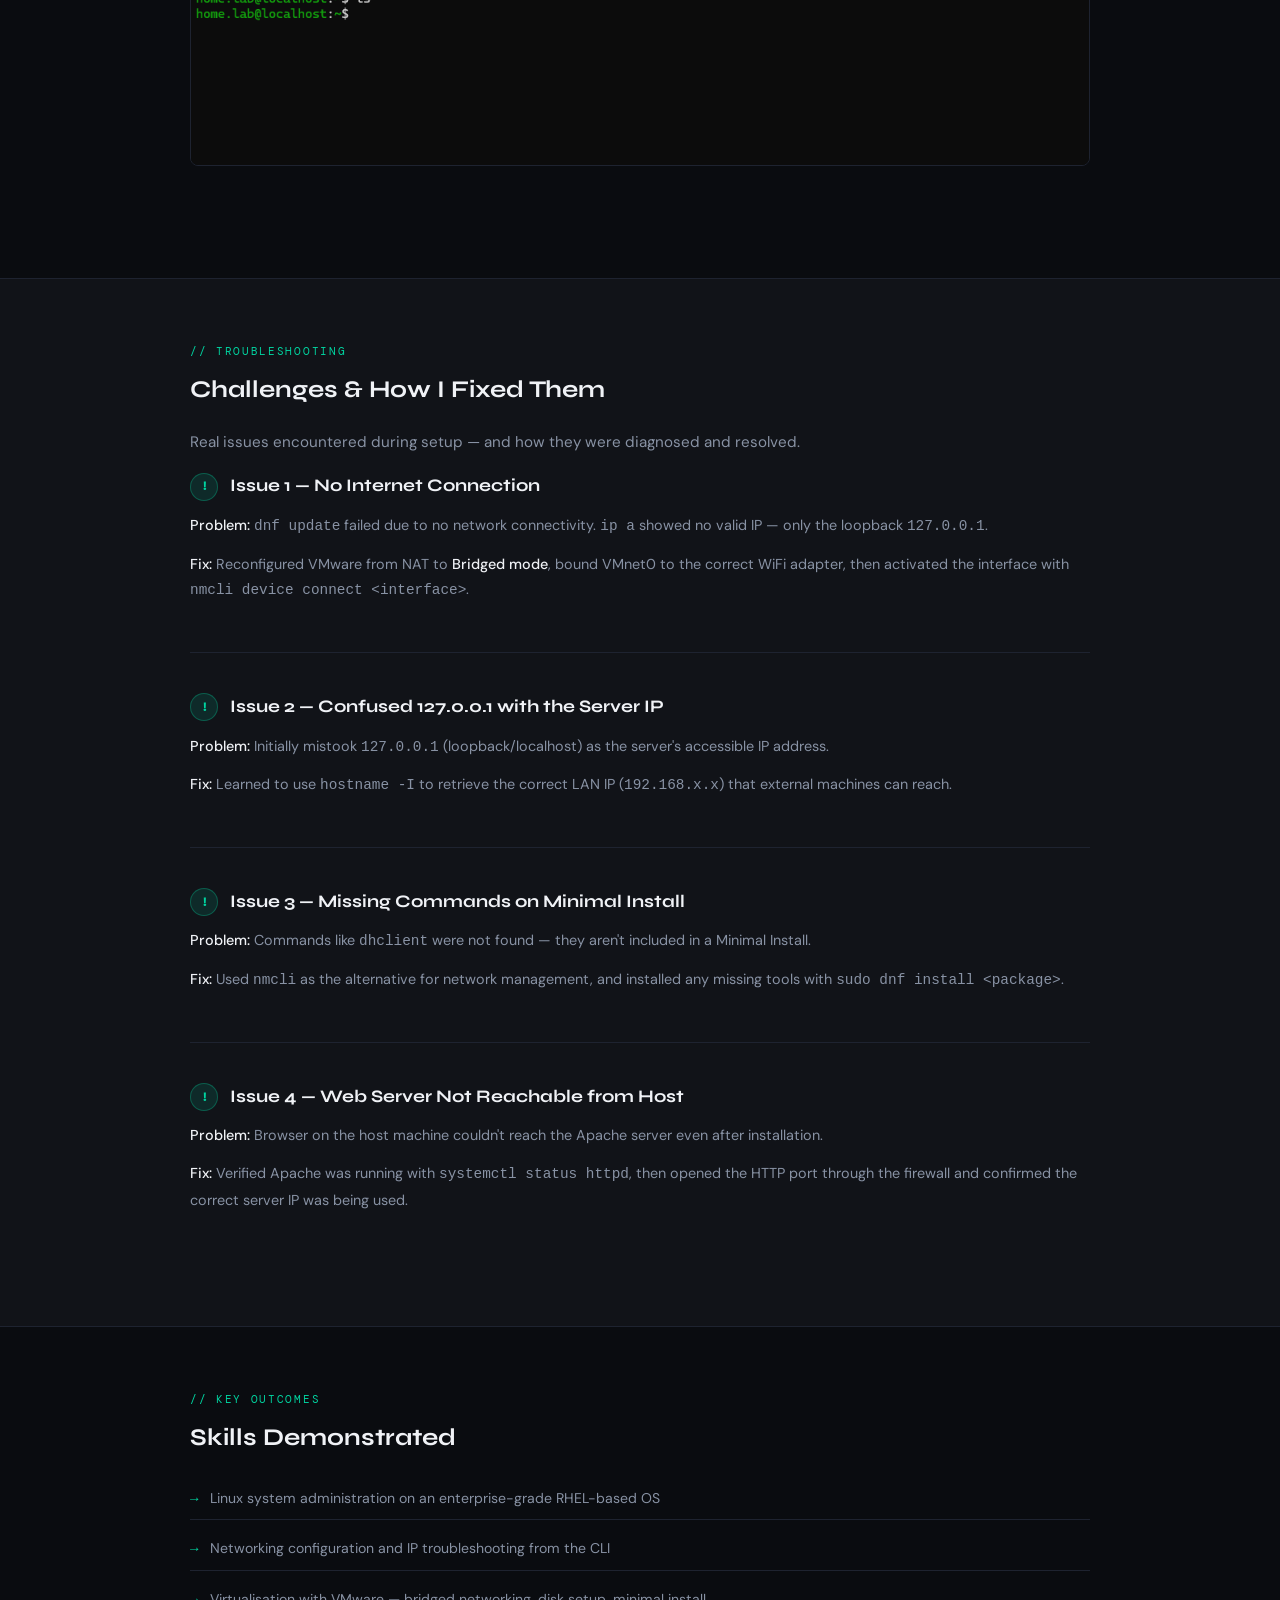
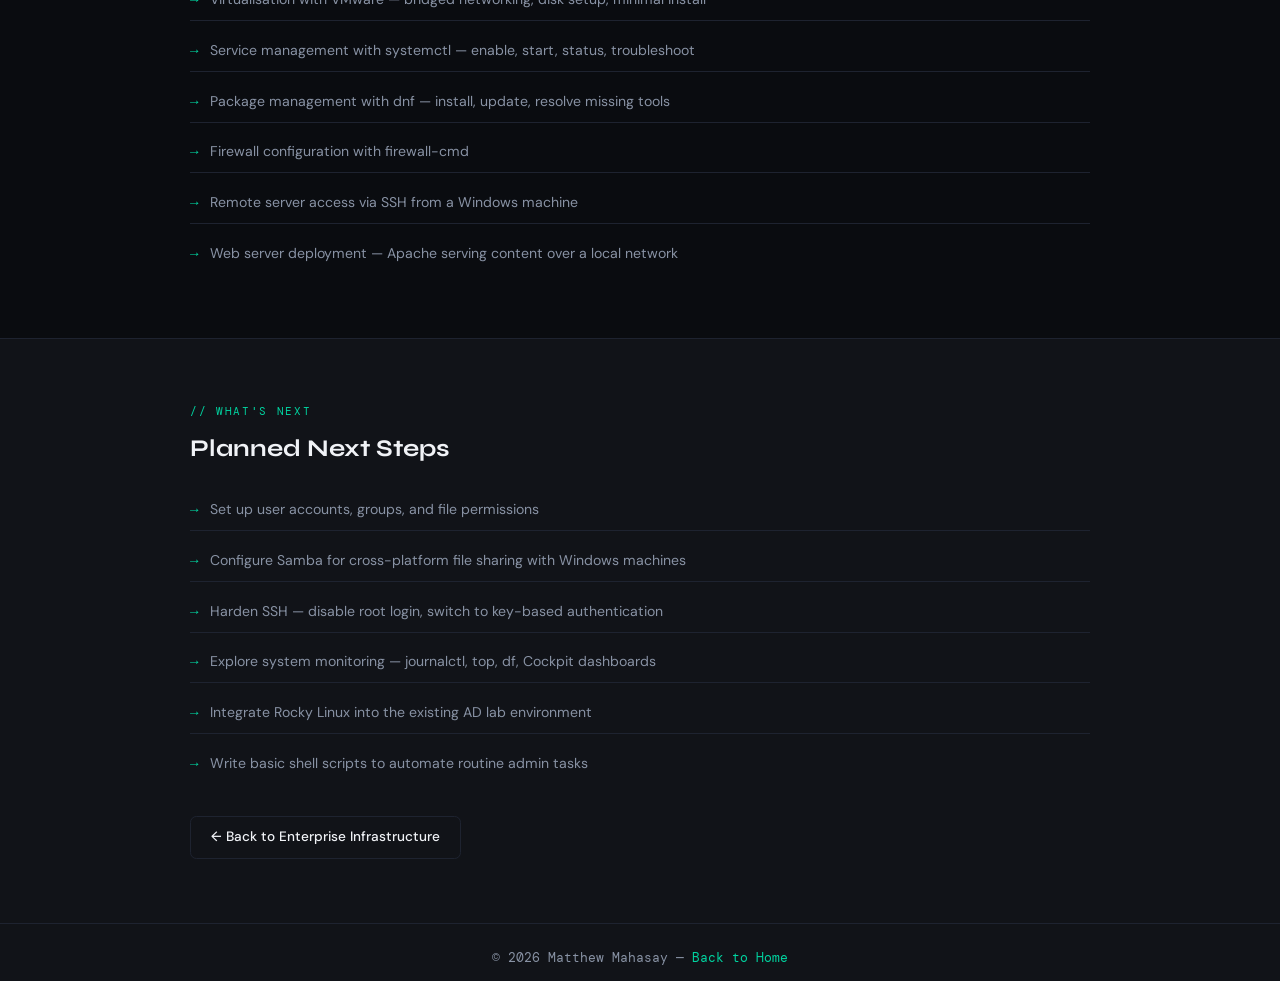
<file: pages/rocky-linux.html>
<!DOCTYPE html>
<html lang="en">
<head>
<meta charset="UTF-8">
<meta name="viewport" content="width=device-width, initial-scale=1.0">
<title>Rocky Linux Lab — Matthew Mahasay</title>
<link rel="stylesheet" href="../styles/theme.css">
</head>
<body>

<nav>
  <a href="../index.html" class="nav-logo">MM</a>
  <ul class="nav-links">
    <li><a href="../index.html#about">About</a></li>
    <li><a href="../index.html#projects">Projects</a></li>
    <li><a href="../index.html#contact">Contact</a></li>
  </ul>
</nav>

<main>
  <div class="page-hero">
    <div class="page-hero-inner">
      <div class="breadcrumb">
        <a href="../index.html">Home</a>
        <span>/</span>
        <a href="Enterprise Infrastructure.html">Enterprise Infrastructure</a>
        <span>/</span>
        <span>Rocky Linux Lab</span>
      </div>
      <div class="page-label">// lab documentation — in progress</div>
      <h1>Rocky Linux Server Setup & Remote Administration</h1>
      <p>Deployed and configured a minimal Linux server using Rocky Linux 10.1 — including networking, web hosting, remote access via SSH, and real-world troubleshooting.</p>
    </div>
  </div>

  <!-- OVERVIEW -->
  <section class="section" style="background:var(--bg2)">
    <div class="section-inner">
      <div class="section-label">// overview</div>
      <h2>Why Rocky Linux?</h2>
      <p>Rocky Linux is a community-driven enterprise Linux distribution — a downstream rebuild of <strong>Red Hat Enterprise Linux (RHEL)</strong>. It's widely used in enterprise server environments, making it a practical choice for building real Linux administration skills.</p>
      <p>This lab uses a <strong>Minimal Install</strong> (no GUI) to simulate how real enterprise servers are run — CLI-only, lean, and secure. Everything is done through the terminal.</p>
      <div style="margin-top:1.5rem">
        <img src="../images/Linux/Rocky_Linux.png" alt="Rocky Linux" style="height:55px;width:auto;display:block">
      </div>
    </div>
  </section>

  <!-- SKILLS -->
  <section class="section" style="background:var(--bg)">
    <div class="section-inner">
      <div class="section-label">// skills & tools</div>
      <h2>Technologies Used</h2>
      <div class="skills-wrap">
        <span class="skill-chip">Rocky Linux 10.1</span>
        <span class="skill-chip">VMware Workstation</span>
        <span class="skill-chip">Linux CLI</span>
        <span class="skill-chip">SSH</span>
        <span class="skill-chip">Apache HTTP Server</span>
        <span class="skill-chip">Cockpit</span>
        <span class="skill-chip">firewall-cmd</span>
        <span class="skill-chip">dnf package manager</span>
        <span class="skill-chip">nmcli / NetworkManager</span>
        <span class="skill-chip">systemctl</span>
      </div>
    </div>
  </section>

  <!-- INSTALLATION -->
  <section class="section" style="background:var(--bg2)">
    <div class="section-inner">
      <div class="section-label">// step 1 — installation</div>
      <h2>VMware Setup & Rocky Linux Installation</h2>

      <div class="doc-step">
        <h3><span class="step-num">1</span> Language & Installation Summary</h3>
        <p>Launched the Rocky Linux 10.1 installer inside VMware Workstation. Selected <strong>English (United States)</strong> as the installation language, then reviewed the Installation Summary screen — confirming keyboard layout, software selection, installation destination, and network settings before beginning.</p>
        <div class="img-grid">
          <img src="../images/Linux/Linux_Linux.png" alt="Rocky Linux 10.1 — language selection screen">
          <img src="../images/Linux/Configure_settings.png" alt="Installation summary — reviewing configuration">
        </div>
      </div>

      <div class="divider"></div>

      <div class="doc-step">
        <h3><span class="step-num">2</span> Select Installation Disk</h3>
        <p>Selected the <strong>VMware Virtual NVMe Disk (40 GiB)</strong> as the installation destination. Chose <strong>automatic partitioning</strong> to keep the setup clean and appropriate for a lab environment.</p>
        <img src="../images/Linux/Select_VMware_Disk.png" alt="Installation destination — selecting VMware virtual disk" class="doc-img">
      </div>

      <div class="divider"></div>

      <div class="doc-step">
        <h3><span class="step-num">3</span> Installation in Progress</h3>
        <p>Started the installation — Rocky Linux packages were downloaded and written to the virtual disk. Chose <strong>Minimal Install</strong> intentionally to keep the server lean and CLI-only, mirroring how real headless enterprise servers are deployed.</p>
        <div class="img-grid">
          <img src="../images/Linux/File_installing.png" alt="Installation in progress — packages being installed">
          <img src="../images/Linux/Installation_completed.png" alt="Installation complete — ready to reboot">
        </div>
        <pre>Installation type: Minimal Install (no GUI)
Purpose: Simulates real enterprise headless servers
Outcome: Fully CLI-based environment for administration</pre>
      </div>

      <div class="divider"></div>

      <div class="doc-step">
        <h3><span class="step-num">4</span> First Boot — System Initialisation</h3>
        <p>After rebooting, watched the system initialise all services via <strong>systemd</strong>. Useful for understanding which services start automatically — including SSH, networking targets, and core system processes.</p>
        <img src="../images/Linux/Linux_Setup.png" alt="First boot — systemd service initialisation output" class="doc-img">
      </div>
    </div>
  </section>

  <!-- CONFIGURATION -->
  <section class="section" style="background:var(--bg)">
    <div class="section-inner">
      <div class="section-label">// step 2 — configuration</div>
      <h2>Server Configuration & Administration</h2>

      <div class="doc-step">
        <h3><span class="step-num">5</span> Networking Setup — VMware Bridged Mode</h3>
        <p>Configured VM networking using <strong>Bridged Adapter</strong> so the server received a LAN IP address reachable from the host machine. Initially had no internet connectivity — the VM only showed <code>127.0.0.1</code> with no usable IP.</p>
        <pre>ip a                          # Inspect network interfaces and assigned IPs
hostname -I                   # Quickly retrieve the usable LAN IP
nmcli device status           # View connection status for all interfaces
nmcli device connect &lt;iface&gt;  # Activate a network interface</pre>
        <p><strong>Resolution:</strong> Reconfigured VMware to Bridged mode and bound VMnet0 to the correct WiFi adapter. Server then received a valid <code>192.168.x.x</code> IP and was reachable from the host.</p>
      </div>

      <div class="divider"></div>

      <div class="doc-step">
        <h3><span class="step-num">6</span> System Update & Essential Tools</h3>
        <p>Updated all installed packages to apply the latest security patches and ensure stability. Then installed essential CLI tools for file editing, downloading, and version control.</p>
        <pre>sudo dnf update -y
sudo dnf install -y vim nano git curl wget bash-completion</pre>
      </div>

      <div class="divider"></div>

      <div class="doc-step">
        <h3><span class="step-num">7</span> Web Server Deployment — Apache</h3>
        <p>Installed and enabled <strong>Apache HTTP Server (httpd)</strong>, then created a test HTML page to confirm the server was accessible from the host machine's browser over the local network.</p>
        <pre>sudo dnf install -y httpd
sudo systemctl enable --now httpd</pre>
        <p>Created a test page at <code>/var/www/html/index.html</code> and opened it in a browser from the Windows host to confirm it was being served correctly.</p>
        <div class="img-grid">
          <img src="../images/Linux/First_HTML_in_Rocky.png" alt="First HTML page served from Rocky Linux — Brave browser">
          <img src="../images/Linux/helloworld.png" alt="Hello From Rocky Linux — confirmed in browser">
        </div>
      </div>

      <div class="divider"></div>

      <div class="doc-step">
        <h3><span class="step-num">8</span> Firewall Configuration</h3>
        <p>Opened the firewall to allow inbound HTTP traffic so the Apache web server was reachable from other machines on the network.</p>
        <pre>sudo firewall-cmd --add-service=http --permanent
sudo firewall-cmd --reload</pre>
      </div>

      <div class="divider"></div>

      <div class="doc-step">
        <h3><span class="step-num">9</span> Cockpit — Web-Based Server Management</h3>
        <p>Installed <strong>Cockpit</strong>, a browser-based management interface for monitoring system health, managing services, and viewing logs — without needing to memorise every CLI command.</p>
        <pre>sudo dnf install -y cockpit
sudo systemctl enable --now cockpit</pre>
        <p>Accessible at <code>https://192.168.x.x:9090</code> from the host browser after enabling the service.</p>
      </div>

      <div class="divider"></div>

      <div class="doc-step">
        <h3><span class="step-num">10</span> Remote Access — SSH from Windows</h3>
        <p>Installed and enabled the <strong>OpenSSH server</strong>, then connected remotely from a Windows machine via PowerShell. This is how enterprise Linux servers are managed in the real world — no GUI, just SSH.</p>
        <pre>sudo dnf install -y openssh-server
sudo systemctl enable --now sshd

# From Windows PowerShell:
ssh home.lab@192.168.x.x</pre>
        <img src="../images/Linux/SSH_from_Main_window.png" alt="SSH connection from Windows PowerShell to Rocky Linux server" class="doc-img">
      </div>
    </div>
  </section>

  <!-- TROUBLESHOOTING -->
  <section class="section" style="background:var(--bg2)">
    <div class="section-inner">
      <div class="section-label">// troubleshooting</div>
      <h2>Challenges & How I Fixed Them</h2>
      <p>Real issues encountered during setup — and how they were diagnosed and resolved.</p>

      <div class="doc-step">
        <h3><span class="step-num">!</span> Issue 1 — No Internet Connection</h3>
        <p><strong>Problem:</strong> <code>dnf update</code> failed due to no network connectivity. <code>ip a</code> showed no valid IP — only the loopback <code>127.0.0.1</code>.</p>
        <p><strong>Fix:</strong> Reconfigured VMware from NAT to <strong>Bridged mode</strong>, bound VMnet0 to the correct WiFi adapter, then activated the interface with <code>nmcli device connect &lt;interface&gt;</code>.</p>
      </div>

      <div class="divider"></div>

      <div class="doc-step">
        <h3><span class="step-num">!</span> Issue 2 — Confused 127.0.0.1 with the Server IP</h3>
        <p><strong>Problem:</strong> Initially mistook <code>127.0.0.1</code> (loopback/localhost) as the server's accessible IP address.</p>
        <p><strong>Fix:</strong> Learned to use <code>hostname -I</code> to retrieve the correct LAN IP (<code>192.168.x.x</code>) that external machines can reach.</p>
      </div>

      <div class="divider"></div>

      <div class="doc-step">
        <h3><span class="step-num">!</span> Issue 3 — Missing Commands on Minimal Install</h3>
        <p><strong>Problem:</strong> Commands like <code>dhclient</code> were not found — they aren't included in a Minimal Install.</p>
        <p><strong>Fix:</strong> Used <code>nmcli</code> as the alternative for network management, and installed any missing tools with <code>sudo dnf install &lt;package&gt;</code>.</p>
      </div>

      <div class="divider"></div>

      <div class="doc-step">
        <h3><span class="step-num">!</span> Issue 4 — Web Server Not Reachable from Host</h3>
        <p><strong>Problem:</strong> Browser on the host machine couldn't reach the Apache server even after installation.</p>
        <p><strong>Fix:</strong> Verified Apache was running with <code>systemctl status httpd</code>, then opened the HTTP port through the firewall and confirmed the correct server IP was being used.</p>
      </div>
    </div>
  </section>

  <!-- KEY SKILLS -->
  <section class="section" style="background:var(--bg)">
    <div class="section-inner">
      <div class="section-label">// key outcomes</div>
      <h2>Skills Demonstrated</h2>
      <div class="next-steps">
        <div class="next-item">Linux system administration on an enterprise-grade RHEL-based OS</div>
        <div class="next-item">Networking configuration and IP troubleshooting from the CLI</div>
        <div class="next-item">Virtualisation with VMware — bridged networking, disk setup, minimal install</div>
        <div class="next-item">Service management with systemctl — enable, start, status, troubleshoot</div>
        <div class="next-item">Package management with dnf — install, update, resolve missing tools</div>
        <div class="next-item">Firewall configuration with firewall-cmd</div>
        <div class="next-item">Remote server access via SSH from a Windows machine</div>
        <div class="next-item">Web server deployment — Apache serving content over a local network</div>
      </div>
    </div>
  </section>

  <!-- NEXT STEPS -->
  <section class="section" style="background:var(--bg2)">
    <div class="section-inner">
      <div class="section-label">// what's next</div>
      <h2>Planned Next Steps</h2>
      <div class="next-steps">
        <div class="next-item">Set up user accounts, groups, and file permissions</div>
        <div class="next-item">Configure Samba for cross-platform file sharing with Windows machines</div>
        <div class="next-item">Harden SSH — disable root login, switch to key-based authentication</div>
        <div class="next-item">Explore system monitoring — journalctl, top, df, Cockpit dashboards</div>
        <div class="next-item">Integrate Rocky Linux into the existing AD lab environment</div>
        <div class="next-item">Write basic shell scripts to automate routine admin tasks</div>
      </div>
      <div style="margin-top:2rem">
        <a href="Enterprise Infrastructure.html" class="btn btn-ghost">← Back to Enterprise Infrastructure</a>
      </div>
    </div>
  </section>
</main>

<footer>© 2026 Matthew Mahasay — <a href="../index.html">Back to Home</a></footer>

</body>
</html>
</file>
<file: styles/theme.css>
@import url('https://fonts.googleapis.com/css2?family=DM+Mono:wght@400;500&family=Syne:wght@400;600;700;800&family=DM+Sans:wght@300;400;500&display=swap');

*{margin:0;padding:0;box-sizing:border-box}
:root{
  --bg:#0a0c10;
  --bg2:#111318;
  --bg3:#181c24;
  --accent:#00d4a0;
  --accent2:#0ea5e9;
  --text:#f0f2f6;
  --muted:#8892a4;
  --border:#1e2330;
  --card:#13161e;
}
html{scroll-behavior:smooth}
body{background:var(--bg);color:var(--text);font-family:'DM Sans',sans-serif;line-height:1.6;overflow-x:hidden;display:flex;flex-direction:column;min-height:100vh}
main{flex:1}

/* NAV */
nav{position:sticky;top:0;z-index:100;background:rgba(10,12,16,0.9);backdrop-filter:blur(12px);border-bottom:1px solid var(--border);padding:0 2rem;display:flex;align-items:center;justify-content:space-between;height:60px}
.nav-logo{font-family:'Syne',sans-serif;font-weight:800;font-size:1rem;letter-spacing:0.05em;color:var(--accent);text-decoration:none}
.nav-links{display:flex;gap:1.5rem;list-style:none;align-items:center}
.nav-links a{color:var(--muted);text-decoration:none;font-size:0.85rem;letter-spacing:0.03em;transition:color 0.2s}
.nav-links a:hover{color:var(--text)}
.nav-back{display:flex;align-items:center;gap:0.4rem;color:var(--muted);text-decoration:none;font-size:0.85rem;transition:color 0.2s}
.nav-back:hover{color:var(--accent)}
.nav-back::before{content:'←';font-size:0.9rem}

/* PAGE HERO */
.page-hero{padding:5rem 2rem 3rem;border-bottom:1px solid var(--border);background:var(--bg);position:relative;overflow:hidden}
.page-hero::before{content:'';position:absolute;top:-150px;right:-150px;width:400px;height:400px;background:radial-gradient(circle,rgba(0,212,160,0.05) 0%,transparent 70%);pointer-events:none}
.page-hero-inner{max-width:900px;margin:0 auto}
.page-label{font-family:'DM Mono',monospace;font-size:0.7rem;color:var(--accent);letter-spacing:0.15em;text-transform:uppercase;margin-bottom:0.75rem}
.page-hero h1{font-family:'Syne',sans-serif;font-size:clamp(2rem,4vw,3rem);font-weight:800;line-height:1.1;margin-bottom:1rem}
.page-hero p{color:var(--muted);max-width:650px;font-size:1rem;line-height:1.8}
.breadcrumb{display:flex;align-items:center;gap:0.5rem;margin-bottom:1.5rem;font-size:0.8rem;font-family:'DM Mono',monospace}
.breadcrumb a{color:var(--accent);text-decoration:none}
.breadcrumb a:hover{text-decoration:underline}
.breadcrumb span{color:var(--muted)}

/* SECTIONS */
.section{padding:4rem 2rem;border-bottom:1px solid var(--border)}
.section:last-of-type{border-bottom:none}
.section-inner{max-width:900px;margin:0 auto}
.section-label{font-family:'DM Mono',monospace;font-size:0.7rem;color:var(--accent);letter-spacing:0.15em;text-transform:uppercase;margin-bottom:0.6rem}
.section h2{font-family:'Syne',sans-serif;font-size:1.5rem;font-weight:700;margin-bottom:1.25rem}
.section p{color:var(--muted);line-height:1.8;margin-bottom:1rem;font-size:0.95rem}
.section p strong{color:var(--text);font-weight:500}
.section ul,.section ol{color:var(--muted);padding-left:1.5rem;font-size:0.95rem;line-height:2}
.section li strong{color:var(--text);font-weight:500}

/* SKILLS CHIPS */
.skills-wrap{display:flex;flex-wrap:wrap;gap:0.6rem;margin-top:0.5rem}
.skill-chip{background:var(--card);border:1px solid var(--border);border-radius:0.4rem;padding:0.5rem 1rem;font-size:0.8rem;color:var(--text);font-family:'DM Mono',monospace;transition:border-color 0.2s}
.skill-chip:hover{border-color:rgba(0,212,160,0.3)}

/* PROJECT TILES (sub-pages) */
.tiles-grid{display:grid;grid-template-columns:repeat(auto-fill,minmax(260px,1fr));gap:1.25rem;margin-top:1.5rem}
.tile{background:var(--card);border:1px solid var(--border);border-radius:0.75rem;overflow:hidden;text-decoration:none;display:flex;flex-direction:column;transition:border-color 0.2s,transform 0.2s}
.tile:hover{border-color:rgba(0,212,160,0.25);transform:translateY(-3px)}
.tile-img{width:100%;height:160px;object-fit:cover;background:var(--bg3);display:block}
.tile-body{padding:1.25rem;flex:1;display:flex;flex-direction:column}
.tile-badges{display:flex;gap:0.4rem;margin-bottom:0.75rem;flex-wrap:wrap}
.badge{font-size:0.65rem;padding:0.25rem 0.6rem;border-radius:2rem;font-family:'DM Mono',monospace;letter-spacing:0.04em}
.badge-active{background:rgba(0,212,160,0.1);color:var(--accent);border:1px solid rgba(0,212,160,0.2)}
.badge-soon{background:rgba(14,165,233,0.08);color:var(--accent2);border:1px solid rgba(14,165,233,0.15)}
.badge-done{background:rgba(255,255,255,0.05);color:var(--muted);border:1px solid var(--border)}
.tile-title{font-family:'Syne',sans-serif;font-size:1rem;font-weight:700;color:var(--text);margin-bottom:0.4rem}
.tile-desc{font-size:0.82rem;color:var(--muted);line-height:1.65;flex:1}
.tile-tools{margin-top:0.75rem;padding-top:0.75rem;border-top:1px solid var(--border);display:flex;gap:0.35rem;flex-wrap:wrap}
.tool-tag{font-size:0.65rem;color:var(--muted);font-family:'DM Mono',monospace;padding:0.15rem 0.5rem;background:rgba(255,255,255,0.04);border-radius:0.2rem}

/* DOCUMENTATION STEPS */
.doc-step{margin-bottom:3rem}
.doc-step h3{font-family:'Syne',sans-serif;font-size:1.1rem;font-weight:700;color:var(--text);margin-bottom:0.75rem;display:flex;align-items:center;gap:0.75rem}
.step-num{width:28px;height:28px;border-radius:50%;background:rgba(0,212,160,0.12);border:1px solid rgba(0,212,160,0.3);color:var(--accent);font-family:'DM Mono',monospace;font-size:0.75rem;display:flex;align-items:center;justify-content:center;flex-shrink:0}
.doc-step p{color:var(--muted);font-size:0.9rem;line-height:1.8;margin-bottom:0.75rem}
.doc-step pre{background:var(--bg3);border:1px solid var(--border);border-radius:0.5rem;padding:1rem 1.25rem;font-family:'DM Mono',monospace;font-size:0.8rem;color:var(--accent);overflow-x:auto;margin:0.75rem 0;line-height:1.8}

/* IMAGES */
.doc-img{width:100%;height:auto;border-radius:0.5rem;border:1px solid var(--border);margin:0.75rem 0;display:block}
.img-grid{display:grid;grid-template-columns:repeat(auto-fill,minmax(280px,1fr));gap:0.75rem;margin:1rem 0}
.img-grid img{width:100%;height:220px;object-fit:cover;border-radius:0.5rem;border:1px solid var(--border);display:block}

/* TOPOLOGY */
.topology-box{background:var(--card);border:1px solid var(--border);border-radius:0.75rem;padding:1.5rem;margin:1rem 0}
.topology-box img{width:100%;height:auto;border-radius:0.4rem;display:block;margin-bottom:1rem}
.topology-box p{color:var(--muted);font-size:0.85rem;line-height:1.75}

/* HARDWARE LIST */
.hw-list{display:flex;flex-direction:column;gap:0.6rem;margin-top:0.5rem}
.hw-item{display:flex;align-items:flex-start;gap:1rem;padding:0.85rem 1rem;background:var(--card);border:1px solid var(--border);border-radius:0.5rem}
.hw-icon{width:32px;height:32px;border-radius:0.35rem;background:rgba(0,212,160,0.1);display:flex;align-items:center;justify-content:center;font-size:0.9rem;flex-shrink:0}
.hw-name{font-size:0.88rem;font-weight:500;color:var(--text)}
.hw-desc{font-size:0.78rem;color:var(--muted);margin-top:0.1rem}

/* NEXT STEPS */
.next-steps{display:flex;flex-direction:column;gap:0.5rem}
.next-item{display:flex;align-items:center;gap:0.75rem;padding:0.6rem 0;border-bottom:1px solid var(--border);font-size:0.88rem;color:var(--muted)}
.next-item:last-child{border-bottom:none}
.next-item::before{content:'→';color:var(--accent);font-family:'DM Mono',monospace;flex-shrink:0}

/* BUTTONS */
.btn{display:inline-flex;align-items:center;gap:0.4rem;padding:0.6rem 1.25rem;border-radius:0.4rem;font-size:0.85rem;font-weight:500;text-decoration:none;transition:all 0.2s;font-family:'DM Sans',sans-serif;cursor:pointer;border:none}
.btn-primary{background:var(--accent);color:#000}
.btn-primary:hover{background:#00f0b8;transform:translateY(-1px)}
.btn-ghost{background:transparent;color:var(--text);border:1px solid var(--border)}
.btn-ghost:hover{border-color:var(--muted)}
.btn-sm{padding:0.45rem 1rem;font-size:0.8rem}

/* DIVIDER */
.divider{height:1px;background:var(--border);margin:2.5rem 0}

/* FOOTER */
footer{background:var(--bg2);border-top:1px solid var(--border);padding:1.5rem 2rem;text-align:center;font-size:0.8rem;color:var(--muted);font-family:'DM Mono',monospace}
footer a{color:var(--accent);text-decoration:none}
footer a:hover{text-decoration:underline}
</file>
